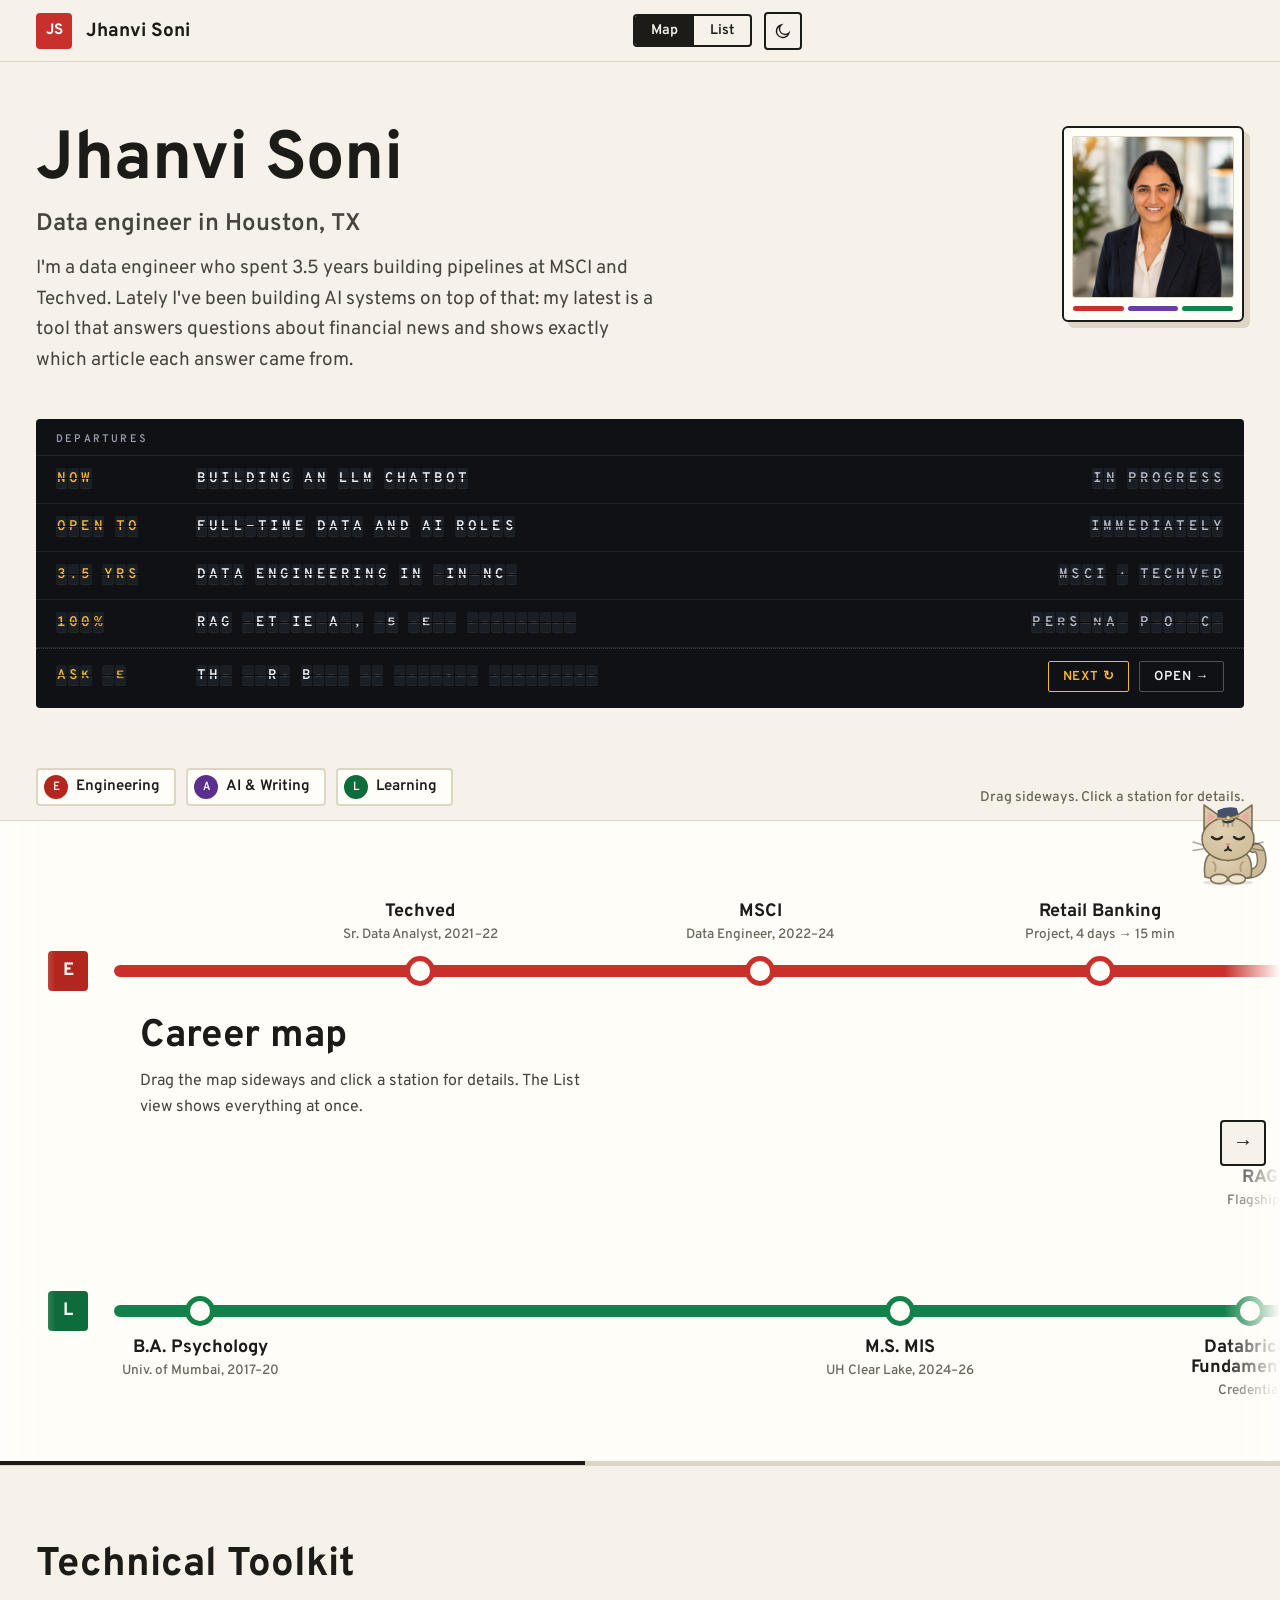
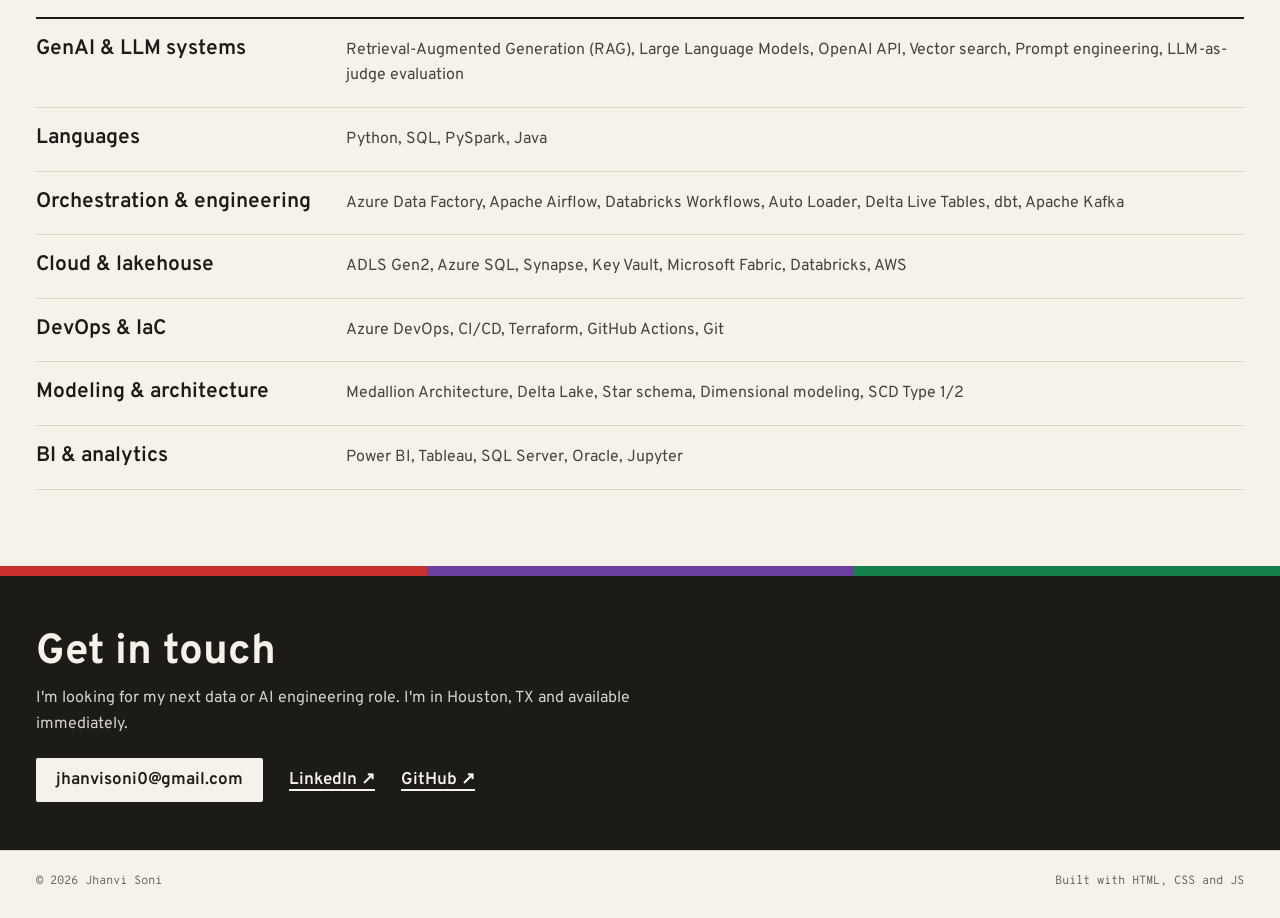
<file: index.html>
<!DOCTYPE html>
<html lang="en">
<head>
<meta charset="UTF-8">
<meta name="viewport" content="width=device-width, initial-scale=1.0">

<script>
(function(){
  var r = document.documentElement;
  try {
    var t = localStorage.getItem('theme');
    if (t !== 'light' && t !== 'dark') { var h = new Date().getHours(); t = (h >= 7 && h < 19) ? 'light' : 'dark'; }
    r.setAttribute('data-theme', t);
    var v = localStorage.getItem('view');
    if (v !== 'map' && v !== 'list') { v = window.innerWidth >= 900 ? 'map' : 'list'; }
    r.setAttribute('data-view', v);
  } catch (e) {
    r.setAttribute('data-theme', 'dark');
    r.setAttribute('data-view', 'list');
  }
})();
</script>

<title>Jhanvi Soni | Data Engineer (RAG, GenAI, Databricks)</title>
<meta name="description" content="Data engineer in Houston, TX. 3.5 years building pipelines at MSCI and Techved, and a RAG project that answers questions about financial news and cites the article behind each answer.">
<link rel="canonical" href="https://jhanvisoni0.github.io/">

<meta property="og:type" content="profile">
<meta property="og:url" content="https://jhanvisoni0.github.io/">
<meta property="og:title" content="Jhanvi Soni | Data Engineer (RAG, GenAI, Databricks)">
<meta property="og:description" content="Data engineer in Houston, TX. Pipelines at MSCI and Techved, plus a RAG project that cites the article behind each answer.">
<meta property="og:image" content="https://jhanvisoni0.github.io/assets/profile.jpg">
<meta property="profile:first_name" content="Jhanvi">
<meta property="profile:last_name" content="Soni">

<meta name="twitter:card" content="summary_large_image">
<meta name="twitter:title" content="Jhanvi Soni | Data Engineer (RAG, GenAI, Databricks)">
<meta name="twitter:description" content="Data engineer in Houston, TX. Pipelines at MSCI and Techved, plus a RAG project that cites the article behind each answer.">
<meta name="twitter:image" content="https://jhanvisoni0.github.io/assets/profile.jpg">

<link rel="icon" type="image/png" sizes="32x32" href="assets/favicon-32.png">
<link rel="icon" type="image/png" sizes="512x512" href="assets/favicon-512.png">
<link rel="apple-touch-icon" sizes="180x180" href="assets/apple-touch-icon.png">

<script type="application/ld+json">
{
  "@context": "https://schema.org",
  "@type": "Person",
  "name": "Jhanvi Soni",
  "url": "https://jhanvisoni0.github.io/",
  "image": "https://jhanvisoni0.github.io/assets/profile.jpg",
  "jobTitle": "Data Engineer",
  "description": "Data engineer in Houston, TX with 3.5 years of experience at MSCI and Techved, now building RAG and GenAI systems.",
  "email": "mailto:jhanvisoni0@gmail.com",
  "address": { "@type": "PostalAddress", "addressLocality": "Houston", "addressRegion": "TX", "addressCountry": "US" },
  "alumniOf": [ { "@type": "CollegeOrUniversity", "name": "University of Houston Clear Lake" } ],
  "sameAs": [ "https://linkedin.com/in/jhanvisonii/", "https://github.com/Jhanvisoni0" ]
}
</script>

<link rel="stylesheet" href="style.css?v=41">
</head>
<body>

<a class="skip" href="#main">Skip to content</a>

<header class="bar">
  <a class="brand" href="#top" aria-label="Jhanvi Soni, back to top">
    <span class="roundel"><b>JS</b></span>
    <span class="brand-name">Jhanvi Soni</span>
  </a>
  <div class="bar-tools">
    <div class="seg" role="group" aria-label="Choose view">
      <button type="button" data-view-btn="map" aria-pressed="true">Map</button>
      <button type="button" data-view-btn="list" aria-pressed="false">List</button>
    </div>
    <button type="button" class="icon-btn" id="themeToggle" aria-label="Switch theme">
      <svg class="i-sun" viewBox="0 0 24 24" width="18" height="18" fill="none" stroke="currentColor" stroke-width="1.8" aria-hidden="true"><circle cx="12" cy="12" r="4.2"/><path d="M12 2.5v2.4M12 19.1v2.4M4.2 4.2l1.7 1.7M18.1 18.1l1.7 1.7M2.5 12h2.4M19.1 12h2.4M4.2 19.8l1.7-1.7M18.1 5.9l1.7-1.7"/></svg>
      <svg class="i-moon" viewBox="0 0 24 24" width="18" height="18" fill="none" stroke="currentColor" stroke-width="1.8" aria-hidden="true"><path d="M20 14.5A8.5 8.5 0 1 1 9.5 4a7 7 0 0 0 10.5 10.5z"/></svg>
    </button>
  </div>
</header>

<main id="main">

<!-- ======================= INTRO / DEPARTURE BOARD ======================= -->
<section class="intro wrap" id="top">
  <div class="intro-grid">
    <div class="intro-text">
      <h1>Jhanvi Soni</h1>
      <p class="role">Data engineer in Houston, TX</p>
      <p class="lede">I'm a data engineer who spent 3.5 years building pipelines at MSCI and Techved. Lately I've been building AI systems on top of that: my latest is a tool that answers questions about financial news and shows exactly which article each answer came from.</p>
    </div>
    <figure class="frame"><img class="photo" src="assets/profile.jpg?v=3" alt="Portrait of Jhanvi Soni" width="160" height="160"><span class="frame-lines" aria-hidden="true"><i></i><i></i><i></i></span></figure>
  </div>

  <div class="board" aria-label="Departure board">
    <div class="board-head"><span>Departures</span></div>
    <div class="board-row">
      <span class="sr">Now: building an LLM chatbot. In progress.</span>
      <span class="b-k flip" data-text="NOW" aria-hidden="true">NOW</span>
      <span class="b-v flip" data-text="Building an LLM chatbot" aria-hidden="true">Building an LLM chatbot</span>
      <span class="b-s flip" data-text="In progress" aria-hidden="true">In progress</span>
    </div>
    <div class="board-row">
      <span class="b-k">OPEN TO</span>
      <span class="b-v">Full-time data and AI roles</span>
      <span class="b-s">Immediately</span>
    </div>
    <div class="board-row">
      <span class="b-k">3.5 YRS</span>
      <span class="b-v">Data engineering in finance</span>
      <span class="b-s">MSCI · Techved</span>
    </div>
    <div class="board-row">
      <span class="sr">100 percent retrieval accuracy on a 15-question RAG test. Personal project.</span>
      <span class="b-k" aria-hidden="true">100%</span>
      <span class="b-v" aria-hidden="true">RAG retrieval, 15 test questions</span>
      <span class="b-s" aria-hidden="true">Personal project</span>
    </div>
    <div class="board-row board-ask">
      <span class="b-k">ASK ME</span>
      <span class="b-v ask-v">The XBRL bug: 0% keyword detection</span>
      <span class="b-s ask-actions">
        <button type="button" class="ask-flip" aria-label="Show another question">Next &#8635;</button>
        <a class="ask-go" href="#st-rag">Open &rarr;</a>
      </span>
      <span class="sr ask-live" aria-live="polite"></span>
    </div>
  </div>
</section>

<!-- ======================= THE MAP ======================= -->
<section class="mapsec" id="map" aria-label="Career transit map">
  <div class="map-head wrap">
    <div class="legend" role="group" aria-label="Highlight a line">
      <button type="button" class="lg" data-line="eng" aria-pressed="false"><i>E</i>Engineering</button>
      <button type="button" class="lg" data-line="ai" aria-pressed="false"><i>A</i>AI &amp; Writing</button>
      <button type="button" class="lg" data-line="lrn" aria-pressed="false"><i>L</i>Learning</button>
    </div>
    <p class="map-hint" id="mapHint">Drag sideways. Click a station for details.</p>
  </div>
  <div class="map-frame" id="mapFrame" data-focus="">
    <button type="button" class="map-arrow prev" id="mapPrev" aria-label="Scroll the map left">←</button>
    <button type="button" class="map-arrow next" id="mapNext" aria-label="Scroll the map right">→</button>
    <div class="map-scroll" id="mapScroll" tabindex="0" role="region" aria-label="Career map. Scroll sideways to move along the lines.">
      <div class="map-canvas" id="mapCanvas">
        <div class="map-intro">
          <h2>Career map</h2>
          <p>Drag the map sideways and click a station for details. The List view shows everything at once.</p>
        </div>
      </div>
    </div>
    <div class="map-progress" aria-hidden="true"><span id="mapBar"></span></div>
  </div>
</section>

<!-- ======================= TIMETABLE (LIST VIEW + SINGLE SOURCE OF TRUTH) ======================= -->
<section class="list wrap" id="timetable" aria-label="Experience, projects and writing">
  <div class="list-head">
    <h2>Experience, projects and writing</h2>
    <p>The same stations as the map, grouped by line.</p>
  </div>
  <div class="list-cols">

    <div class="lgroup" data-line="eng">
      <div class="lg-head">
        <h3 class="lg-title"><i>E</i>Engineering line</h3>
        <p class="lg-sub">Jobs and data-platform projects</p>
      </div>

      <article class="station" id="st-techved" data-line="eng" data-x="420" data-y="150" data-label="up" data-name="Techved" data-sub="Sr. Data Analyst, 2021–22">
        <p class="st-meta"><span class="st-kind">Role</span><span class="st-when">Jan 2021 – Jul 2022</span></p>
        <h3 class="st-title">Techved Consultancy</h3>
        <p class="st-role">Senior Data Analyst, Mumbai, India</p>
        <p class="st-sum">Analytics consulting across 6+ client engagements: SQL and Python pipelines, dimensional models and live dashboards.</p>
        <ul class="st-points">
          <li>Built SQL and Python pipelines, dimensional models, and Power BI/Tableau dashboards that replaced manual reporting with real-time operational visibility.</li>
          <li>Contributed to $300K+ in client expansion revenue by delivering proof-of-concept data models and dashboards.</li>
          <li>Promoted from Associate to Senior Associate within 11 months.</li>
          <li>Validated data accuracy with Advanced Excel and SQL ahead of stakeholder-facing presentations.</li>
        </ul>
        <dl class="st-metrics"><div><dt>$300K+</dt><dd>client expansion revenue contributed</dd></div><div><dt>6+</dt><dd>client engagements</dd></div><div><dt>11 mo</dt><dd>to promotion</dd></div></dl>
        <p class="st-tags"><span>SQL</span><span>Python</span><span>Power BI</span><span>Tableau</span><span>Dimensional modeling</span></p>
      </article>

      <article class="station" id="st-msci" data-line="eng" data-x="760" data-y="150" data-label="up" data-name="MSCI" data-sub="Data Engineer, 2022–24">
        <p class="st-meta"><span class="st-kind">Role</span><span class="st-when">Aug 2022 – Jul 2024</span></p>
        <h3 class="st-title">MSCI</h3>
        <p class="st-role">Data Engineer / Data Analyst, Morgan Stanley Capital International, Mumbai</p>
        <p class="st-sum">Production lakehouse and reporting pipelines for equity and Real Assets data, used as the source of truth by quant, risk and product teams.</p>
        <ul class="st-points">
          <li>Cut average query time by 40% with partition pruning, predicate pushdown and Z-ordering across equity and Real Assets reporting pipelines.</li>
          <li>Lifted reporting accuracy 20% with automated data-quality frameworks monitoring 100+ feeds: schema mismatch, null and duplicate checks, audit logging.</li>
          <li>Migrated 20+ legacy SQL workflows to PySpark on Azure Databricks; designed star-schema fact/dimension tables and SCD Type 1 &amp; 2 models.</li>
          <li>Built ETL/ELT on Azure (ADLS Gen2, Azure SQL, ADF), provisioned with Terraform and shipped through Azure DevOps CI/CD with automated validation gates.</li>
          <li>Built self-serve Power BI semantic models and mentored junior analysts on Databricks and Delta Lake practices.</li>
        </ul>
        <dl class="st-metrics"><div><dt>40%</dt><dd>faster query execution</dd></div><div><dt>20%</dt><dd>reporting accuracy lift</dd></div><div><dt>100+</dt><dd>feeds monitored</dd></div><div><dt>20+</dt><dd>workflows migrated</dd></div></dl>
        <p class="st-tags"><span>PySpark</span><span>Azure Databricks</span><span>Delta Lake</span><span>Terraform</span><span>Azure DevOps</span><span>Power BI</span></p>
      </article>

      <article class="station" id="st-banking" data-line="eng" data-x="1100" data-y="150" data-label="up" data-name="Retail Banking" data-sub="Project, 4 days → 15 min">
        <p class="st-meta"><span class="st-kind">Project</span><span class="st-when">Personal project</span></p>
        <h3 class="st-title">Retail Banking Customer Analytics</h3>
        <p class="st-role">Azure data platform</p>
        <p class="st-sum">Unifies customer, loan and transaction data from 3 source systems into one automated Medallion pipeline with nightly anomaly scoring and a live Power BI dashboard.</p>
        <ul class="st-points">
          <li>Cut the reporting cycle from 4 days to 15 minutes with a Gold-layer Customer 360: loan-to-deposit ratio, delinquency flags, transaction velocity.</li>
          <li>Ingests 50K transactions and 5K customer profiles through ADF and Auto Loader into ADLS Gen2; Databricks Workflows runs it daily at 6 AM with retries and alerts.</li>
          <li>An Isolation Forest model flagged 1,500 high-risk transactions on its first run, tracked in MLflow; credentials live in Key Vault with table-level RBAC through Unity Catalog.</li>
        </ul>
        <dl class="st-metrics"><div><dt>4d → 15m</dt><dd>reporting cycle</dd></div><div><dt>50K</dt><dd>transactions processed</dd></div><div><dt>1,500</dt><dd>high-risk flags, first run</dd></div></dl>
        <p class="st-tags"><span>Azure Data Factory</span><span>Databricks</span><span>PySpark</span><span>Delta Lake</span><span>Kafka</span><span>Terraform</span><span>Power BI</span><span>MLflow</span></p>
        <p class="st-links"><a href="project-retail-banking.html">Full case study →</a><a href="https://github.com/Jhanvisoni0" target="_blank" rel="noopener">GitHub ↗</a></p>
      </article>

      <article class="station" id="st-assets" data-line="eng" data-x="1400" data-y="150" data-label="up" data-name="Real Assets" data-sub="Project, +86% simulated">
        <p class="st-meta"><span class="st-kind">Project</span><span class="st-when">Personal project</span></p>
        <h3 class="st-title">Real Assets Investment Intelligence</h3>
        <p class="st-role">Databricks analytics platform</p>
        <p class="st-sum">Tracks 15 real assets (REITs, infrastructure, gold, oil) across six years, computes risk metrics daily, flags market stress automatically and forecasts 90 days ahead.</p>
        <ul class="st-points">
          <li>Ingests 22,635 rows of market data and macro indicators (yfinance, FRED) into Delta Lake on Unity Catalog through a Bronze → Silver → Gold pipeline.</li>
          <li>PySpark window functions compute returns, rolling volatility, Sharpe ratio, max drawdown and S&amp;P 500 correlation; a simulated $10K portfolio grew to $18,645 (86%).</li>
          <li>Isolation Forest flagged 1,131 stress events and Prophet forecasts 90-day returns, all tracked in MLflow.</li>
          <li>Joining Fed Funds Rate data showed REITs returning 23.26% a year in low-rate periods versus −8.17% during rate transitions.</li>
        </ul>
        <dl class="st-metrics"><div><dt>86%</dt><dd>simulated portfolio return</dd></div><div><dt>1,131</dt><dd>anomalies flagged</dd></div><div><dt>22,635</dt><dd>rows ingested</dd></div></dl>
        <p class="st-tags"><span>Databricks</span><span>PySpark</span><span>Delta Lake</span><span>MLflow</span><span>Prophet</span><span>Unity Catalog</span></p>
        <p class="st-links"><a href="project-real-assets.html">Full case study →</a><a href="https://github.com/Jhanvisoni0" target="_blank" rel="noopener">GitHub ↗</a></p>
      </article>
    </div>

    <div class="lgroup" data-line="ai">
      <div class="lg-head">
        <h3 class="lg-title"><i>A</i>AI &amp; Writing line</h3>
        <p class="lg-sub">RAG platform, blog posts and current work</p>
      </div>

      <article class="station" id="st-rag" data-line="ai" data-x="1300" data-y="320" data-label="down" data-link="eng" data-name="RAG Platform" data-sub="Flagship, 100% retrieval">
        <p class="st-meta"><span class="st-kind">Flagship project</span><span class="st-when">Personal project, live demo</span></p>
        <h3 class="st-title">Financial News Intelligence RAG Platform</h3>
        <p class="st-role">GenAI on Azure Databricks</p>
        <p class="st-sum">A research assistant that reads SEC filings and financial news and answers with citations, and says so plainly when the data can't support an answer.</p>
        <ul class="st-points">
          <li>100% retrieval accuracy on a 15-question evaluation set; every answer traceable to its source.</li>
          <li>Found and fixed inline-XBRL markup silently corrupting filing text, restoring risk-keyword detection from 0%.</li>
          <li>Citation-grounded generation with LLM-as-judge evaluation; deliberately unanswerable questions confirm it refuses instead of hallucinating.</li>
          <li>Moved embeddings from local inference to an API to fix a memory-limited deployment: a public demo with no ongoing infrastructure.</li>
        </ul>
        <dl class="st-metrics"><div><dt>100%</dt><dd>retrieval accuracy</dd></div><div><dt>15</dt><dd>evaluation questions</dd></div><div><dt>5</dt><dd>public companies</dd></div><div><dt>15+</dt><dd>unit tests in CI</dd></div></dl>
        <p class="st-note">The live demo asks for your own OpenAI API key and can take about 30 seconds to wake up.</p>
        <p class="st-tags"><span>Python</span><span>Azure Databricks</span><span>Delta Lake</span><span>OpenAI</span><span>ChromaDB</span><span>MLflow</span><span>Terraform</span><span>GitHub Actions</span></p>
        <p class="st-links"><a href="project-financial-rag.html">Full case study →</a><a href="https://financial-news-intelligence-rag-spfkf8yfjgbvxuzqiozyth.streamlit.app/" target="_blank" rel="noopener">Live demo ↗</a><a href="https://github.com/Jhanvisoni0/financial-news-intelligence-rag" target="_blank" rel="noopener">GitHub ↗</a></p>
      </article>

      <article class="station" id="st-post-realization" data-line="ai" data-x="1560" data-y="320" data-label="up" data-name="Databricks, rethought" data-sub="Post, 2026">
        <p class="st-meta"><span class="st-kind">Post</span><span class="st-when">2026</span></p>
        <h3 class="st-title">What Building a Banking Platform Taught Me About Databricks</h3>
        <p class="st-sum">I thought Databricks was managed Spark. Building a real platform showed me it replaces the pile of tools instead of joining it.</p>
        <p class="st-links"><a href="blog-databricks-realization.html">Read the post →</a></p>
      </article>

      <article class="station" id="st-post-ltap" data-line="ai" data-x="1740" data-y="320" data-label="down" data-name="LTAP explained" data-sub="Post, 2026">
        <p class="st-meta"><span class="st-kind">Post</span><span class="st-when">2026</span></p>
        <h3 class="st-title">LTAP: 45 Years of Transactional/Analytical Split, Solved?</h3>
        <p class="st-sum">What Databricks' LTAP announcement actually is, explained with a restaurant, a courier and one shared whiteboard.</p>
        <p class="st-links"><a href="blog-ltap.html">Read the post →</a></p>
      </article>

      <article class="station" id="st-post-rt" data-line="ai" data-x="1920" data-y="320" data-label="up" data-name="Lakehouse//RT" data-sub="Post, 2026">
        <p class="st-meta"><span class="st-kind">Post</span><span class="st-when">2026</span></p>
        <h3 class="st-title">Lakehouse//RT: When "Real-Time Lakehouse" Stopped Being Marketing Speak</h3>
        <p class="st-sum">10ms latency, up to 16x faster, no copies and no separate serving layer. How it works and why it matters.</p>
        <p class="st-links"><a href="blog-lakehouse-rt.html">Read the post →</a></p>
      </article>

      <article class="station" id="st-post-layers" data-line="ai" data-x="2100" data-y="320" data-label="down" data-name="AI in every layer" data-sub="Post, 2026">
        <p class="st-meta"><span class="st-kind">Post</span><span class="st-when">2026</span></p>
        <h3 class="st-title">AI Isn't Sitting on Top of Databricks Anymore</h3>
        <p class="st-sum">AI/BI Genie, Genie Ontology, Agent Bricks and Unity AI Gateway: AI woven into every layer of the platform. Context closer to data, governance closer to AI.</p>
        <p class="st-links"><a href="blog-databricks-ai-layers.html">Read the post →</a></p>
      </article>

      <article class="station" id="st-chatbot" data-line="ai" data-x="2280" data-y="320" data-label="up" data-state="building" data-name="LLM Chatbot" data-sub="In progress">
        <p class="st-meta"><span class="st-kind">Project</span><span class="st-when">In progress</span></p>
        <h3 class="st-title">LLM Chatbot</h3>
        <p class="st-sum">A conversational assistant covering orchestration, retrieval and evaluation. Not released yet.</p>
      </article>
    </div>

    <div class="lgroup" data-line="lrn">
      <div class="lg-head">
        <h3 class="lg-title"><i>L</i>Learning line</h3>
        <p class="lg-sub">Education and certifications</p>
      </div>

      <article class="station" id="st-ba" data-line="lrn" data-x="200" data-y="490" data-label="down" data-name="B.A. Psychology" data-sub="Univ. of Mumbai, 2017–20">
        <p class="st-meta"><span class="st-kind">Education</span><span class="st-when">Jul 2017 – May 2020</span></p>
        <h3 class="st-title">B.A. Psychology</h3>
        <p class="st-role">University of Mumbai, India</p>
      </article>

      <article class="station" id="st-ms" data-line="lrn" data-x="900" data-y="490" data-label="down" data-name="M.S. MIS" data-sub="UH Clear Lake, 2024–26">
        <p class="st-meta"><span class="st-kind">Education</span><span class="st-when">Aug 2024 – May 2026</span></p>
        <h3 class="st-title">M.S. Management Information Systems</h3>
        <p class="st-role">University of Houston Clear Lake, TX</p>
      </article>

      <article class="station" id="st-cert-fund" data-line="lrn" data-x="1250" data-y="490" data-label="down" data-name="Databricks Fundamentals" data-sub="Credential">
        <p class="st-meta"><span class="st-kind">Credential</span><span class="st-when">Verifiable</span></p>
        <h3 class="st-title">Databricks Fundamentals</h3>
        <p class="st-links"><a href="https://credentials.databricks.com/c94e4aed-7f92-49dc-98fb-2a4e784ddee0" target="_blank" rel="noopener">Verify credential ↗</a></p>
      </article>

      <article class="station" id="st-cert-aws" data-line="lrn" data-x="1550" data-y="490" data-label="down" data-name="AWS Cloud Practitioner" data-sub="Credential">
        <p class="st-meta"><span class="st-kind">Credential</span><span class="st-when">Verifiable</span></p>
        <h3 class="st-title">AWS Cloud Practitioner</h3>
        <p class="st-links"><a href="https://www.credly.com/badges/a01ecd6c-46ab-45b5-8eb7-16ce52265665/linked_in_profile" target="_blank" rel="noopener">Verify credential ↗</a></p>
      </article>

      <article class="station" id="st-cert-azure" data-line="lrn" data-x="1850" data-y="490" data-label="down" data-name="Azure Databricks DE" data-sub="Associate, credential">
        <p class="st-meta"><span class="st-kind">Credential</span><span class="st-when">Verifiable</span></p>
        <h3 class="st-title">Azure Databricks Data Engineer Associate</h3>
        <p class="st-links"><a href="https://learn.microsoft.com/en-in/users/jhanvisoni-0857/credentials/c6d1f3ed6f9d9ac6" target="_blank" rel="noopener">Verify credential ↗</a></p>
      </article>
    </div>

  </div>
</section>

<div hidden>
  <article class="station" id="st-contact" data-line="all" data-x="2560" data-y="320" data-label="right" data-big="1" data-name="Contact" data-sub="Get in touch">
    <p class="st-meta"><span class="st-kind">Contact</span></p>
    <h3 class="st-title">Get in touch</h3>
    <p class="st-sum">I'm looking for my next data or AI engineering role. I'm based in Houston, TX and available immediately.</p>
    <p class="st-links"><a href="mailto:jhanvisoni0@gmail.com">jhanvisoni0@gmail.com</a><a href="https://linkedin.com/in/jhanvisonii/" target="_blank" rel="noopener">LinkedIn ↗</a><a href="https://github.com/Jhanvisoni0" target="_blank" rel="noopener">GitHub ↗</a></p>
  </article>
</div>

<!-- ======================= TECHNICAL TOOLKIT ======================= -->
<section class="kit wrap" id="toolkit" aria-label="Technical toolkit">
  <div class="sec-head">
    <h2>Technical Toolkit</h2>
  </div>
  <div class="kit-table">
    <div class="kit-row"><h3>GenAI &amp; LLM systems</h3><p>Retrieval-Augmented Generation (RAG), Large Language Models, OpenAI API, Vector search, Prompt engineering, LLM-as-judge evaluation</p></div>
    <div class="kit-row"><h3>Languages</h3><p>Python, SQL, PySpark, Java</p></div>
    <div class="kit-row"><h3>Orchestration &amp; engineering</h3><p>Azure Data Factory, Apache Airflow, Databricks Workflows, Auto Loader, Delta Live Tables, dbt, Apache Kafka</p></div>
    <div class="kit-row"><h3>Cloud &amp; lakehouse</h3><p>ADLS Gen2, Azure SQL, Synapse, Key Vault, Microsoft Fabric, Databricks, AWS</p></div>
    <div class="kit-row"><h3>DevOps &amp; IaC</h3><p>Azure DevOps, CI/CD, Terraform, GitHub Actions, Git</p></div>
    <div class="kit-row"><h3>Modeling &amp; architecture</h3><p>Medallion Architecture, Delta Lake, Star schema, Dimensional modeling, SCD Type 1/2</p></div>
    <div class="kit-row"><h3>BI &amp; analytics</h3><p>Power BI, Tableau, SQL Server, Oracle, Jupyter</p></div>
  </div>
</section>

<!-- ======================= TERMINUS / CONTACT ======================= -->
<section class="terminus" id="contact" aria-label="Contact">
  <div class="wrap">
    <h2>Get in touch</h2>
    <p class="term-sub">I'm looking for my next data or AI engineering role. I'm in Houston, TX and available immediately.</p>
    <p class="term-links">
      <a href="mailto:jhanvisoni0@gmail.com">jhanvisoni0@gmail.com</a>
      <a href="https://linkedin.com/in/jhanvisonii/" target="_blank" rel="noopener">LinkedIn ↗</a>
      <a href="https://github.com/Jhanvisoni0" target="_blank" rel="noopener">GitHub ↗</a>
    </p>
  </div>
</section>

</main>

<footer class="footer">
  <div class="wrap footer-inner">
    <span>© 2026 Jhanvi Soni</span>
    <span class="footer-dim">Built with HTML, CSS and JS</span>
  </div>
</footer>

<!-- Station details drawer (map view) -->
<aside class="drawer" id="drawer" role="dialog" aria-label="Station details" tabindex="-1">
  <div class="dr-top">
    <div class="dr-line"><span class="badge" id="drBadge">E</span><span id="drLine">Engineering line</span></div>
    <button type="button" class="icon-btn" id="drClose" aria-label="Close details">✕</button>
  </div>
  <div class="dr-body" id="drBody"></div>
  <div class="dr-foot">
    <button type="button" class="dr-nav" id="drPrev"></button>
    <button type="button" class="dr-nav next" id="drNext"></button>
  </div>
</aside>

<script src="script.js?v=26"></script>
</body>
</html>
</file>
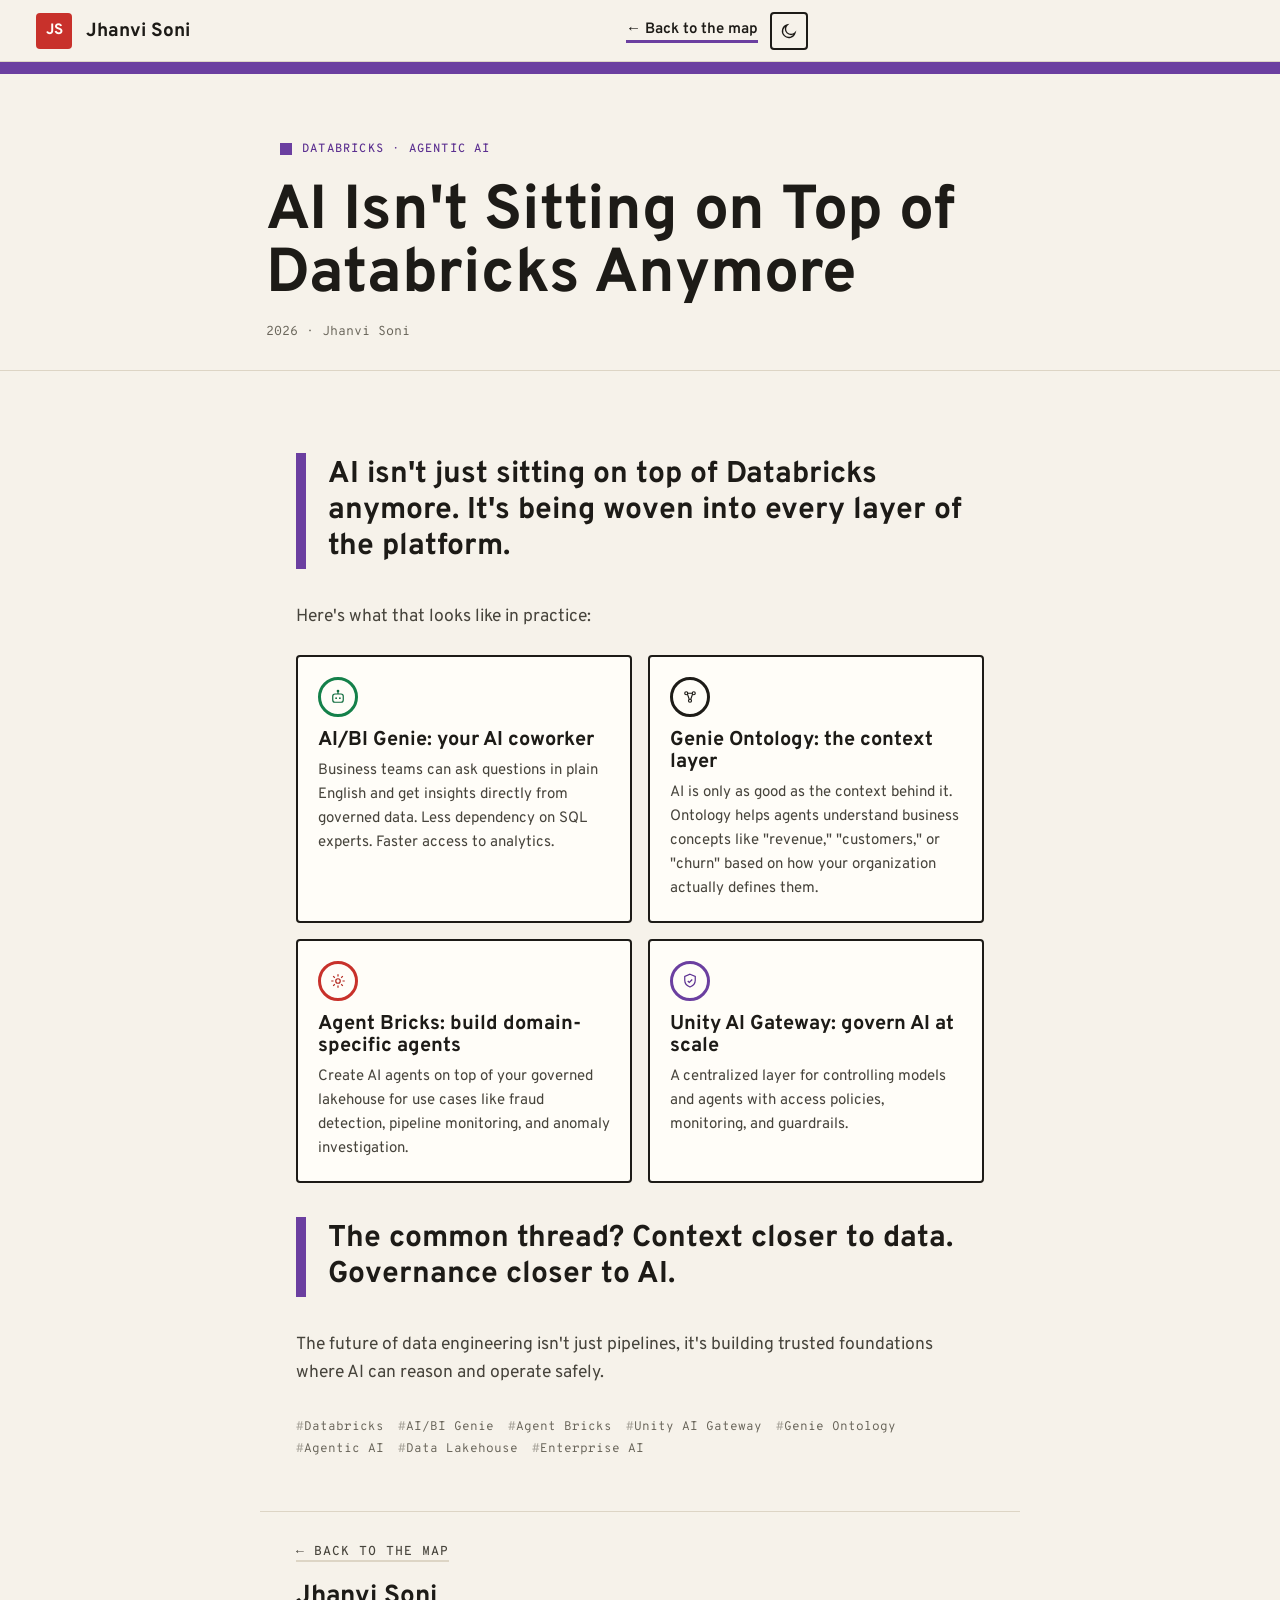
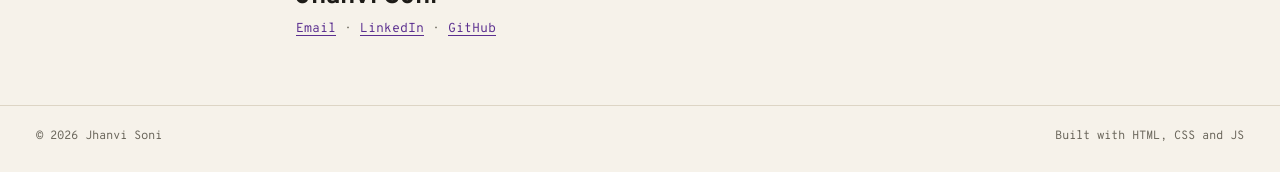
<file: blog-databricks-ai-layers.html>
<!DOCTYPE html>
<html lang="en">
<head>
<meta charset="UTF-8">
<meta name="viewport" content="width=device-width, initial-scale=1.0">


<script>
(function(){
  try {
    var saved = localStorage.getItem('theme');
    var theme = saved;
    if (theme !== 'light' && theme !== 'dark') {
      var hour = new Date().getHours();
      theme = (hour >= 7 && hour < 19) ? 'light' : 'dark';
    }
    document.documentElement.setAttribute('data-theme', theme);
  } catch(e) {
    document.documentElement.setAttribute('data-theme', 'dark');
  }
})();
</script>

<title>AI Isn't Sitting on Top of Databricks Anymore | Jhanvi Soni</title>
<meta name="description" content="AI/BI Genie, Genie Ontology, Agent Bricks, Unity AI Gateway, how AI is being woven into every layer of the Databricks platform, not just bolted on top.">
<link rel="canonical" href="https://jhanvisoni0.github.io/blog-databricks-ai-layers.html">

<meta property="og:type" content="article">
<meta property="og:url" content="https://jhanvisoni0.github.io/blog-databricks-ai-layers.html">
<meta property="og:title" content="AI Isn't Sitting on Top of Databricks Anymore">
<meta property="og:description" content="AI/BI Genie, Genie Ontology, Agent Bricks, Unity AI Gateway, how AI is being woven into every layer of the Databricks platform.">
<meta property="og:image" content="https://jhanvisoni0.github.io/assets/profile.jpg">

<meta name="twitter:card" content="summary_large_image">
<meta name="twitter:title" content="AI Isn't Sitting on Top of Databricks Anymore">
<meta name="twitter:description" content="AI/BI Genie, Genie Ontology, Agent Bricks, Unity AI Gateway, how AI is being woven into every layer of the Databricks platform.">
<meta name="twitter:image" content="https://jhanvisoni0.github.io/assets/profile.jpg">

<link rel="icon" type="image/png" sizes="32x32" href="assets/favicon-32.png">
<link rel="icon" type="image/png" sizes="512x512" href="assets/favicon-512.png">
<link rel="apple-touch-icon" sizes="180x180" href="assets/apple-touch-icon.png">

<link rel="stylesheet" href="style.css?v=41">
</head>
<body data-line="ai">

<a class="skip" href="#main">Skip to content</a>

<header class="bar">
  <a class="brand" href="index.html" aria-label="Jhanvi Soni, home">
    <span class="roundel"><b>JS</b></span>
    <span class="brand-name">Jhanvi Soni</span>
  </a>
  <div class="bar-tools">
    <a class="bar-back" href="index.html#st-post-layers">← Back to the map</a>
    <button type="button" class="icon-btn" id="themeToggle" aria-label="Switch theme">
      <svg class="i-sun" viewBox="0 0 24 24" width="18" height="18" fill="none" stroke="currentColor" stroke-width="1.8" aria-hidden="true"><circle cx="12" cy="12" r="4.2"/><path d="M12 2.5v2.4M12 19.1v2.4M4.2 4.2l1.7 1.7M18.1 18.1l1.7 1.7M2.5 12h2.4M19.1 12h2.4M4.2 19.8l1.7-1.7M18.1 5.9l1.7-1.7"/></svg>
      <svg class="i-moon" viewBox="0 0 24 24" width="18" height="18" fill="none" stroke="currentColor" stroke-width="1.8" aria-hidden="true"><path d="M20 14.5A8.5 8.5 0 1 1 9.5 4a7 7 0 0 0 10.5 10.5z"/></svg>
    </button>
  </div>
</header>

<main id="main">

<header class="article-header">
  <div class="container">
    <a href="index.html#st-post-layers" class="back-link">← Back to the map</a>
    <span class="article-tag">DATABRICKS · AGENTIC AI</span>
    <h1 class="article-title">AI Isn't Sitting on Top of Databricks Anymore</h1>
    <p class="article-meta">2026 · Jhanvi Soni</p>
  </div>
</header>

<article class="article-body">
  <p class="pull-quote">AI isn't just sitting on top of Databricks anymore. It's being woven into every layer of the platform.</p>

  <p>Here's what that looks like in practice:</p>

  <div class="principles-grid-2col">
    <div class="principle">
      <div class="project-icon-badge project-icon-badge-cyan" aria-hidden="true">
        <svg viewBox="0 0 24 24" width="18" height="18" fill="none" stroke="currentColor" stroke-width="1.6"><rect x="5" y="8" width="14" height="11" rx="3"/><circle cx="9.5" cy="13.5" r="1.2" fill="currentColor" stroke="none"/><circle cx="14.5" cy="13.5" r="1.2" fill="currentColor" stroke="none"/><path d="M12 8V5"/><circle cx="12" cy="4" r="1"/></svg>
      </div>
      <h4>AI/BI Genie: your AI coworker</h4>
      <p>Business teams can ask questions in plain English and get insights directly from governed data. Less dependency on SQL experts. Faster access to analytics.</p>
    </div>
    <div class="principle">
      <div class="project-icon-badge project-icon-badge-gold" aria-hidden="true">
        <svg viewBox="0 0 24 24" width="18" height="18" fill="none" stroke="currentColor" stroke-width="1.6"><circle cx="7" cy="7" r="2"/><circle cx="17" cy="7" r="2"/><circle cx="12" cy="17" r="2"/><path d="M8.6 8.2 L11 15.2 M15.4 8.2 L13 15.2 M9 7 H15"/></svg>
      </div>
      <h4>Genie Ontology: the context layer</h4>
      <p>AI is only as good as the context behind it. Ontology helps agents understand business concepts like "revenue," "customers," or "churn" based on how your organization actually defines them.</p>
    </div>
    <div class="principle">
      <div class="project-icon-badge project-icon-badge-bronze" aria-hidden="true">
        <svg viewBox="0 0 24 24" width="18" height="18" fill="none" stroke="currentColor" stroke-width="1.6"><circle cx="12" cy="12" r="3"/><path d="M12 3v3M12 18v3M3 12h3M18 12h3M5.6 5.6l2.1 2.1M16.3 16.3l2.1 2.1M5.6 18.4l2.1-2.1M16.3 7.7l2.1-2.1"/></svg>
      </div>
      <h4>Agent Bricks: build domain-specific agents</h4>
      <p>Create AI agents on top of your governed lakehouse for use cases like fraud detection, pipeline monitoring, and anomaly investigation.</p>
    </div>
    <div class="principle">
      <div class="project-icon-badge project-icon-badge-arch" aria-hidden="true">
        <svg viewBox="0 0 24 24" width="18" height="18" fill="none" stroke="currentColor" stroke-width="1.6"><path d="M12 3l7 3v5c0 4.5-3 7.5-7 9-4-1.5-7-4.5-7-9V6z"/><path d="M9 12l2 2 4-4"/></svg>
      </div>
      <h4>Unity AI Gateway: govern AI at scale</h4>
      <p>A centralized layer for controlling models and agents with access policies, monitoring, and guardrails.</p>
    </div>
  </div>

  <p class="pull-quote">The common thread? Context closer to data. Governance closer to AI.</p>

  <p>The future of data engineering isn't just pipelines, it's building trusted foundations where AI can reason and operate safely.</p>

  <div class="chip-row" style="margin-top:32px;">
    <span class="chip chip-sm">Databricks</span><span class="chip chip-sm">AI/BI Genie</span><span class="chip chip-sm">Agent Bricks</span><span class="chip chip-sm">Unity AI Gateway</span><span class="chip chip-sm">Genie Ontology</span><span class="chip chip-sm">Agentic AI</span><span class="chip chip-sm">Data Lakehouse</span><span class="chip chip-sm">Enterprise AI</span>
  </div>
</article>

</main>

<div class="article-footer">
  <a href="index.html#st-post-layers" class="back-link">← Back to the map</a>
  <p class="post-signoff">Jhanvi Soni</p>
  <p class="article-meta">
    <a href="mailto:jhanvisoni0@gmail.com">Email</a> ·
    <a href="https://linkedin.com/in/jhanvisonii/" target="_blank" rel="noopener">LinkedIn</a> ·
    <a href="https://github.com/Jhanvisoni0" target="_blank" rel="noopener">GitHub</a>
  </p>
</div>

<footer class="footer">
  <div class="container footer-inner">
    <span>© 2026 Jhanvi Soni</span>
    <span class="footer-dim">Built with HTML, CSS and JS</span>
  </div>
</footer>

<script src="script.js?v=26"></script>
</body>
</html>
</file>
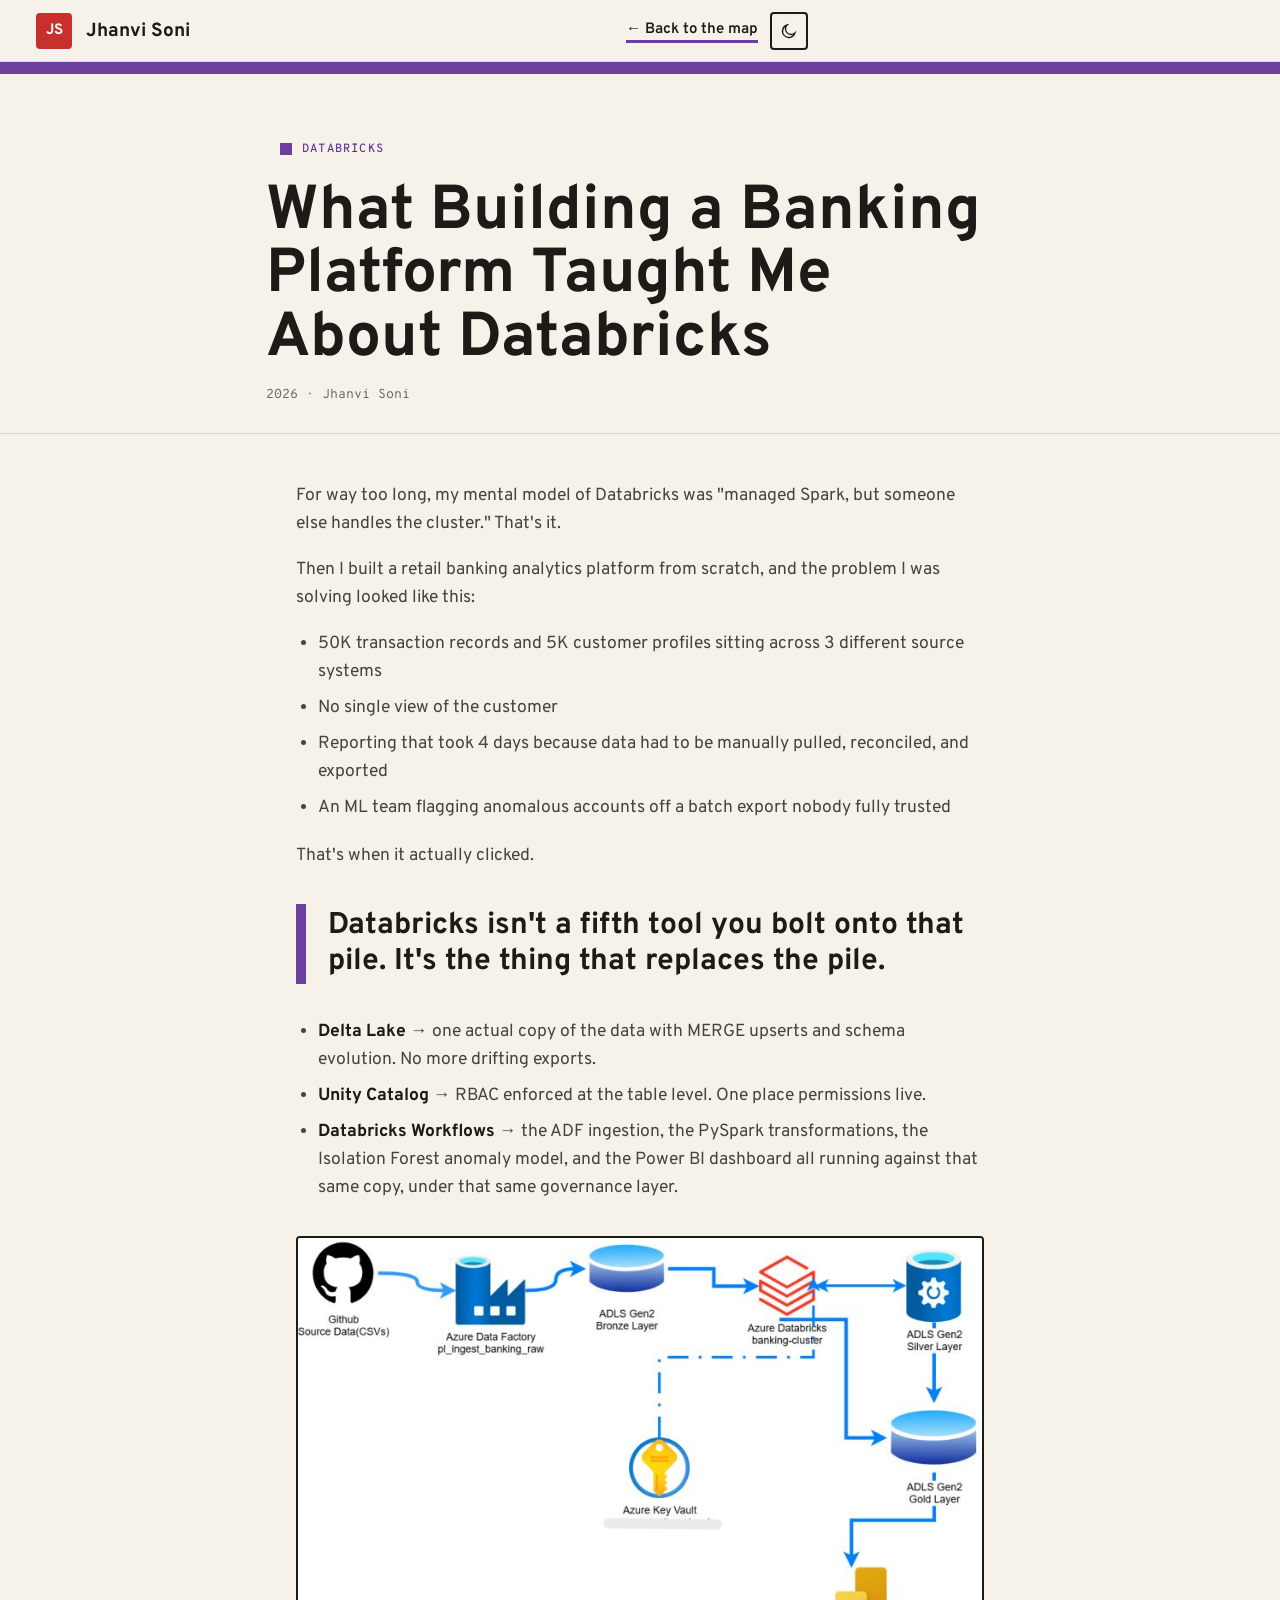
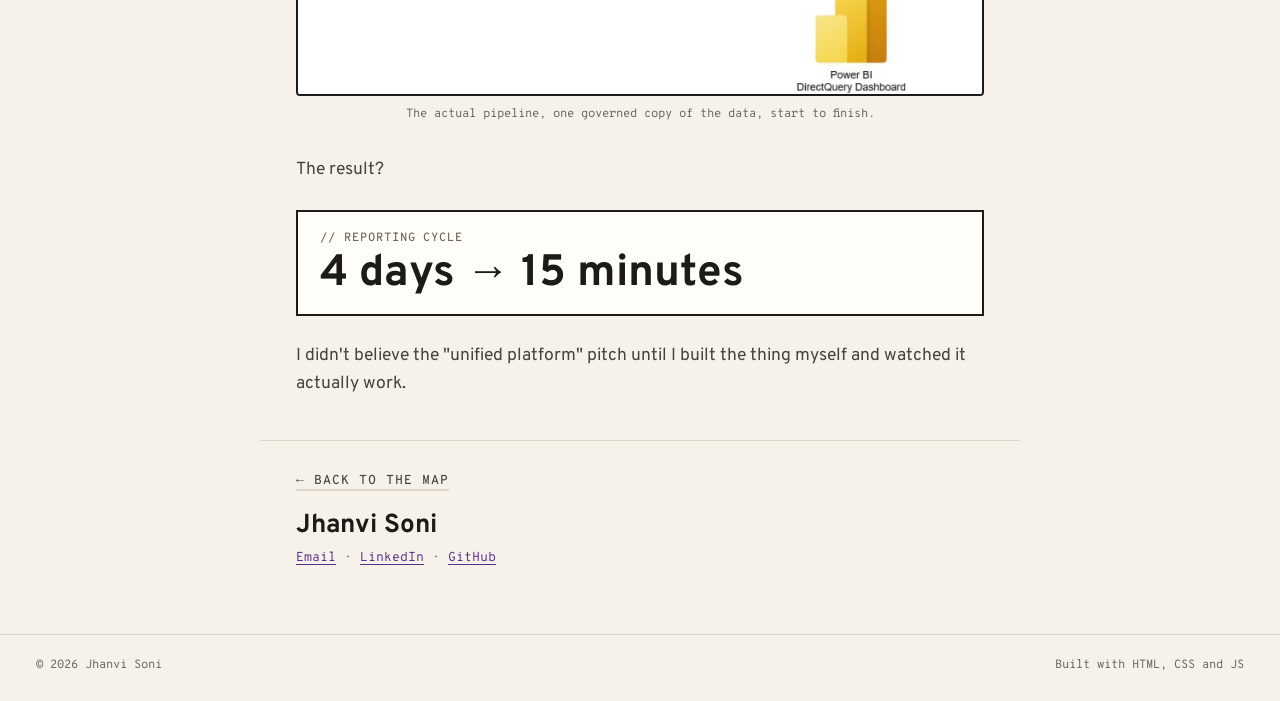
<file: blog-databricks-realization.html>
<!DOCTYPE html>
<html lang="en">
<head>
<meta charset="UTF-8">
<meta name="viewport" content="width=device-width, initial-scale=1.0">


<script>
(function(){
  try {
    var saved = localStorage.getItem('theme');
    var theme = saved;
    if (theme !== 'light' && theme !== 'dark') {
      var hour = new Date().getHours();
      theme = (hour >= 7 && hour < 19) ? 'light' : 'dark';
    }
    document.documentElement.setAttribute('data-theme', theme);
  } catch(e) {
    document.documentElement.setAttribute('data-theme', 'dark');
  }
})();
</script>

<title>What Building a Banking Platform Taught Me About Databricks | Jhanvi Soni</title>
<meta name="description" content="My mental model of Databricks was 'managed Spark.' Then I built a retail banking analytics platform from scratch, and it clicked: Databricks doesn't join the pile of tools, it replaces it.">
<link rel="canonical" href="https://jhanvisoni0.github.io/blog-databricks-realization.html">

<meta property="og:type" content="article">
<meta property="og:url" content="https://jhanvisoni0.github.io/blog-databricks-realization.html">
<meta property="og:title" content="What Building a Banking Platform Taught Me About Databricks">
<meta property="og:description" content="My mental model of Databricks was 'managed Spark.' Then I built a retail banking analytics platform from scratch, and it clicked.">
<meta property="og:image" content="https://jhanvisoni0.github.io/assets/blog-banking-architecture.png">

<meta name="twitter:card" content="summary_large_image">
<meta name="twitter:title" content="What Building a Banking Platform Taught Me About Databricks">
<meta name="twitter:description" content="My mental model of Databricks was 'managed Spark.' Then I built a retail banking analytics platform from scratch, and it clicked.">
<meta name="twitter:image" content="https://jhanvisoni0.github.io/assets/blog-banking-architecture.png">

<link rel="icon" type="image/png" sizes="32x32" href="assets/favicon-32.png">
<link rel="icon" type="image/png" sizes="512x512" href="assets/favicon-512.png">
<link rel="apple-touch-icon" sizes="180x180" href="assets/apple-touch-icon.png">

<link rel="stylesheet" href="style.css?v=41">
</head>
<body data-line="ai">

<a class="skip" href="#main">Skip to content</a>

<header class="bar">
  <a class="brand" href="index.html" aria-label="Jhanvi Soni, home">
    <span class="roundel"><b>JS</b></span>
    <span class="brand-name">Jhanvi Soni</span>
  </a>
  <div class="bar-tools">
    <a class="bar-back" href="index.html#st-post-realization">← Back to the map</a>
    <button type="button" class="icon-btn" id="themeToggle" aria-label="Switch theme">
      <svg class="i-sun" viewBox="0 0 24 24" width="18" height="18" fill="none" stroke="currentColor" stroke-width="1.8" aria-hidden="true"><circle cx="12" cy="12" r="4.2"/><path d="M12 2.5v2.4M12 19.1v2.4M4.2 4.2l1.7 1.7M18.1 18.1l1.7 1.7M2.5 12h2.4M19.1 12h2.4M4.2 19.8l1.7-1.7M18.1 5.9l1.7-1.7"/></svg>
      <svg class="i-moon" viewBox="0 0 24 24" width="18" height="18" fill="none" stroke="currentColor" stroke-width="1.8" aria-hidden="true"><path d="M20 14.5A8.5 8.5 0 1 1 9.5 4a7 7 0 0 0 10.5 10.5z"/></svg>
    </button>
  </div>
</header>

<main id="main">

<header class="article-header">
  <div class="container">
    <a href="index.html#st-post-realization" class="back-link">← Back to the map</a>
    <span class="article-tag">DATABRICKS</span>
    <h1 class="article-title">What Building a Banking Platform Taught Me About Databricks</h1>
    <p class="article-meta">2026 · Jhanvi Soni</p>
  </div>
</header>

<article class="article-body">
  <p>For way too long, my mental model of Databricks was "managed Spark, but someone else handles the cluster." That's it.</p>

  <p>Then I built a retail banking analytics platform from scratch, and the problem I was solving looked like this:</p>

  <ul>
    <li>50K transaction records and 5K customer profiles sitting across 3 different source systems</li>
    <li>No single view of the customer</li>
    <li>Reporting that took 4 days because data had to be manually pulled, reconciled, and exported</li>
    <li>An ML team flagging anomalous accounts off a batch export nobody fully trusted</li>
  </ul>

  <p>That's when it actually clicked.</p>

  <p class="pull-quote">Databricks isn't a fifth tool you bolt onto that pile. It's the thing that replaces the pile.</p>

  <ul>
    <li><strong>Delta Lake</strong> → one actual copy of the data with MERGE upserts and schema evolution. No more drifting exports.</li>
    <li><strong>Unity Catalog</strong> → RBAC enforced at the table level. One place permissions live.</li>
    <li><strong>Databricks Workflows</strong> → the ADF ingestion, the PySpark transformations, the Isolation Forest anomaly model, and the Power BI dashboard all running against that same copy, under that same governance layer.</li>
  </ul>

  <div class="article-image-block">
    <img src="assets/blog-banking-architecture.png" alt="Retail banking platform architecture: GitHub source data through Azure Data Factory into ADLS Gen2 Bronze, processed in Azure Databricks, landing in ADLS Gen2 Silver and Gold layers, secured via Azure Key Vault, and served through a Power BI DirectQuery dashboard." class="article-image">
    <p class="article-caption">The actual pipeline, one governed copy of the data, start to finish.</p>
  </div>

  <p>The result?</p>

  <div class="result-banner">
    <p class="result-banner-label">// reporting cycle</p>
    <p class="result-banner-value">4 days → 15 minutes</p>
  </div>

  <p>I didn't believe the "unified platform" pitch until I built the thing myself and watched it actually work.</p>
</article>

</main>

<div class="article-footer">
  <a href="index.html#st-post-realization" class="back-link">← Back to the map</a>
  <p class="post-signoff">Jhanvi Soni</p>
  <p class="article-meta">
    <a href="mailto:jhanvisoni0@gmail.com">Email</a> ·
    <a href="https://linkedin.com/in/jhanvisonii/" target="_blank" rel="noopener">LinkedIn</a> ·
    <a href="https://github.com/Jhanvisoni0" target="_blank" rel="noopener">GitHub</a>
  </p>
</div>

<footer class="footer">
  <div class="container footer-inner">
    <span>© 2026 Jhanvi Soni</span>
    <span class="footer-dim">Built with HTML, CSS and JS</span>
  </div>
</footer>

<script src="script.js?v=26"></script>
</body>
</html>
</file>
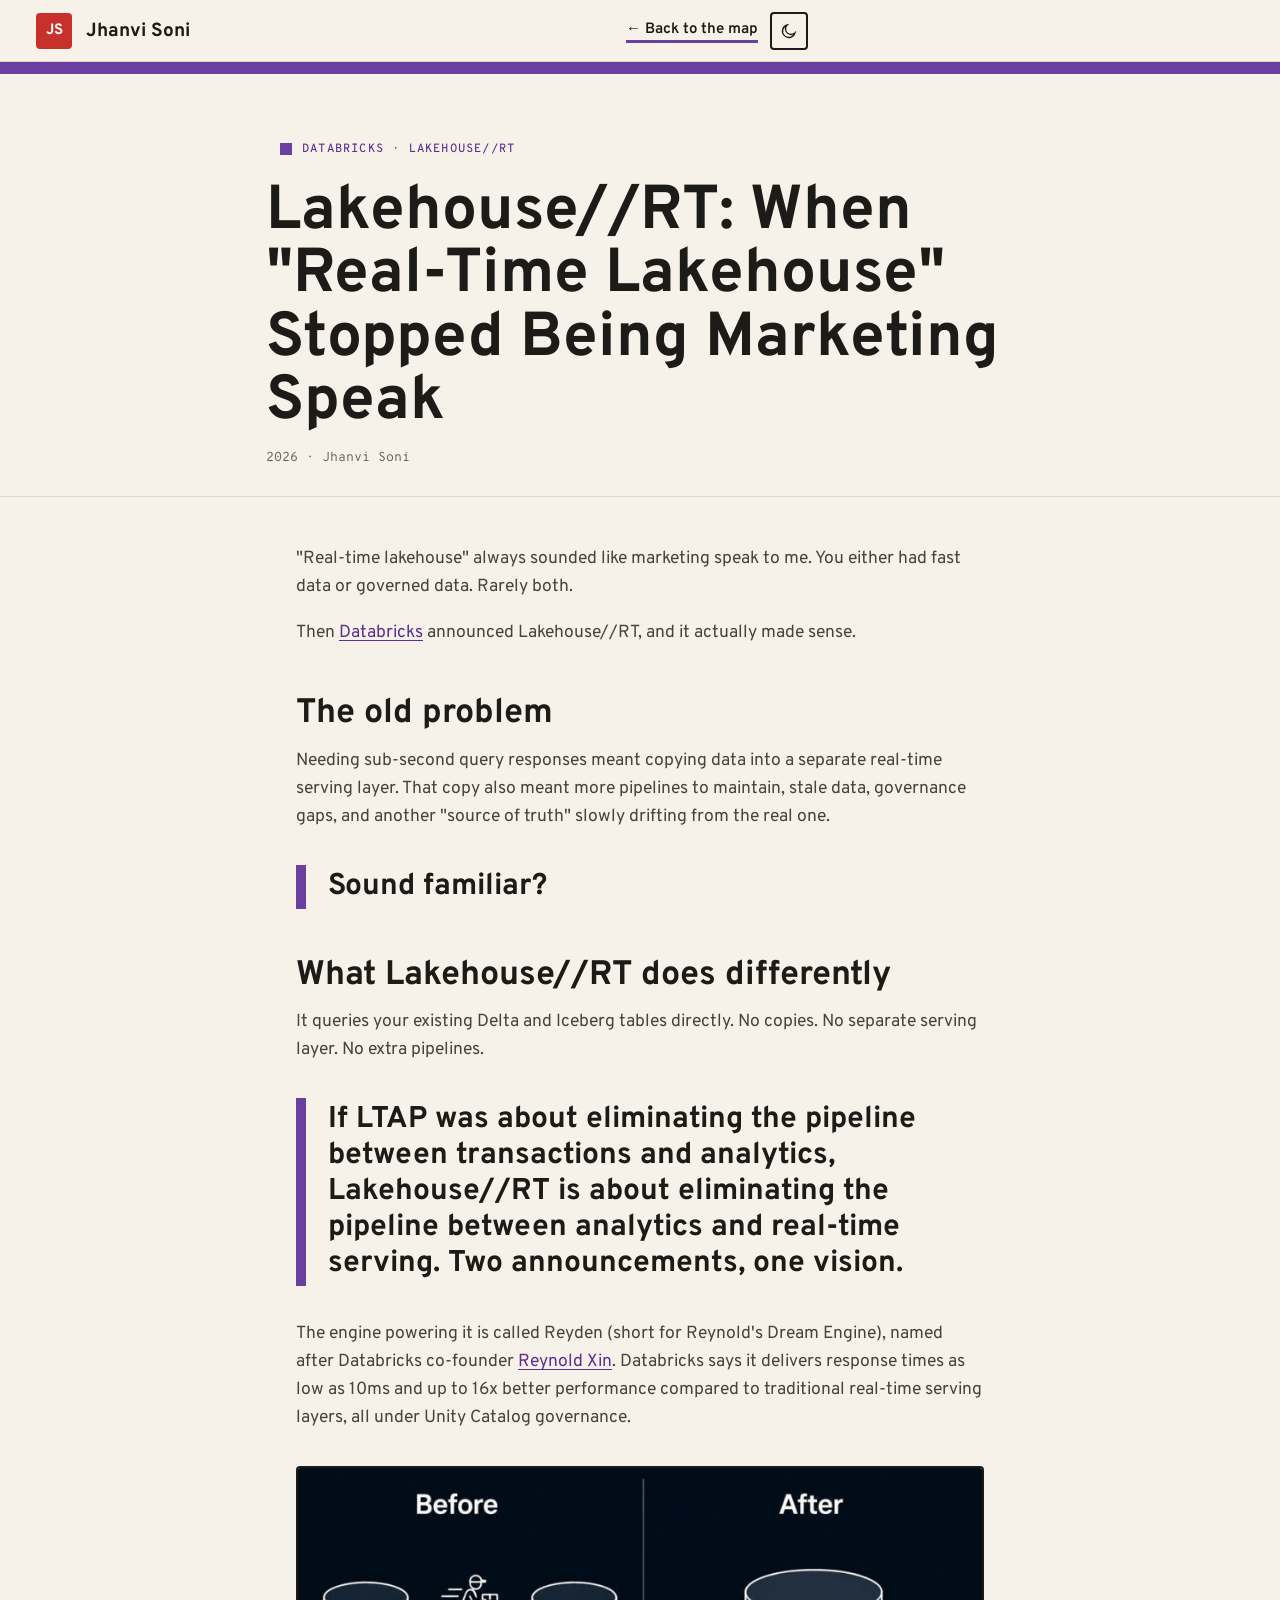
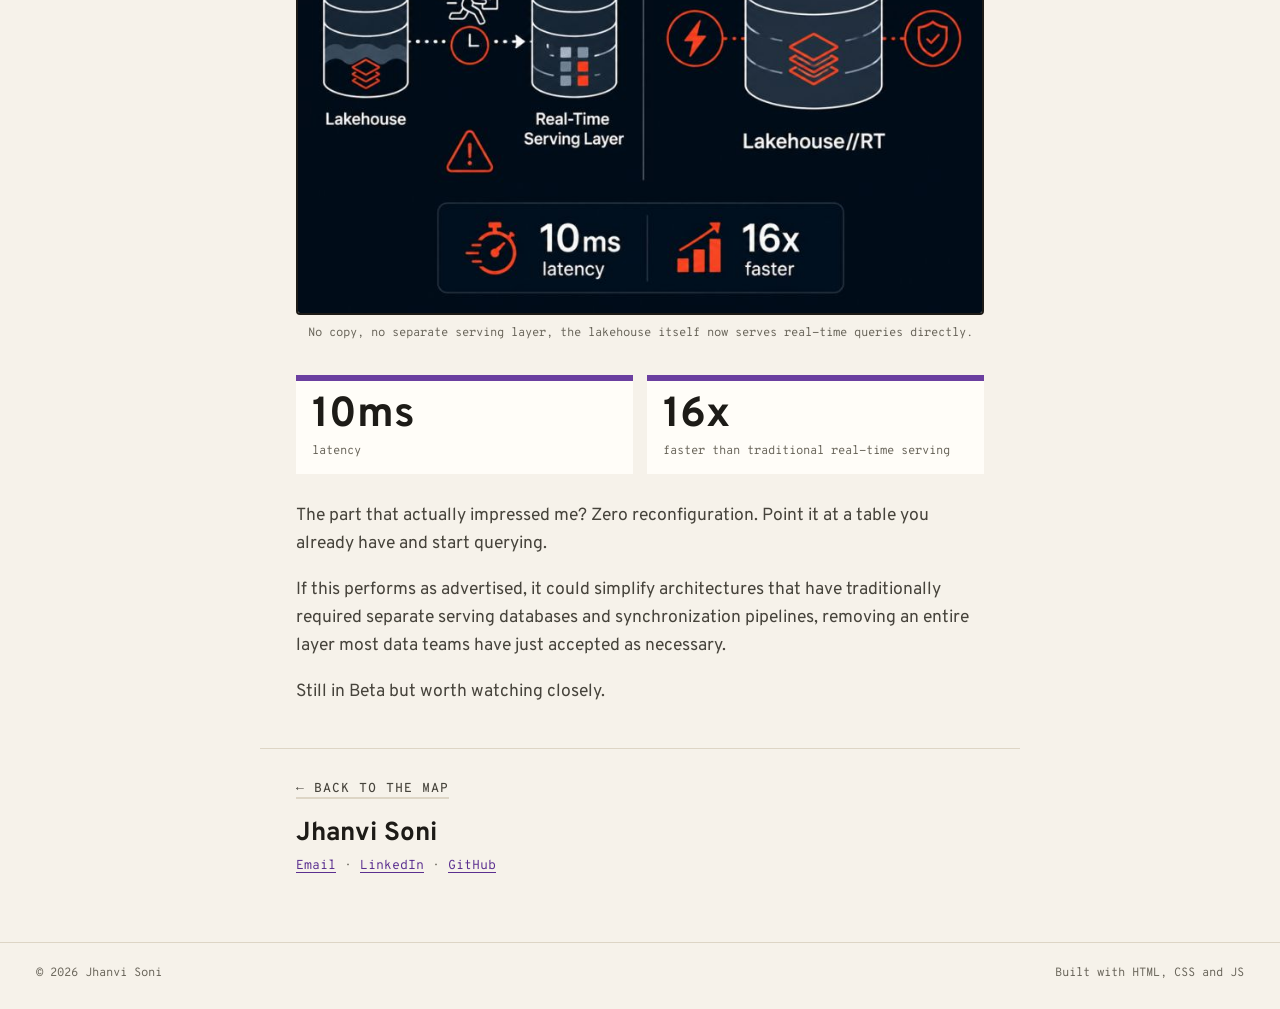
<file: blog-lakehouse-rt.html>
<!DOCTYPE html>
<html lang="en">
<head>
<meta charset="UTF-8">
<meta name="viewport" content="width=device-width, initial-scale=1.0">


<script>
(function(){
  try {
    var saved = localStorage.getItem('theme');
    var theme = saved;
    if (theme !== 'light' && theme !== 'dark') {
      var hour = new Date().getHours();
      theme = (hour >= 7 && hour < 19) ? 'light' : 'dark';
    }
    document.documentElement.setAttribute('data-theme', theme);
  } catch(e) {
    document.documentElement.setAttribute('data-theme', 'dark');
  }
})();
</script>

<title>Lakehouse//RT: When "Real-Time Lakehouse" Stopped Being Marketing Speak | Jhanvi Soni</title>
<meta name="description" content="10ms latency, 16x faster, zero reconfiguration, no copies, no separate serving layer. Here's how Databricks' Lakehouse//RT actually works.">
<link rel="canonical" href="https://jhanvisoni0.github.io/blog-lakehouse-rt.html">

<meta property="og:type" content="article">
<meta property="og:url" content="https://jhanvisoni0.github.io/blog-lakehouse-rt.html">
<meta property="og:title" content="Lakehouse//RT: When &quot;Real-Time Lakehouse&quot; Stopped Being Marketing Speak">
<meta property="og:description" content="10ms latency, 16x faster, zero reconfiguration. Here's how Databricks' Lakehouse//RT actually works.">
<meta property="og:image" content="https://jhanvisoni0.github.io/assets/blog-lakehouse-rt-diagram.png">

<meta name="twitter:card" content="summary_large_image">
<meta name="twitter:title" content="Lakehouse//RT: When &quot;Real-Time Lakehouse&quot; Stopped Being Marketing Speak">
<meta name="twitter:description" content="10ms latency, 16x faster, zero reconfiguration. Here's how Databricks' Lakehouse//RT actually works.">
<meta name="twitter:image" content="https://jhanvisoni0.github.io/assets/blog-lakehouse-rt-diagram.png">

<link rel="icon" type="image/png" sizes="32x32" href="assets/favicon-32.png">
<link rel="icon" type="image/png" sizes="512x512" href="assets/favicon-512.png">
<link rel="apple-touch-icon" sizes="180x180" href="assets/apple-touch-icon.png">

<link rel="stylesheet" href="style.css?v=41">
</head>
<body data-line="ai">

<a class="skip" href="#main">Skip to content</a>

<header class="bar">
  <a class="brand" href="index.html" aria-label="Jhanvi Soni, home">
    <span class="roundel"><b>JS</b></span>
    <span class="brand-name">Jhanvi Soni</span>
  </a>
  <div class="bar-tools">
    <a class="bar-back" href="index.html#st-post-rt">← Back to the map</a>
    <button type="button" class="icon-btn" id="themeToggle" aria-label="Switch theme">
      <svg class="i-sun" viewBox="0 0 24 24" width="18" height="18" fill="none" stroke="currentColor" stroke-width="1.8" aria-hidden="true"><circle cx="12" cy="12" r="4.2"/><path d="M12 2.5v2.4M12 19.1v2.4M4.2 4.2l1.7 1.7M18.1 18.1l1.7 1.7M2.5 12h2.4M19.1 12h2.4M4.2 19.8l1.7-1.7M18.1 5.9l1.7-1.7"/></svg>
      <svg class="i-moon" viewBox="0 0 24 24" width="18" height="18" fill="none" stroke="currentColor" stroke-width="1.8" aria-hidden="true"><path d="M20 14.5A8.5 8.5 0 1 1 9.5 4a7 7 0 0 0 10.5 10.5z"/></svg>
    </button>
  </div>
</header>

<main id="main">

<header class="article-header">
  <div class="container">
    <a href="index.html#st-post-rt" class="back-link">← Back to the map</a>
    <span class="article-tag">DATABRICKS · LAKEHOUSE//RT</span>
    <h1 class="article-title">Lakehouse//RT: When "Real-Time Lakehouse" Stopped Being Marketing Speak</h1>
    <p class="article-meta">2026 · Jhanvi Soni</p>
  </div>
</header>

<article class="article-body">
  <p>"Real-time lakehouse" always sounded like marketing speak to me. You either had fast data or governed data. Rarely both.</p>

  <p>Then <a href="https://www.linkedin.com/company/databricks/" target="_blank" rel="noopener">Databricks</a> announced Lakehouse//RT, and it actually made sense.</p>

  <h2>The old problem</h2>

  <p>Needing sub-second query responses meant copying data into a separate real-time serving layer. That copy also meant more pipelines to maintain, stale data, governance gaps, and another "source of truth" slowly drifting from the real one.</p>

  <p class="pull-quote">Sound familiar?</p>

  <h2>What Lakehouse//RT does differently</h2>

  <p>It queries your existing Delta and Iceberg tables directly. No copies. No separate serving layer. No extra pipelines.</p>

  <p class="pull-quote">If LTAP was about eliminating the pipeline between transactions and analytics, Lakehouse//RT is about eliminating the pipeline between analytics and real-time serving. Two announcements, one vision.</p>

  <p>The engine powering it is called Reyden (short for Reynold's Dream Engine), named after Databricks co-founder <a href="https://www.linkedin.com/in/rxin/" target="_blank" rel="noopener">Reynold Xin</a>. Databricks says it delivers response times as low as 10ms and up to 16x better performance compared to traditional real-time serving layers, all under Unity Catalog governance.</p>

  <div class="article-image-block">
    <img src="assets/blog-lakehouse-rt-diagram.png" alt="Before and after diagram: a lakehouse with a slow, separate real-time serving layer, versus Lakehouse//RT querying the lakehouse directly with low latency and full governance." class="article-image">
    <p class="article-caption">No copy, no separate serving layer, the lakehouse itself now serves real-time queries directly.</p>
  </div>

  <div class="stat-callout-row">
    <div class="stat-callout">
      <span class="stat-callout-number">10ms</span>
      <span class="stat-callout-label">latency</span>
    </div>
    <div class="stat-callout">
      <span class="stat-callout-number">16x</span>
      <span class="stat-callout-label">faster than traditional real-time serving</span>
    </div>
  </div>

  <p>The part that actually impressed me? Zero reconfiguration. Point it at a table you already have and start querying.</p>

  <p>If this performs as advertised, it could simplify architectures that have traditionally required separate serving databases and synchronization pipelines, removing an entire layer most data teams have just accepted as necessary.</p>

  <p>Still in Beta but worth watching closely.</p>
</article>

</main>

<div class="article-footer">
  <a href="index.html#st-post-rt" class="back-link">← Back to the map</a>
  <p class="post-signoff">Jhanvi Soni</p>
  <p class="article-meta">
    <a href="mailto:jhanvisoni0@gmail.com">Email</a> ·
    <a href="https://linkedin.com/in/jhanvisonii/" target="_blank" rel="noopener">LinkedIn</a> ·
    <a href="https://github.com/Jhanvisoni0" target="_blank" rel="noopener">GitHub</a>
  </p>
</div>

<footer class="footer">
  <div class="container footer-inner">
    <span>© 2026 Jhanvi Soni</span>
    <span class="footer-dim">Built with HTML, CSS and JS</span>
  </div>
</footer>

<script src="script.js?v=26"></script>
</body>
</html>
</file>
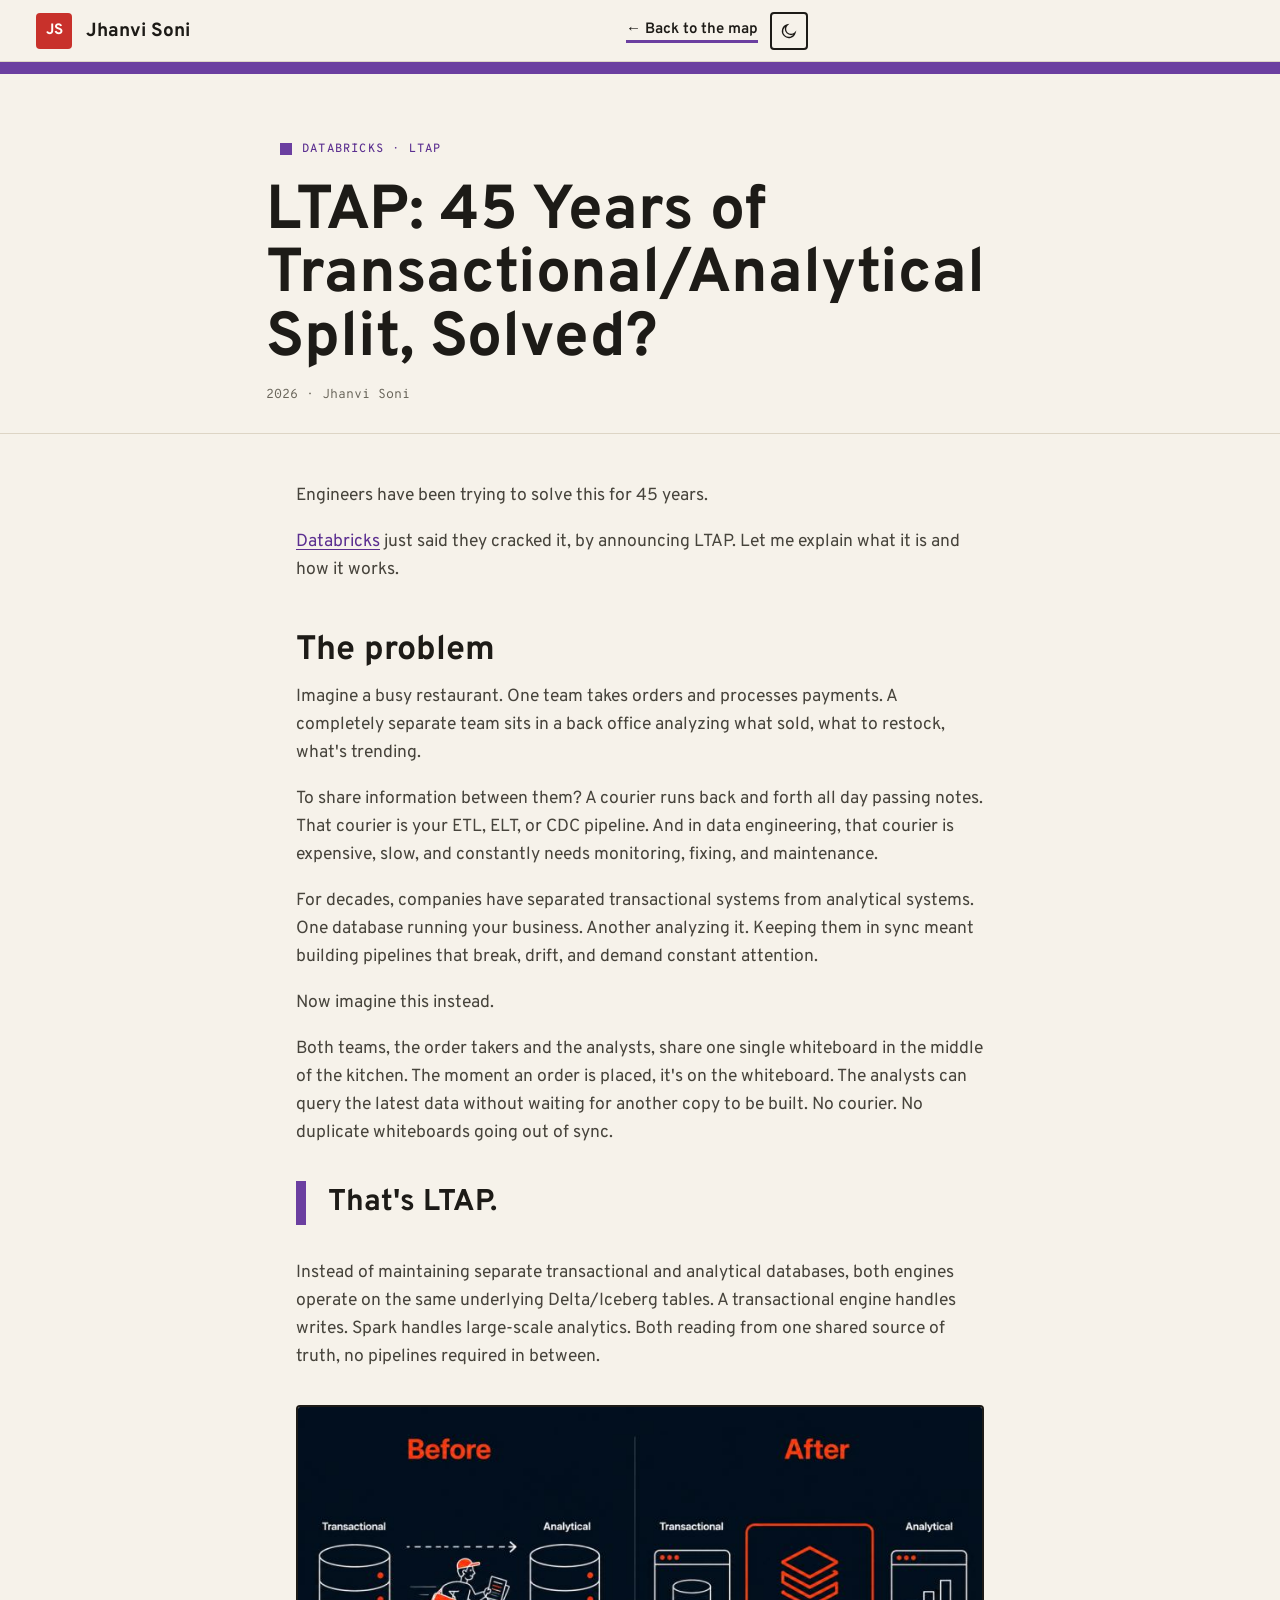
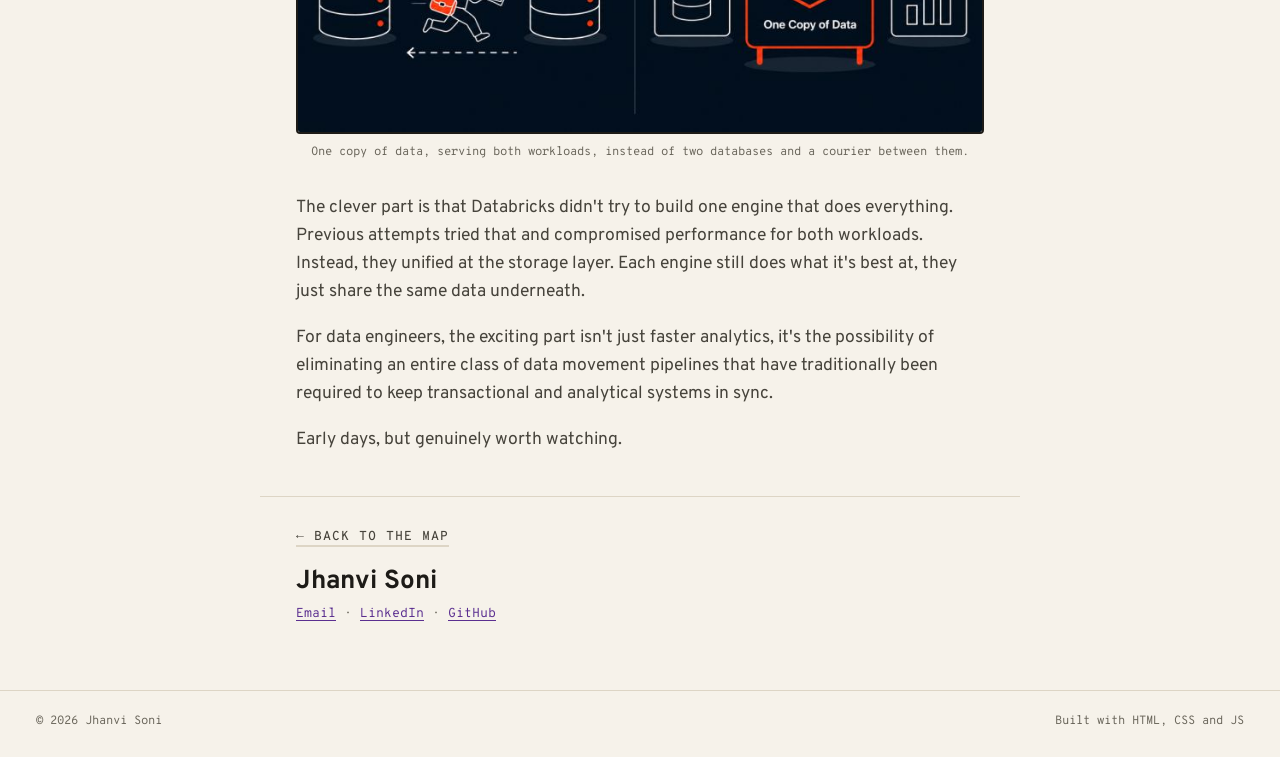
<file: blog-ltap.html>
<!DOCTYPE html>
<html lang="en">
<head>
<meta charset="UTF-8">
<meta name="viewport" content="width=device-width, initial-scale=1.0">


<script>
(function(){
  try {
    var saved = localStorage.getItem('theme');
    var theme = saved;
    if (theme !== 'light' && theme !== 'dark') {
      var hour = new Date().getHours();
      theme = (hour >= 7 && hour < 19) ? 'light' : 'dark';
    }
    document.documentElement.setAttribute('data-theme', theme);
  } catch(e) {
    document.documentElement.setAttribute('data-theme', 'dark');
  }
})();
</script>

<title>LTAP: 45 Years of Transactional/Analytical Split, Solved? | Jhanvi Soni</title>
<meta name="description" content="Databricks says it cracked 45 years of separation between transactional and analytical systems by announcing LTAP. Here's what it actually is, explained in plain terms.">
<link rel="canonical" href="https://jhanvisoni0.github.io/blog-ltap.html">

<meta property="og:type" content="article">
<meta property="og:url" content="https://jhanvisoni0.github.io/blog-ltap.html">
<meta property="og:title" content="LTAP: 45 Years of Transactional/Analytical Split, Solved?">
<meta property="og:description" content="Databricks says it cracked 45 years of separation between transactional and analytical systems by announcing LTAP.">
<meta property="og:image" content="https://jhanvisoni0.github.io/assets/blog-ltap-diagram.png">

<meta name="twitter:card" content="summary_large_image">
<meta name="twitter:title" content="LTAP: 45 Years of Transactional/Analytical Split, Solved?">
<meta name="twitter:description" content="Databricks says it cracked 45 years of separation between transactional and analytical systems by announcing LTAP.">
<meta name="twitter:image" content="https://jhanvisoni0.github.io/assets/blog-ltap-diagram.png">

<link rel="icon" type="image/png" sizes="32x32" href="assets/favicon-32.png">
<link rel="icon" type="image/png" sizes="512x512" href="assets/favicon-512.png">
<link rel="apple-touch-icon" sizes="180x180" href="assets/apple-touch-icon.png">

<link rel="stylesheet" href="style.css?v=41">
</head>
<body data-line="ai">

<a class="skip" href="#main">Skip to content</a>

<header class="bar">
  <a class="brand" href="index.html" aria-label="Jhanvi Soni, home">
    <span class="roundel"><b>JS</b></span>
    <span class="brand-name">Jhanvi Soni</span>
  </a>
  <div class="bar-tools">
    <a class="bar-back" href="index.html#st-post-ltap">← Back to the map</a>
    <button type="button" class="icon-btn" id="themeToggle" aria-label="Switch theme">
      <svg class="i-sun" viewBox="0 0 24 24" width="18" height="18" fill="none" stroke="currentColor" stroke-width="1.8" aria-hidden="true"><circle cx="12" cy="12" r="4.2"/><path d="M12 2.5v2.4M12 19.1v2.4M4.2 4.2l1.7 1.7M18.1 18.1l1.7 1.7M2.5 12h2.4M19.1 12h2.4M4.2 19.8l1.7-1.7M18.1 5.9l1.7-1.7"/></svg>
      <svg class="i-moon" viewBox="0 0 24 24" width="18" height="18" fill="none" stroke="currentColor" stroke-width="1.8" aria-hidden="true"><path d="M20 14.5A8.5 8.5 0 1 1 9.5 4a7 7 0 0 0 10.5 10.5z"/></svg>
    </button>
  </div>
</header>

<main id="main">

<header class="article-header">
  <div class="container">
    <a href="index.html#st-post-ltap" class="back-link">← Back to the map</a>
    <span class="article-tag">DATABRICKS · LTAP</span>
    <h1 class="article-title">LTAP: 45 Years of Transactional/Analytical Split, Solved?</h1>
    <p class="article-meta">2026 · Jhanvi Soni</p>
  </div>
</header>

<article class="article-body">
  <p>Engineers have been trying to solve this for 45 years.</p>

  <p><a href="https://www.linkedin.com/company/databricks/" target="_blank" rel="noopener">Databricks</a> just said they cracked it, by announcing LTAP. Let me explain what it is and how it works.</p>

  <h2>The problem</h2>

  <p>Imagine a busy restaurant. One team takes orders and processes payments. A completely separate team sits in a back office analyzing what sold, what to restock, what's trending.</p>

  <p>To share information between them? A courier runs back and forth all day passing notes. That courier is your ETL, ELT, or CDC pipeline. And in data engineering, that courier is expensive, slow, and constantly needs monitoring, fixing, and maintenance.</p>

  <p>For decades, companies have separated transactional systems from analytical systems. One database running your business. Another analyzing it. Keeping them in sync meant building pipelines that break, drift, and demand constant attention.</p>

  <p>Now imagine this instead.</p>

  <p>Both teams, the order takers and the analysts, share one single whiteboard in the middle of the kitchen. The moment an order is placed, it's on the whiteboard. The analysts can query the latest data without waiting for another copy to be built. No courier. No duplicate whiteboards going out of sync.</p>

  <p class="pull-quote">That's LTAP.</p>

  <p>Instead of maintaining separate transactional and analytical databases, both engines operate on the same underlying Delta/Iceberg tables. A transactional engine handles writes. Spark handles large-scale analytics. Both reading from one shared source of truth, no pipelines required in between.</p>

  <div class="article-image-block">
    <img src="assets/blog-ltap-diagram.png" alt="Before and after diagram: separate transactional and analytical databases synced by a manual courier, versus a single shared copy of data serving both." class="article-image">
    <p class="article-caption">One copy of data, serving both workloads, instead of two databases and a courier between them.</p>
  </div>

  <p>The clever part is that Databricks didn't try to build one engine that does everything. Previous attempts tried that and compromised performance for both workloads. Instead, they unified at the storage layer. Each engine still does what it's best at, they just share the same data underneath.</p>

  <p>For data engineers, the exciting part isn't just faster analytics, it's the possibility of eliminating an entire class of data movement pipelines that have traditionally been required to keep transactional and analytical systems in sync.</p>

  <p>Early days, but genuinely worth watching.</p>
</article>

</main>

<div class="article-footer">
  <a href="index.html#st-post-ltap" class="back-link">← Back to the map</a>
  <p class="post-signoff">Jhanvi Soni</p>
  <p class="article-meta">
    <a href="mailto:jhanvisoni0@gmail.com">Email</a> ·
    <a href="https://linkedin.com/in/jhanvisonii/" target="_blank" rel="noopener">LinkedIn</a> ·
    <a href="https://github.com/Jhanvisoni0" target="_blank" rel="noopener">GitHub</a>
  </p>
</div>

<footer class="footer">
  <div class="container footer-inner">
    <span>© 2026 Jhanvi Soni</span>
    <span class="footer-dim">Built with HTML, CSS and JS</span>
  </div>
</footer>

<script src="script.js?v=26"></script>
</body>
</html>
</file>
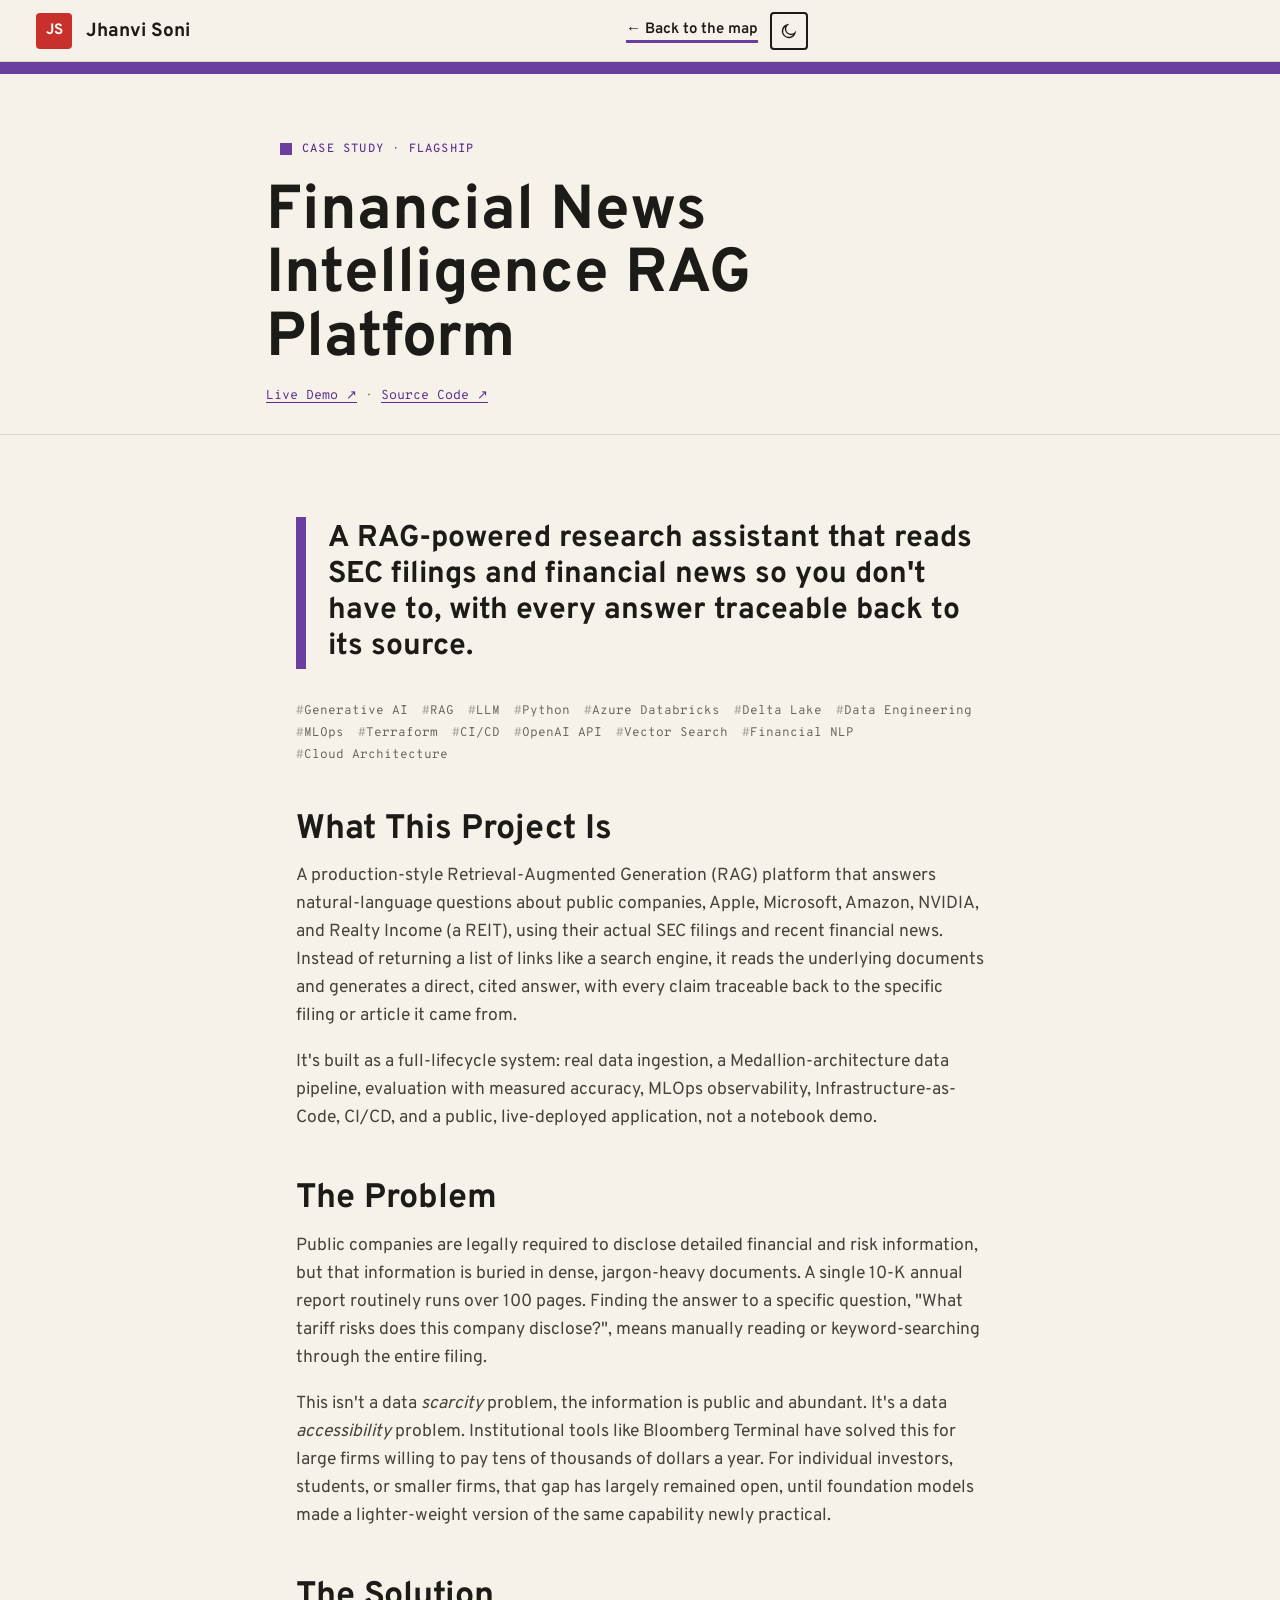
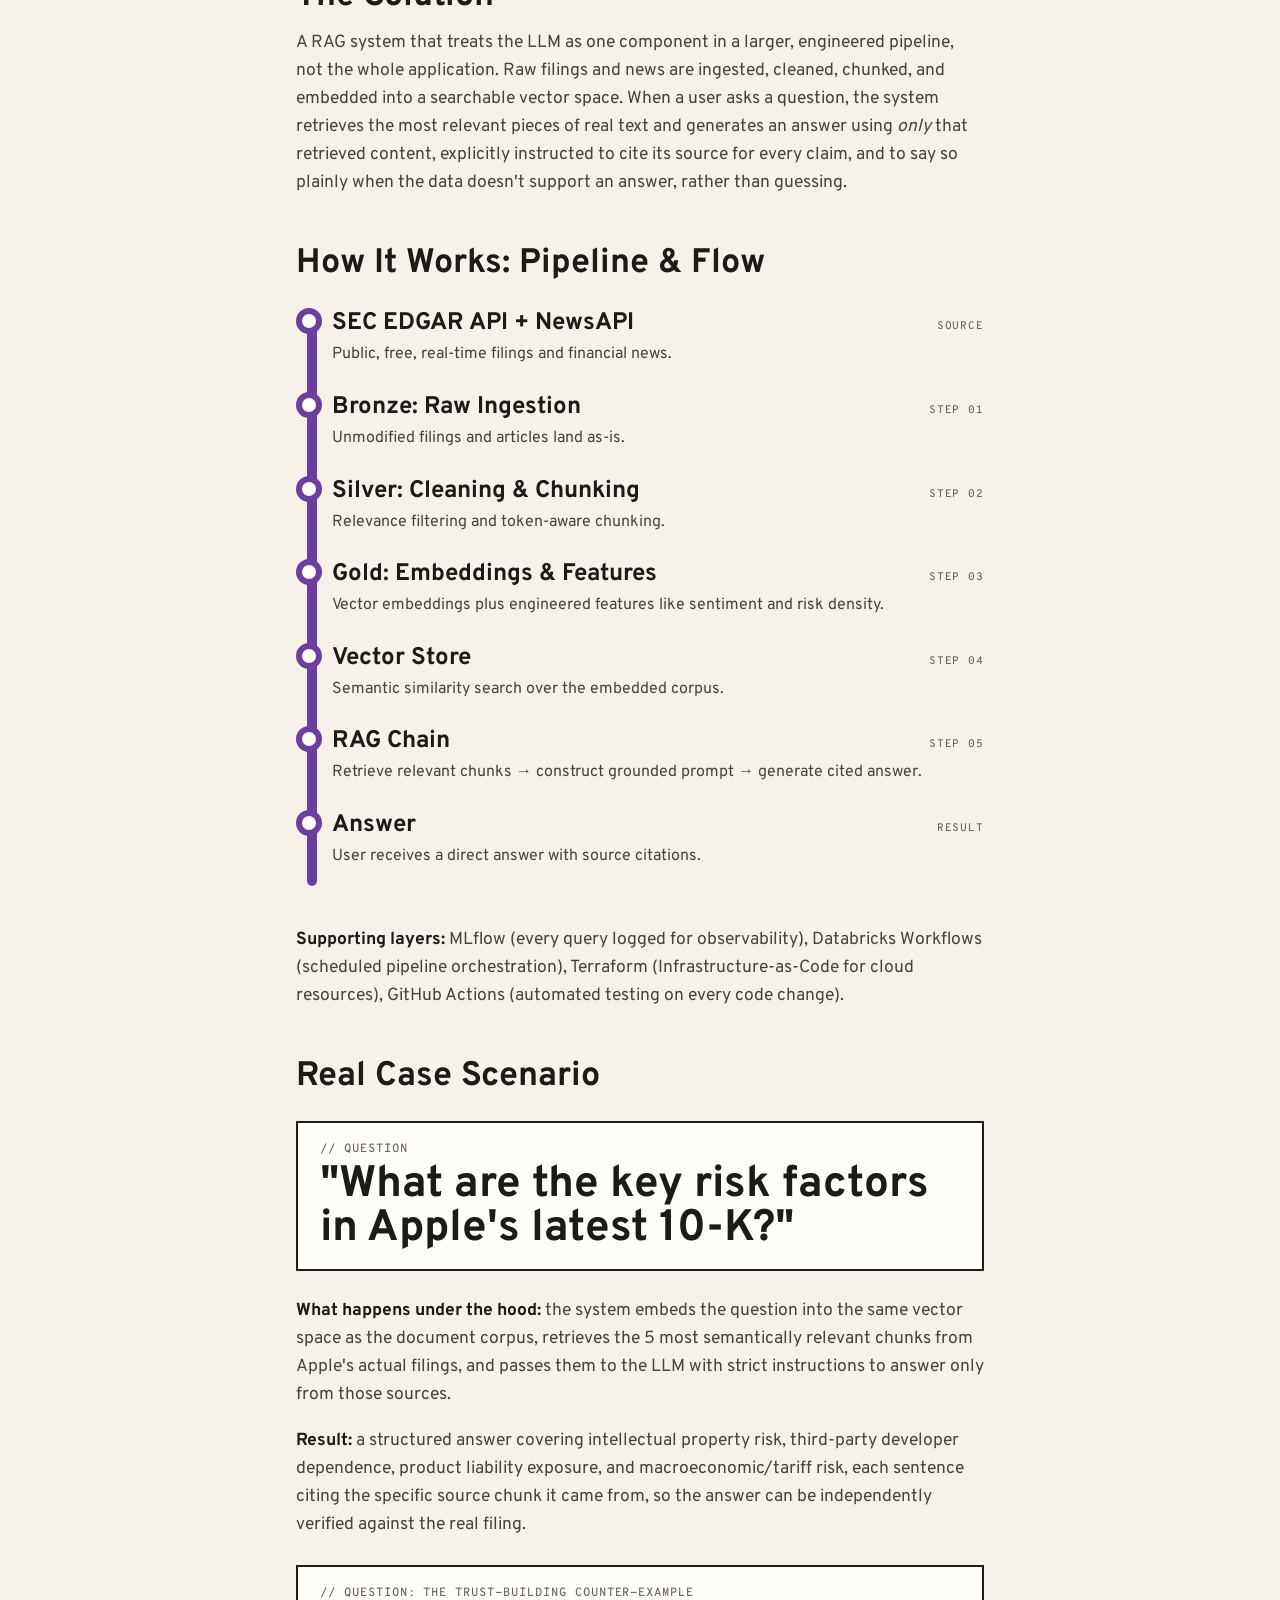
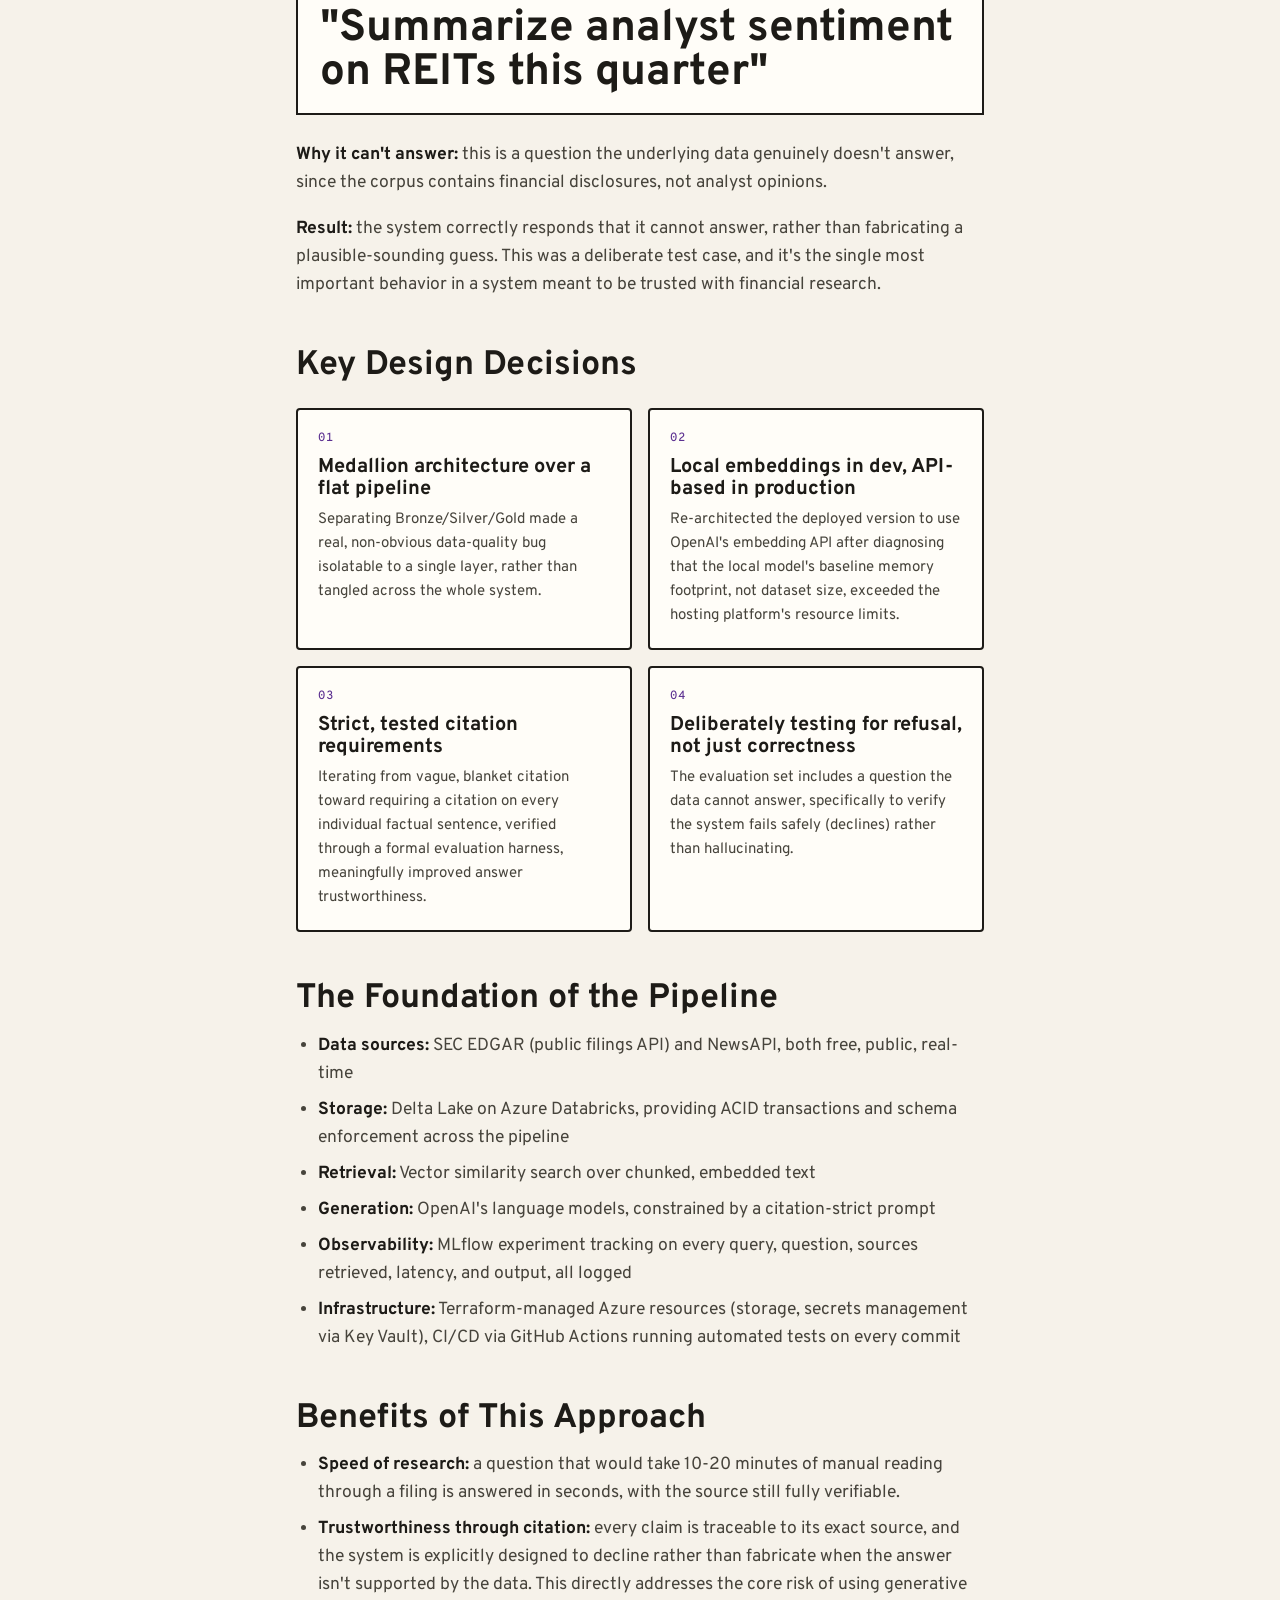
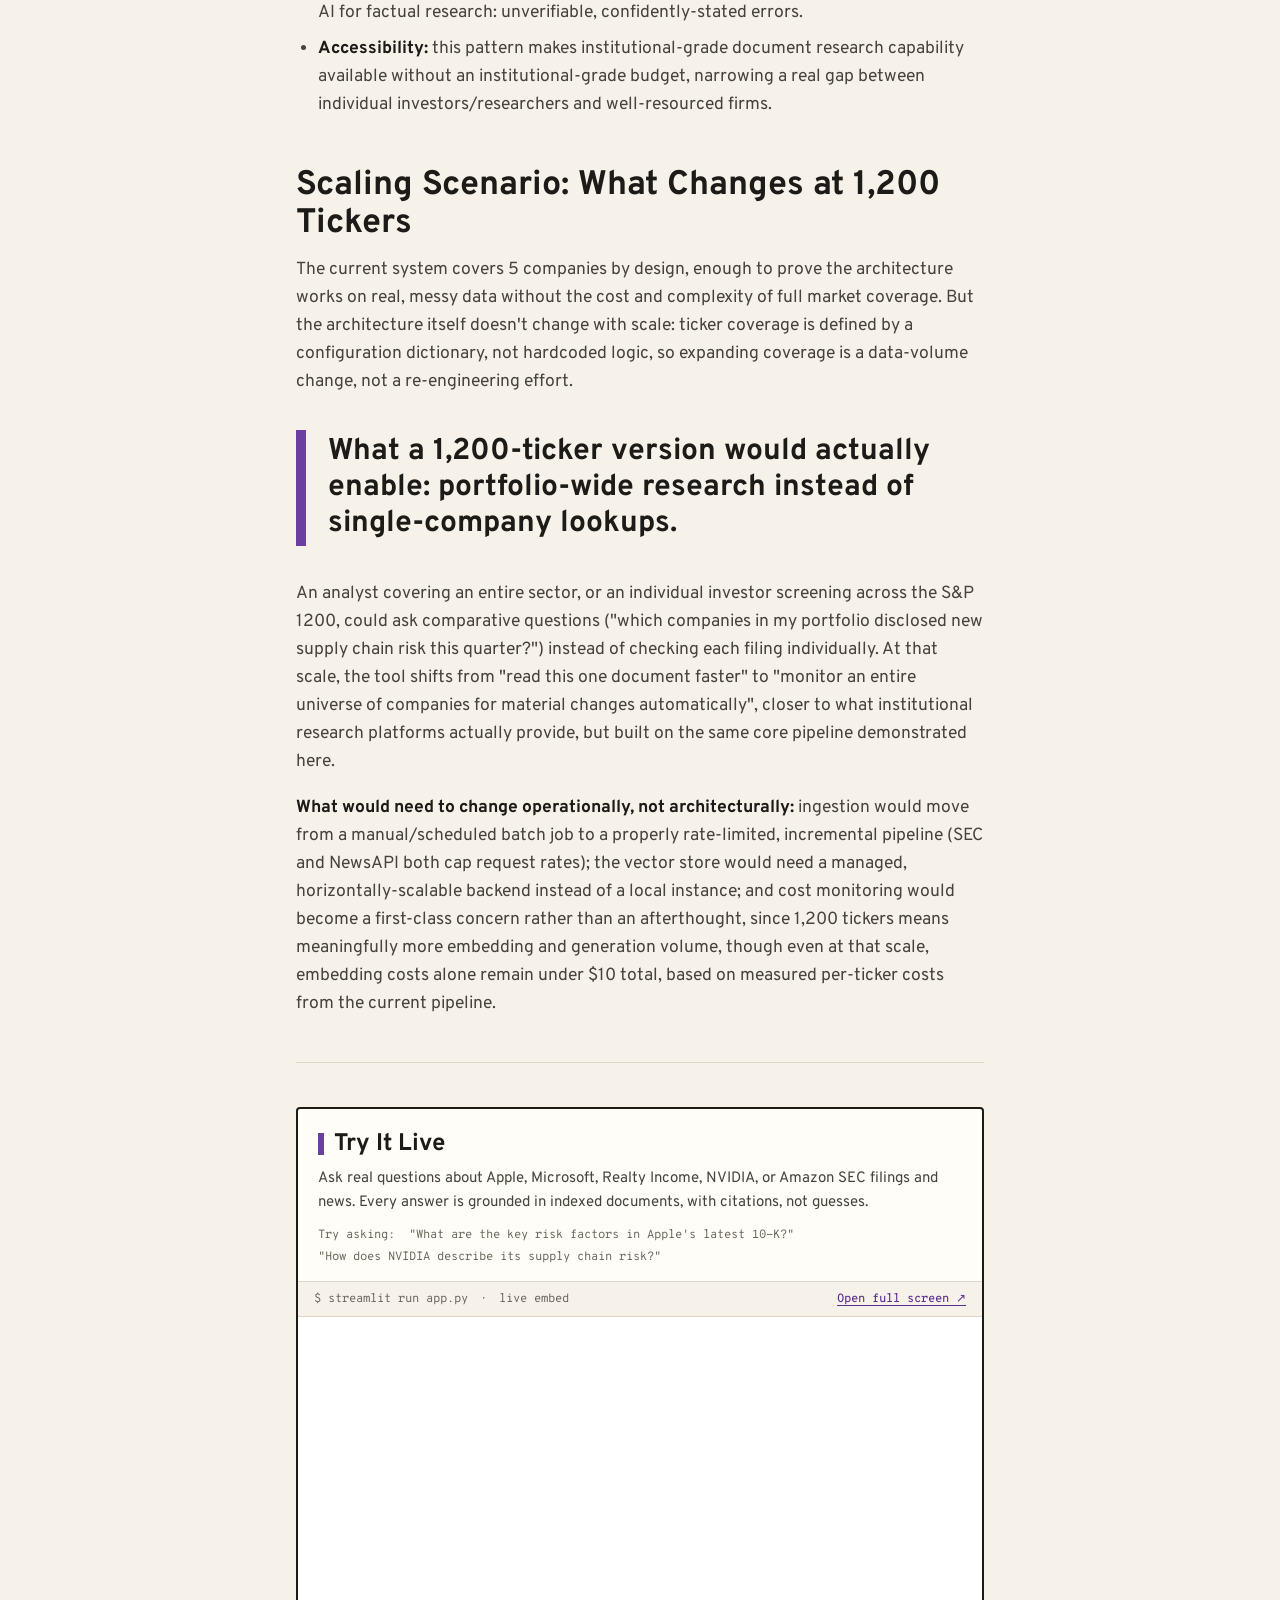
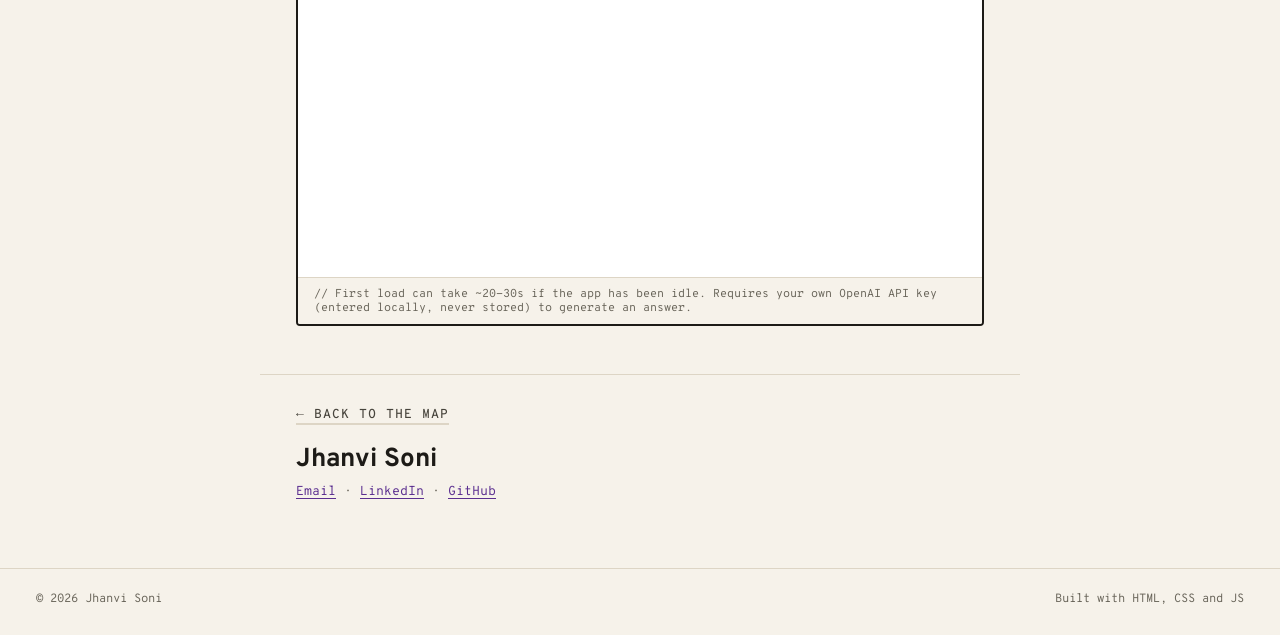
<file: project-financial-rag.html>
<!DOCTYPE html>
<html lang="en">
<head>
<meta charset="UTF-8">
<meta name="viewport" content="width=device-width, initial-scale=1.0">


<script>
(function(){
  try {
    var saved = localStorage.getItem('theme');
    var theme = saved;
    if (theme !== 'light' && theme !== 'dark') {
      var hour = new Date().getHours();
      theme = (hour >= 7 && hour < 19) ? 'light' : 'dark';
    }
    document.documentElement.setAttribute('data-theme', theme);
  } catch(e) {
    document.documentElement.setAttribute('data-theme', 'dark');
  }
})();
</script>

<title>Financial News Intelligence RAG Platform: Case Study | Jhanvi Soni</title>
<meta name="description" content="A RAG-powered research assistant that reads SEC filings and financial news so you don't have to, with every answer traceable back to its source. Full architecture, design decisions, and live demo.">
<link rel="canonical" href="https://jhanvisoni0.github.io/project-financial-rag.html">

<meta property="og:type" content="article">
<meta property="og:url" content="https://jhanvisoni0.github.io/project-financial-rag.html">
<meta property="og:title" content="Financial News Intelligence RAG Platform: Case Study">
<meta property="og:description" content="A RAG-powered research assistant that reads SEC filings and financial news so you don't have to, with every answer traceable back to its source.">
<meta property="og:image" content="https://jhanvisoni0.github.io/assets/profile.jpg">

<meta name="twitter:card" content="summary_large_image">
<meta name="twitter:title" content="Financial News Intelligence RAG Platform: Case Study">
<meta name="twitter:description" content="A RAG-powered research assistant that reads SEC filings and financial news so you don't have to, with every answer traceable back to its source.">
<meta name="twitter:image" content="https://jhanvisoni0.github.io/assets/profile.jpg">

<link rel="icon" type="image/png" sizes="32x32" href="assets/favicon-32.png">
<link rel="icon" type="image/png" sizes="512x512" href="assets/favicon-512.png">
<link rel="apple-touch-icon" sizes="180x180" href="assets/apple-touch-icon.png">

<link rel="stylesheet" href="style.css?v=41">
</head>
<body data-line="ai">

<a class="skip" href="#main">Skip to content</a>

<header class="bar">
  <a class="brand" href="index.html" aria-label="Jhanvi Soni, home">
    <span class="roundel"><b>JS</b></span>
    <span class="brand-name">Jhanvi Soni</span>
  </a>
  <div class="bar-tools">
    <a class="bar-back" href="index.html#st-rag">← Back to the map</a>
    <button type="button" class="icon-btn" id="themeToggle" aria-label="Switch theme">
      <svg class="i-sun" viewBox="0 0 24 24" width="18" height="18" fill="none" stroke="currentColor" stroke-width="1.8" aria-hidden="true"><circle cx="12" cy="12" r="4.2"/><path d="M12 2.5v2.4M12 19.1v2.4M4.2 4.2l1.7 1.7M18.1 18.1l1.7 1.7M2.5 12h2.4M19.1 12h2.4M4.2 19.8l1.7-1.7M18.1 5.9l1.7-1.7"/></svg>
      <svg class="i-moon" viewBox="0 0 24 24" width="18" height="18" fill="none" stroke="currentColor" stroke-width="1.8" aria-hidden="true"><path d="M20 14.5A8.5 8.5 0 1 1 9.5 4a7 7 0 0 0 10.5 10.5z"/></svg>
    </button>
  </div>
</header>

<main id="main">

<header class="article-header">
  <div class="container">
    <a href="index.html#st-rag" class="back-link">← Back to the map</a>
    <span class="article-tag">CASE STUDY · FLAGSHIP</span>
    <h1 class="article-title">Financial News Intelligence RAG Platform</h1>
    <p class="article-meta">
      <a href="https://financial-news-intelligence-rag-spfkf8yfjgbvxuzqiozyth.streamlit.app/" target="_blank" rel="noopener">Live Demo ↗</a> ·
      <a href="https://github.com/Jhanvisoni0/financial-news-intelligence-rag" target="_blank" rel="noopener">Source Code ↗</a>
    </p>
  </div>
</header>

<article class="article-body">

  <p class="pull-quote">A RAG-powered research assistant that reads SEC filings and financial news so you don't have to, with every answer traceable back to its source.</p>

  <div class="chip-row" style="margin-bottom:40px;">
    <span class="chip chip-sm">Generative AI</span><span class="chip chip-sm">RAG</span><span class="chip chip-sm">LLM</span><span class="chip chip-sm">Python</span><span class="chip chip-sm">Azure Databricks</span><span class="chip chip-sm">Delta Lake</span><span class="chip chip-sm">Data Engineering</span><span class="chip chip-sm">MLOps</span><span class="chip chip-sm">Terraform</span><span class="chip chip-sm">CI/CD</span><span class="chip chip-sm">OpenAI API</span><span class="chip chip-sm">Vector Search</span><span class="chip chip-sm">Financial NLP</span><span class="chip chip-sm">Cloud Architecture</span>
  </div>

  <h2>What This Project Is</h2>
  <p>A production-style Retrieval-Augmented Generation (RAG) platform that answers natural-language questions about public companies, Apple, Microsoft, Amazon, NVIDIA, and Realty Income (a REIT), using their actual SEC filings and recent financial news. Instead of returning a list of links like a search engine, it reads the underlying documents and generates a direct, cited answer, with every claim traceable back to the specific filing or article it came from.</p>
  <p>It's built as a full-lifecycle system: real data ingestion, a Medallion-architecture data pipeline, evaluation with measured accuracy, MLOps observability, Infrastructure-as-Code, CI/CD, and a public, live-deployed application, not a notebook demo.</p>

  <h2>The Problem</h2>
  <p>Public companies are legally required to disclose detailed financial and risk information, but that information is buried in dense, jargon-heavy documents. A single 10-K annual report routinely runs over 100 pages. Finding the answer to a specific question, "What tariff risks does this company disclose?", means manually reading or keyword-searching through the entire filing.</p>
  <p>This isn't a data <em>scarcity</em> problem, the information is public and abundant. It's a data <em>accessibility</em> problem. Institutional tools like Bloomberg Terminal have solved this for large firms willing to pay tens of thousands of dollars a year. For individual investors, students, or smaller firms, that gap has largely remained open, until foundation models made a lighter-weight version of the same capability newly practical.</p>

  <h2>The Solution</h2>
  <p>A RAG system that treats the LLM as one component in a larger, engineered pipeline, not the whole application. Raw filings and news are ingested, cleaned, chunked, and embedded into a searchable vector space. When a user asks a question, the system retrieves the most relevant pieces of real text and generates an answer using <em>only</em> that retrieved content, explicitly instructed to cite its source for every claim, and to say so plainly when the data doesn't support an answer, rather than guessing.</p>

  <h2>How It Works: Pipeline &amp; Flow</h2>
  <div class="timeline">
    <div class="timeline-item">
      <div class="timeline-marker"></div>
      <div class="timeline-content">
        <div class="timeline-header"><h3>SEC EDGAR API + NewsAPI</h3><span class="timeline-date">SOURCE</span></div>
        <p class="timeline-org">Public, free, real-time filings and financial news.</p>
      </div>
    </div>
    <div class="timeline-item">
      <div class="timeline-marker"></div>
      <div class="timeline-content">
        <div class="timeline-header"><h3>Bronze: Raw Ingestion</h3><span class="timeline-date">STEP 01</span></div>
        <p class="timeline-org">Unmodified filings and articles land as-is.</p>
      </div>
    </div>
    <div class="timeline-item">
      <div class="timeline-marker"></div>
      <div class="timeline-content">
        <div class="timeline-header"><h3>Silver: Cleaning &amp; Chunking</h3><span class="timeline-date">STEP 02</span></div>
        <p class="timeline-org">Relevance filtering and token-aware chunking.</p>
      </div>
    </div>
    <div class="timeline-item">
      <div class="timeline-marker"></div>
      <div class="timeline-content">
        <div class="timeline-header"><h3>Gold: Embeddings &amp; Features</h3><span class="timeline-date">STEP 03</span></div>
        <p class="timeline-org">Vector embeddings plus engineered features like sentiment and risk density.</p>
      </div>
    </div>
    <div class="timeline-item">
      <div class="timeline-marker"></div>
      <div class="timeline-content">
        <div class="timeline-header"><h3>Vector Store</h3><span class="timeline-date">STEP 04</span></div>
        <p class="timeline-org">Semantic similarity search over the embedded corpus.</p>
      </div>
    </div>
    <div class="timeline-item">
      <div class="timeline-marker"></div>
      <div class="timeline-content">
        <div class="timeline-header"><h3>RAG Chain</h3><span class="timeline-date">STEP 05</span></div>
        <p class="timeline-org">Retrieve relevant chunks → construct grounded prompt → generate cited answer.</p>
      </div>
    </div>
    <div class="timeline-item">
      <div class="timeline-marker"></div>
      <div class="timeline-content">
        <div class="timeline-header"><h3>Answer</h3><span class="timeline-date">RESULT</span></div>
        <p class="timeline-org">User receives a direct answer with source citations.</p>
      </div>
    </div>
  </div>

  <p style="margin-top:32px;"><strong>Supporting layers:</strong> MLflow (every query logged for observability), Databricks Workflows (scheduled pipeline orchestration), Terraform (Infrastructure-as-Code for cloud resources), GitHub Actions (automated testing on every code change).</p>

  <h2>Real Case Scenario</h2>

  <div class="result-banner">
    <p class="result-banner-label">// question</p>
    <p class="result-banner-value">"What are the key risk factors in Apple's latest 10-K?"</p>
  </div>
  <p><strong>What happens under the hood:</strong> the system embeds the question into the same vector space as the document corpus, retrieves the 5 most semantically relevant chunks from Apple's actual filings, and passes them to the LLM with strict instructions to answer only from those sources.</p>
  <p><strong>Result:</strong> a structured answer covering intellectual property risk, third-party developer dependence, product liability exposure, and macroeconomic/tariff risk, each sentence citing the specific source chunk it came from, so the answer can be independently verified against the real filing.</p>

  <div class="result-banner">
    <p class="result-banner-label">// question: the trust-building counter-example</p>
    <p class="result-banner-value">"Summarize analyst sentiment on REITs this quarter"</p>
  </div>
  <p><strong>Why it can't answer:</strong> this is a question the underlying data genuinely doesn't answer, since the corpus contains financial disclosures, not analyst opinions.</p>
  <p><strong>Result:</strong> the system correctly responds that it cannot answer, rather than fabricating a plausible-sounding guess. This was a deliberate test case, and it's the single most important behavior in a system meant to be trusted with financial research.</p>

  <h2>Key Design Decisions</h2>
  <div class="principles-grid-2col">
    <div class="principle">
      <span class="principle-no">01</span>
      <h4>Medallion architecture over a flat pipeline</h4>
      <p>Separating Bronze/Silver/Gold made a real, non-obvious data-quality bug isolatable to a single layer, rather than tangled across the whole system.</p>
    </div>
    <div class="principle">
      <span class="principle-no">02</span>
      <h4>Local embeddings in dev, API-based in production</h4>
      <p>Re-architected the deployed version to use OpenAI's embedding API after diagnosing that the local model's baseline memory footprint, not dataset size, exceeded the hosting platform's resource limits.</p>
    </div>
    <div class="principle">
      <span class="principle-no">03</span>
      <h4>Strict, tested citation requirements</h4>
      <p>Iterating from vague, blanket citation toward requiring a citation on every individual factual sentence, verified through a formal evaluation harness, meaningfully improved answer trustworthiness.</p>
    </div>
    <div class="principle">
      <span class="principle-no">04</span>
      <h4>Deliberately testing for refusal, not just correctness</h4>
      <p>The evaluation set includes a question the data cannot answer, specifically to verify the system fails safely (declines) rather than hallucinating.</p>
    </div>
  </div>

  <h2>The Foundation of the Pipeline</h2>
  <ul>
    <li><strong>Data sources:</strong> SEC EDGAR (public filings API) and NewsAPI, both free, public, real-time</li>
    <li><strong>Storage:</strong> Delta Lake on Azure Databricks, providing ACID transactions and schema enforcement across the pipeline</li>
    <li><strong>Retrieval:</strong> Vector similarity search over chunked, embedded text</li>
    <li><strong>Generation:</strong> OpenAI's language models, constrained by a citation-strict prompt</li>
    <li><strong>Observability:</strong> MLflow experiment tracking on every query, question, sources retrieved, latency, and output, all logged</li>
    <li><strong>Infrastructure:</strong> Terraform-managed Azure resources (storage, secrets management via Key Vault), CI/CD via GitHub Actions running automated tests on every commit</li>
  </ul>

  <h2>Benefits of This Approach</h2>
  <ul>
    <li><strong>Speed of research:</strong> a question that would take 10-20 minutes of manual reading through a filing is answered in seconds, with the source still fully verifiable.</li>
    <li><strong>Trustworthiness through citation:</strong> every claim is traceable to its exact source, and the system is explicitly designed to decline rather than fabricate when the answer isn't supported by the data. This directly addresses the core risk of using generative AI for factual research: unverifiable, confidently-stated errors.</li>
    <li><strong>Accessibility:</strong> this pattern makes institutional-grade document research capability available without an institutional-grade budget, narrowing a real gap between individual investors/researchers and well-resourced firms.</li>
  </ul>

  <h2>Scaling Scenario: What Changes at 1,200 Tickers</h2>
  <p>The current system covers 5 companies by design, enough to prove the architecture works on real, messy data without the cost and complexity of full market coverage. But the architecture itself doesn't change with scale: ticker coverage is defined by a configuration dictionary, not hardcoded logic, so expanding coverage is a data-volume change, not a re-engineering effort.</p>

  <p class="pull-quote">What a 1,200-ticker version would actually enable: portfolio-wide research instead of single-company lookups.</p>

  <p>An analyst covering an entire sector, or an individual investor screening across the S&amp;P 1200, could ask comparative questions ("which companies in my portfolio disclosed new supply chain risk this quarter?") instead of checking each filing individually. At that scale, the tool shifts from "read this one document faster" to "monitor an entire universe of companies for material changes automatically", closer to what institutional research platforms actually provide, but built on the same core pipeline demonstrated here.</p>

  <p><strong>What would need to change operationally, not architecturally:</strong> ingestion would move from a manual/scheduled batch job to a properly rate-limited, incremental pipeline (SEC and NewsAPI both cap request rates); the vector store would need a managed, horizontally-scalable backend instead of a local instance; and cost monitoring would become a first-class concern rather than an afterthought, since 1,200 tickers means meaningfully more embedding and generation volume, though even at that scale, embedding costs alone remain under $10 total, based on measured per-ticker costs from the current pipeline.</p>

  <hr class="post-divider">

  <div class="demo-embed">
    <div class="demo-embed-intro">
      <p class="demo-embed-heading"><span class="demo-embed-accent"></span>Try It Live</p>
      <p class="demo-embed-desc">Ask real questions about Apple, Microsoft, Realty Income, NVIDIA, or Amazon SEC filings and news. Every answer is grounded in indexed documents, with citations, not guesses.</p>
      <div class="demo-embed-examples">
        <span class="demo-example-label">Try asking:</span>
        <span class="demo-example-chip">"What are the key risk factors in Apple's latest 10-K?"</span>
        <span class="demo-example-chip">"How does NVIDIA describe its supply chain risk?"</span>
      </div>
    </div>
    <div class="demo-embed-bar">
      <span class="demo-embed-label">$ streamlit run app.py <span class="dot-sep">·</span> live embed</span>
      <a href="https://financial-news-intelligence-rag-spfkf8yfjgbvxuzqiozyth.streamlit.app/" target="_blank" rel="noopener" class="demo-embed-open">Open full screen ↗</a>
    </div>
    <iframe
      src="https://financial-news-intelligence-rag-spfkf8yfjgbvxuzqiozyth.streamlit.app/?embed=true"
      loading="lazy"
      title="Financial News Intelligence RAG Platform live demo"
      class="demo-embed-frame">
    </iframe>
    <p class="demo-embed-note">// First load can take ~20-30s if the app has been idle. Requires your own OpenAI API key (entered locally, never stored) to generate an answer.</p>
  </div>

</article>

</main>

<div class="article-footer">
  <a href="index.html#st-rag" class="back-link">← Back to the map</a>
  <p class="post-signoff">Jhanvi Soni</p>
  <p class="article-meta">
    <a href="mailto:jhanvisoni0@gmail.com">Email</a> ·
    <a href="https://linkedin.com/in/jhanvisonii/" target="_blank" rel="noopener">LinkedIn</a> ·
    <a href="https://github.com/Jhanvisoni0" target="_blank" rel="noopener">GitHub</a>
  </p>
</div>

<footer class="footer">
  <div class="container footer-inner">
    <span>© 2026 Jhanvi Soni</span>
    <span class="footer-dim">Built with HTML, CSS and JS</span>
  </div>
</footer>

<script src="script.js?v=26"></script>
</body>
</html>
</file>
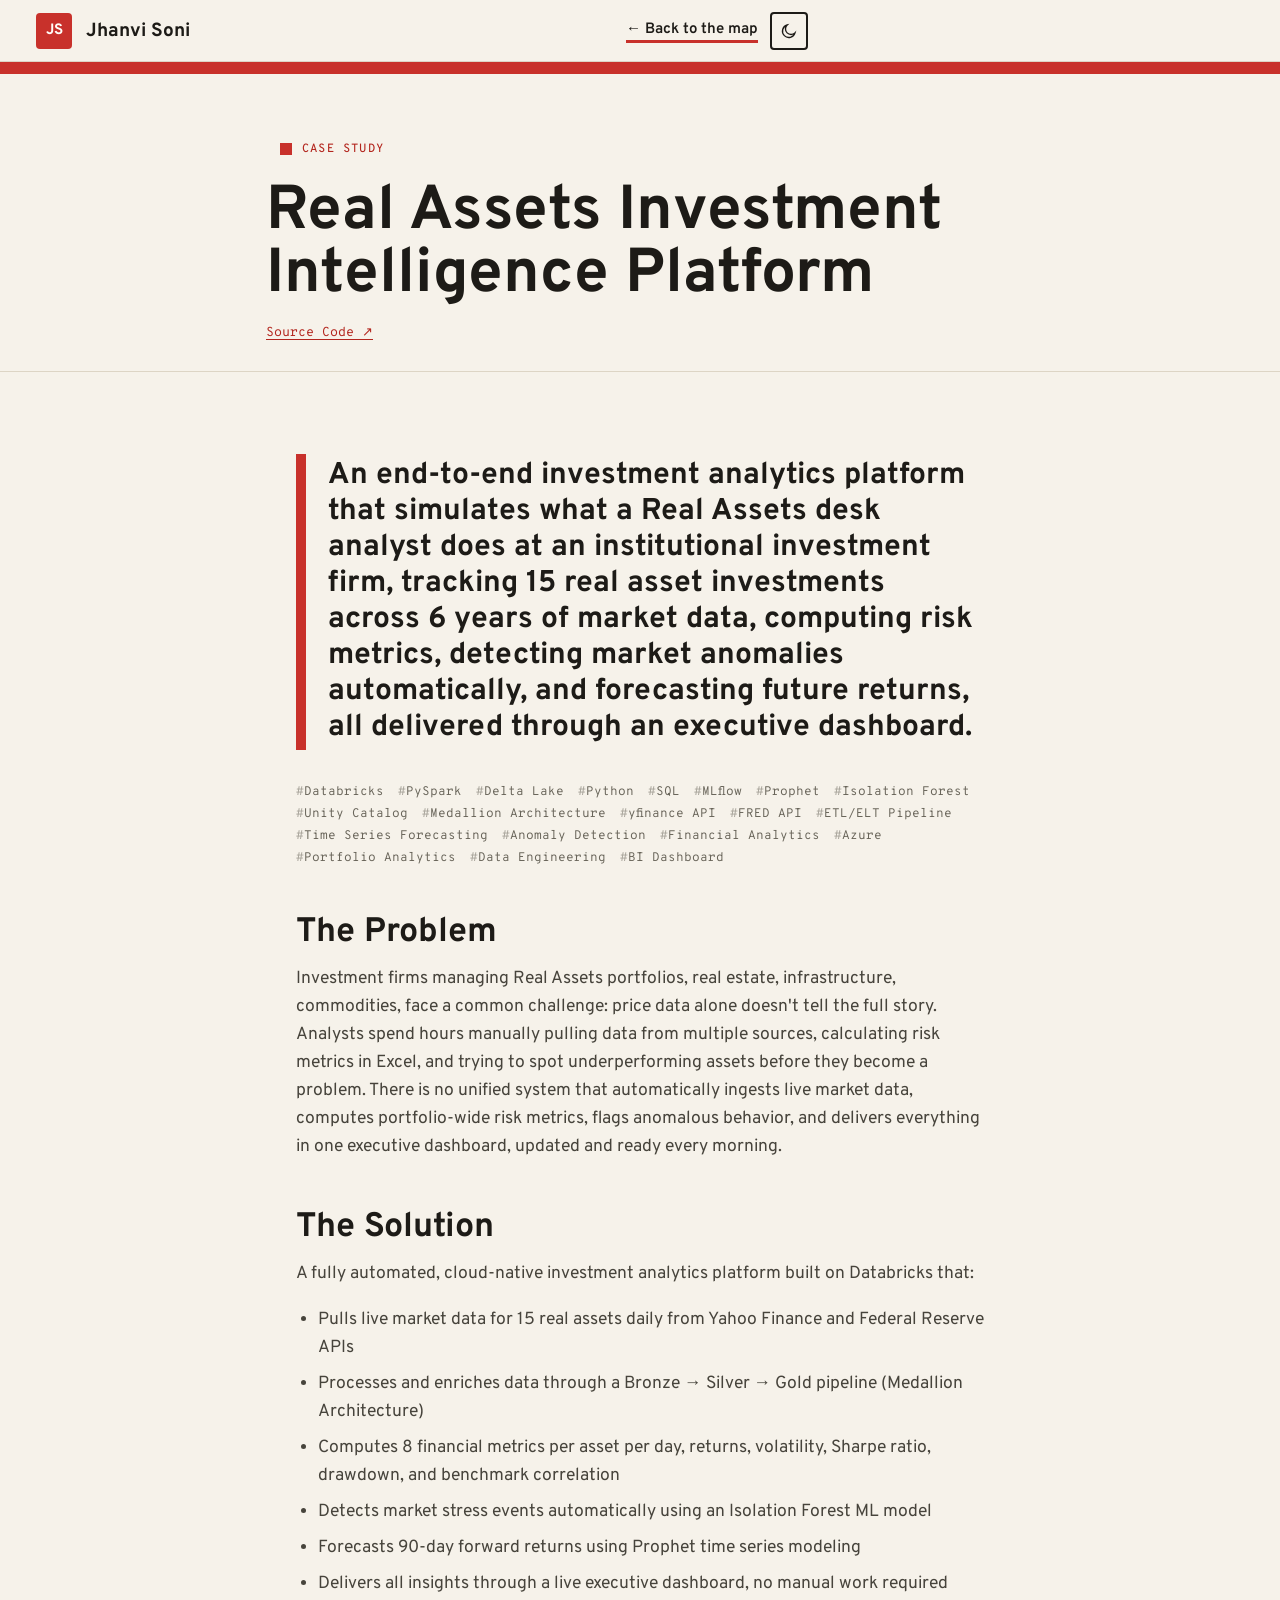
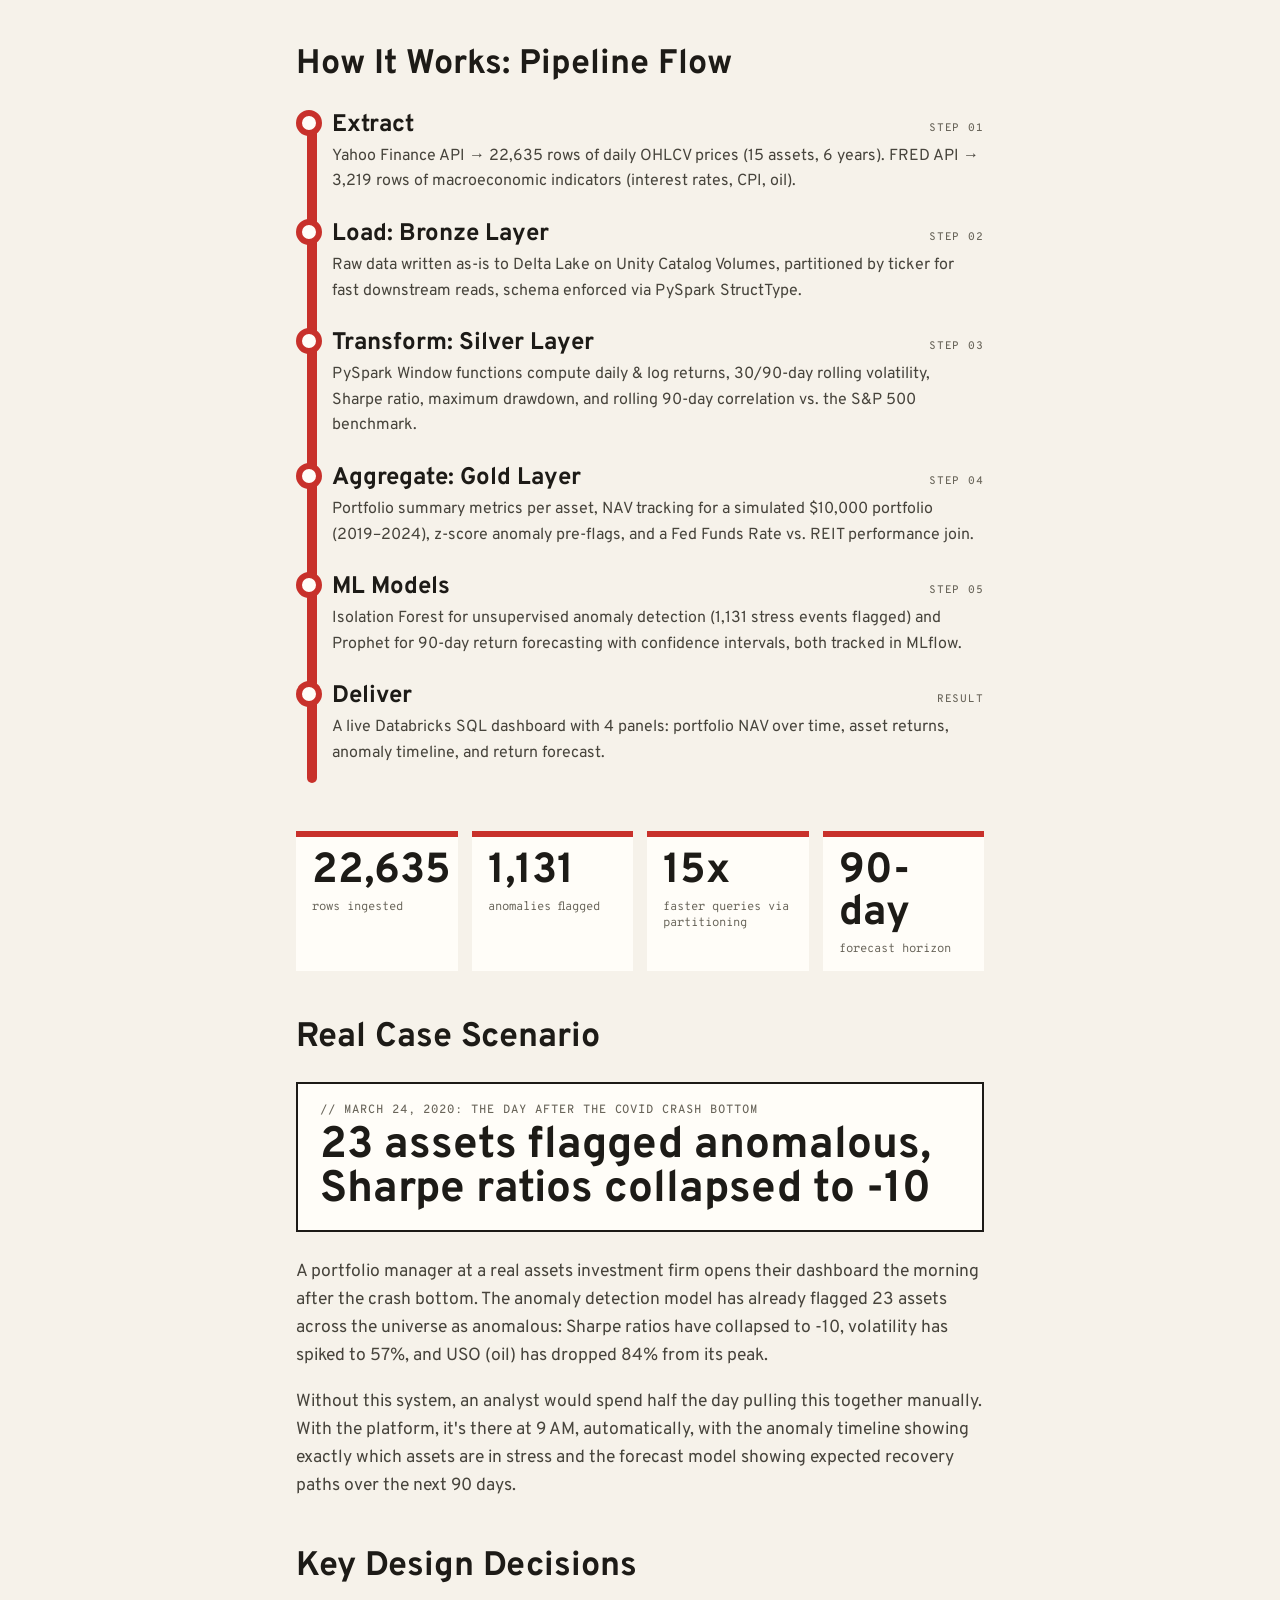
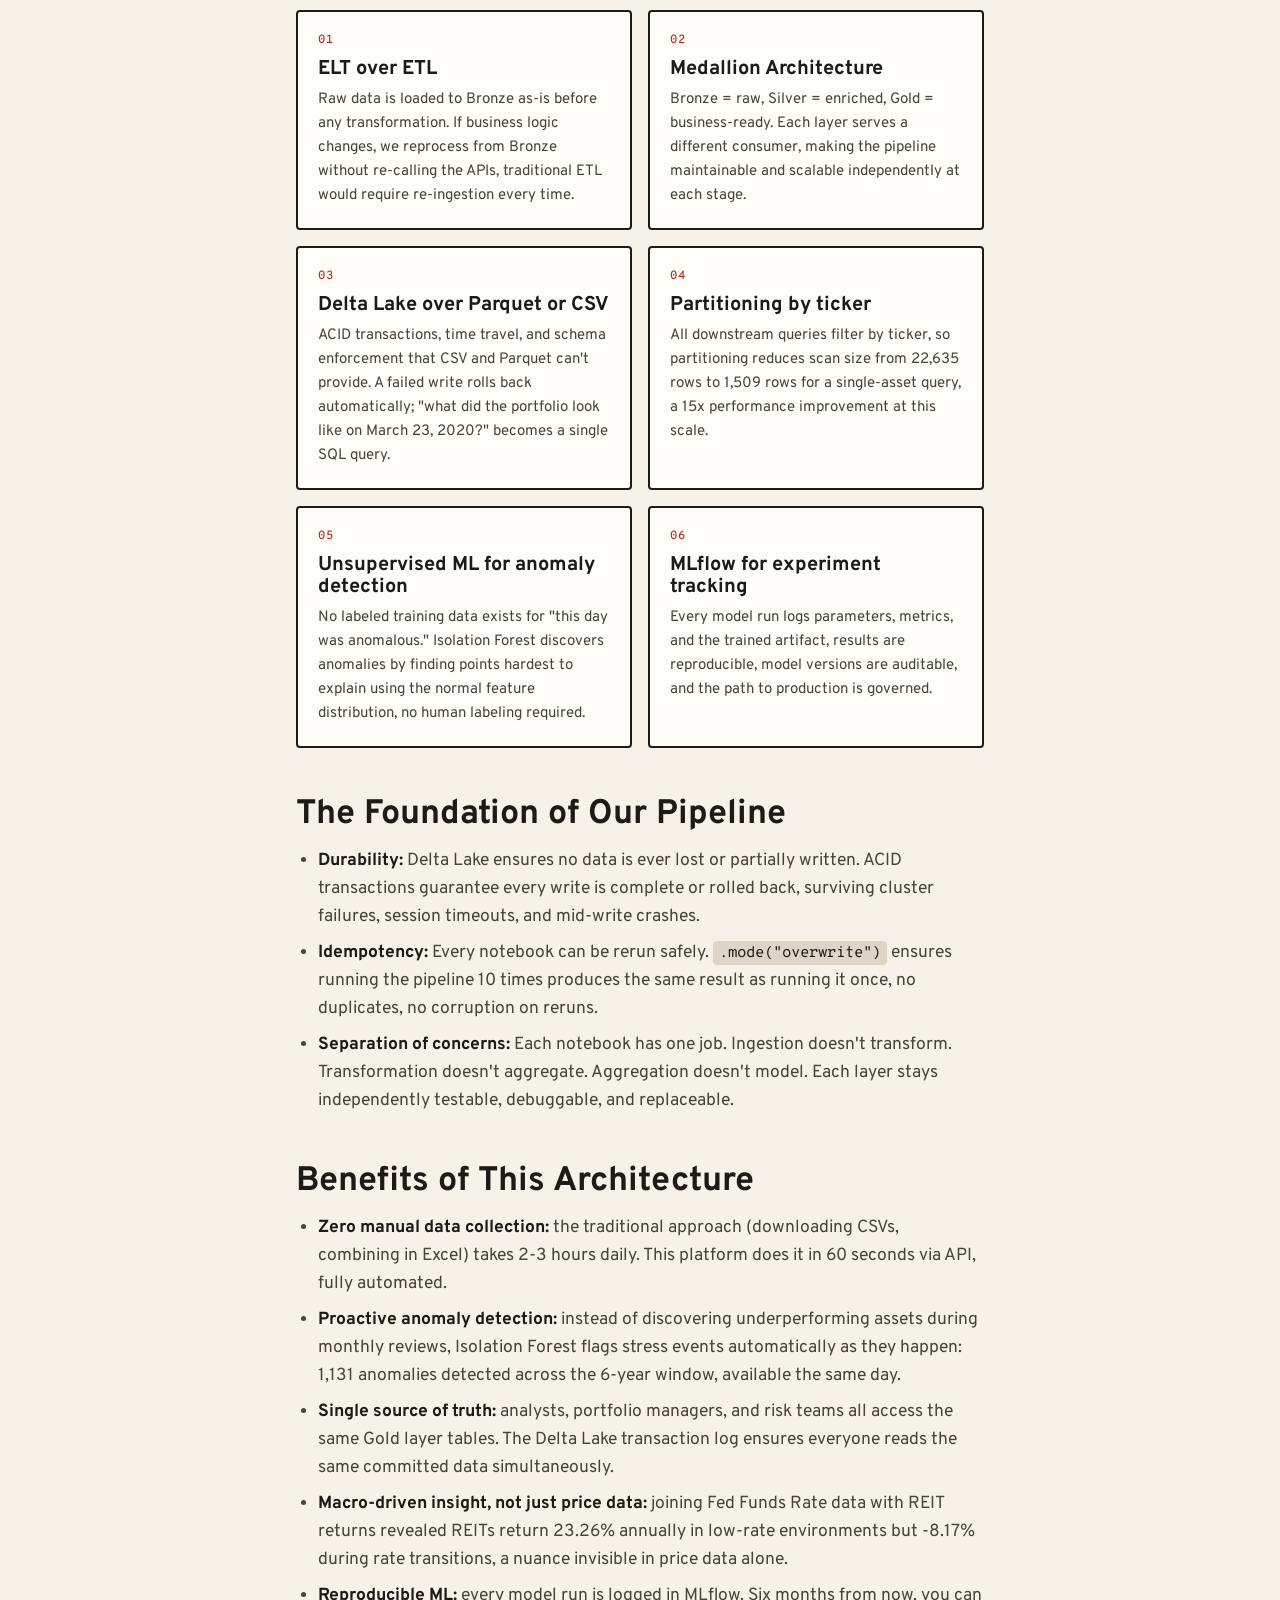
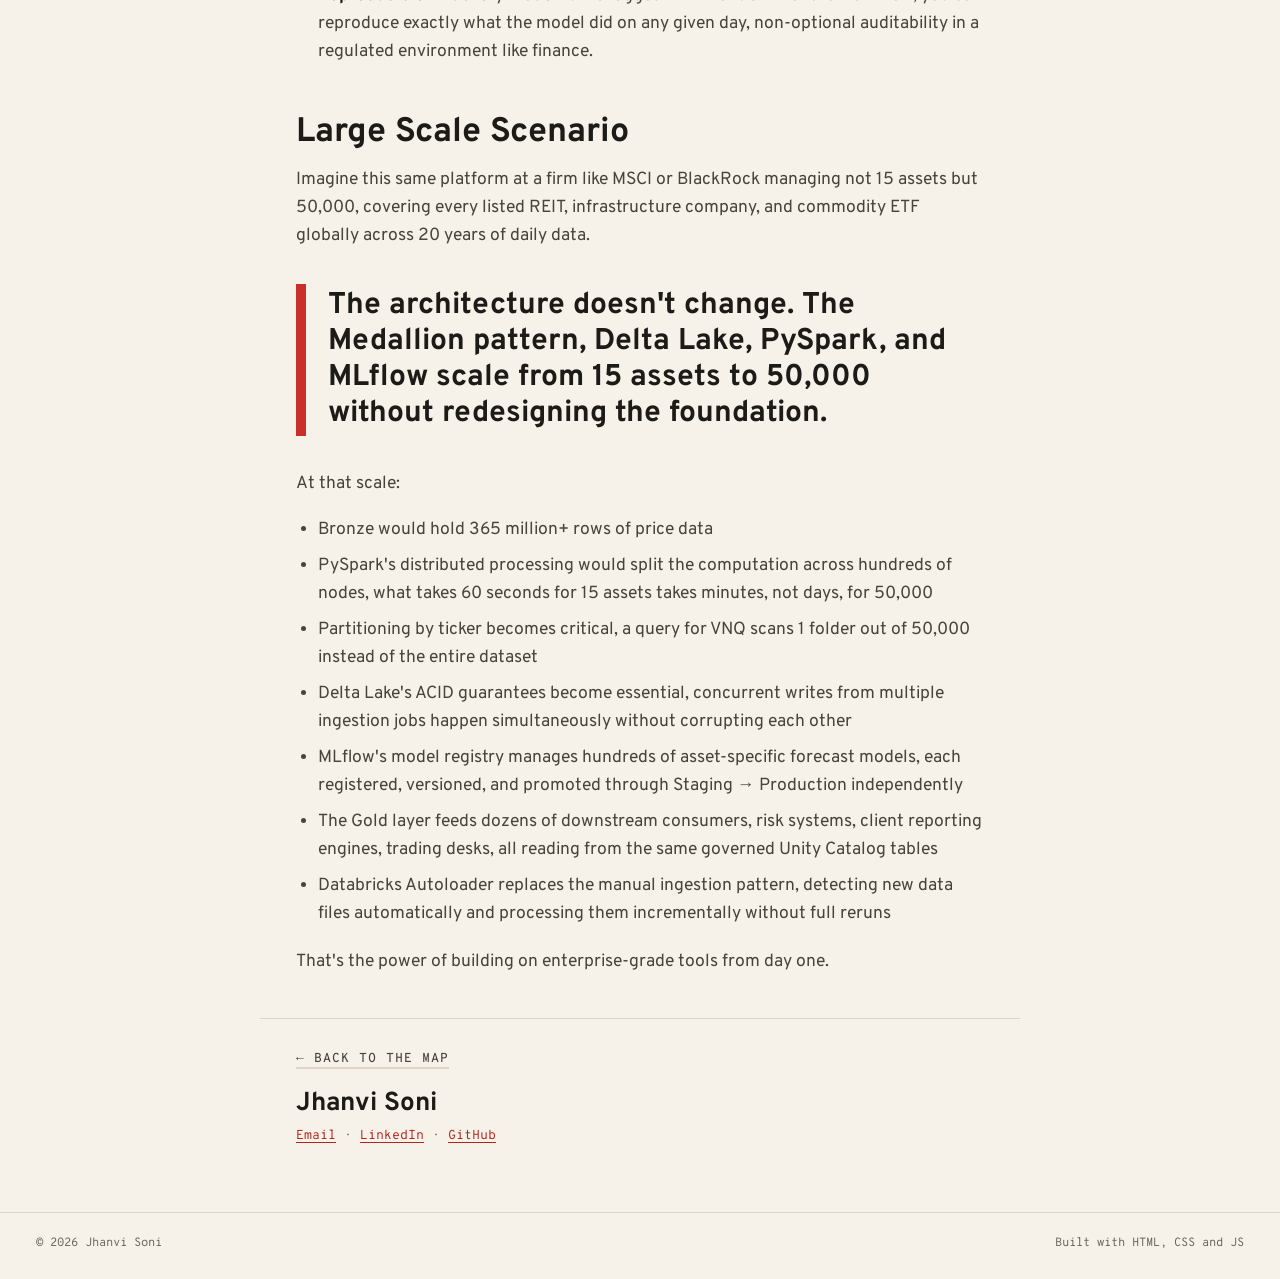
<file: project-real-assets.html>
<!DOCTYPE html>
<html lang="en">
<head>
<meta charset="UTF-8">
<meta name="viewport" content="width=device-width, initial-scale=1.0">


<script>
(function(){
  try {
    var saved = localStorage.getItem('theme');
    var theme = saved;
    if (theme !== 'light' && theme !== 'dark') {
      var hour = new Date().getHours();
      theme = (hour >= 7 && hour < 19) ? 'light' : 'dark';
    }
    document.documentElement.setAttribute('data-theme', theme);
  } catch(e) {
    document.documentElement.setAttribute('data-theme', 'dark');
  }
})();
</script>

<title>Real Assets Investment Intelligence Platform: Case Study | Jhanvi Soni</title>
<meta name="description" content="An end-to-end investment analytics platform simulating a Real Assets desk analyst, tracking 15 assets across 6 years, computing risk metrics, detecting anomalies, and forecasting returns.">
<link rel="canonical" href="https://jhanvisoni0.github.io/project-real-assets.html">

<meta property="og:type" content="article">
<meta property="og:url" content="https://jhanvisoni0.github.io/project-real-assets.html">
<meta property="og:title" content="Real Assets Investment Intelligence Platform: Case Study">
<meta property="og:description" content="An end-to-end investment analytics platform simulating a Real Assets desk analyst, tracking 15 assets across 6 years, computing risk metrics, detecting anomalies, and forecasting returns.">
<meta property="og:image" content="https://jhanvisoni0.github.io/assets/profile.jpg">

<meta name="twitter:card" content="summary_large_image">
<meta name="twitter:title" content="Real Assets Investment Intelligence Platform: Case Study">
<meta name="twitter:description" content="An end-to-end investment analytics platform simulating a Real Assets desk analyst, tracking 15 assets across 6 years.">
<meta name="twitter:image" content="https://jhanvisoni0.github.io/assets/profile.jpg">

<link rel="icon" type="image/png" sizes="32x32" href="assets/favicon-32.png">
<link rel="icon" type="image/png" sizes="512x512" href="assets/favicon-512.png">
<link rel="apple-touch-icon" sizes="180x180" href="assets/apple-touch-icon.png">

<link rel="stylesheet" href="style.css?v=41">
</head>
<body data-line="eng">

<a class="skip" href="#main">Skip to content</a>

<header class="bar">
  <a class="brand" href="index.html" aria-label="Jhanvi Soni, home">
    <span class="roundel"><b>JS</b></span>
    <span class="brand-name">Jhanvi Soni</span>
  </a>
  <div class="bar-tools">
    <a class="bar-back" href="index.html#st-assets">← Back to the map</a>
    <button type="button" class="icon-btn" id="themeToggle" aria-label="Switch theme">
      <svg class="i-sun" viewBox="0 0 24 24" width="18" height="18" fill="none" stroke="currentColor" stroke-width="1.8" aria-hidden="true"><circle cx="12" cy="12" r="4.2"/><path d="M12 2.5v2.4M12 19.1v2.4M4.2 4.2l1.7 1.7M18.1 18.1l1.7 1.7M2.5 12h2.4M19.1 12h2.4M4.2 19.8l1.7-1.7M18.1 5.9l1.7-1.7"/></svg>
      <svg class="i-moon" viewBox="0 0 24 24" width="18" height="18" fill="none" stroke="currentColor" stroke-width="1.8" aria-hidden="true"><path d="M20 14.5A8.5 8.5 0 1 1 9.5 4a7 7 0 0 0 10.5 10.5z"/></svg>
    </button>
  </div>
</header>

<main id="main">

<header class="article-header">
  <div class="container">
    <a href="index.html#st-assets" class="back-link">← Back to the map</a>
    <span class="article-tag">CASE STUDY</span>
    <h1 class="article-title">Real Assets Investment Intelligence Platform</h1>
    <p class="article-meta">
      <!-- TODO: replace with direct repo link -->
      <a href="https://github.com/Jhanvisoni0" target="_blank" rel="noopener">Source Code ↗</a>
    </p>
  </div>
</header>

<article class="article-body">

  <p class="pull-quote">An end-to-end investment analytics platform that simulates what a Real Assets desk analyst does at an institutional investment firm, tracking 15 real asset investments across 6 years of market data, computing risk metrics, detecting market anomalies automatically, and forecasting future returns, all delivered through an executive dashboard.</p>

  <div class="chip-row" style="margin-bottom:40px;">
    <span class="chip chip-sm">Databricks</span><span class="chip chip-sm">PySpark</span><span class="chip chip-sm">Delta Lake</span><span class="chip chip-sm">Python</span><span class="chip chip-sm">SQL</span><span class="chip chip-sm">MLflow</span><span class="chip chip-sm">Prophet</span><span class="chip chip-sm">Isolation Forest</span><span class="chip chip-sm">Unity Catalog</span><span class="chip chip-sm">Medallion Architecture</span><span class="chip chip-sm">yfinance API</span><span class="chip chip-sm">FRED API</span><span class="chip chip-sm">ETL/ELT Pipeline</span><span class="chip chip-sm">Time Series Forecasting</span><span class="chip chip-sm">Anomaly Detection</span><span class="chip chip-sm">Financial Analytics</span><span class="chip chip-sm">Azure</span><span class="chip chip-sm">Portfolio Analytics</span><span class="chip chip-sm">Data Engineering</span><span class="chip chip-sm">BI Dashboard</span>
  </div>

  <h2>The Problem</h2>
  <p>Investment firms managing Real Assets portfolios, real estate, infrastructure, commodities, face a common challenge: price data alone doesn't tell the full story. Analysts spend hours manually pulling data from multiple sources, calculating risk metrics in Excel, and trying to spot underperforming assets before they become a problem. There is no unified system that automatically ingests live market data, computes portfolio-wide risk metrics, flags anomalous behavior, and delivers everything in one executive dashboard, updated and ready every morning.</p>

  <h2>The Solution</h2>
  <p>A fully automated, cloud-native investment analytics platform built on Databricks that:</p>
  <ul>
    <li>Pulls live market data for 15 real assets daily from Yahoo Finance and Federal Reserve APIs</li>
    <li>Processes and enriches data through a Bronze → Silver → Gold pipeline (Medallion Architecture)</li>
    <li>Computes 8 financial metrics per asset per day, returns, volatility, Sharpe ratio, drawdown, and benchmark correlation</li>
    <li>Detects market stress events automatically using an Isolation Forest ML model</li>
    <li>Forecasts 90-day forward returns using Prophet time series modeling</li>
    <li>Delivers all insights through a live executive dashboard, no manual work required</li>
  </ul>

  <h2>How It Works: Pipeline Flow</h2>
  <div class="timeline">
    <div class="timeline-item">
      <div class="timeline-marker"></div>
      <div class="timeline-content">
        <div class="timeline-header"><h3>Extract</h3><span class="timeline-date">STEP 01</span></div>
        <p class="timeline-org">Yahoo Finance API → 22,635 rows of daily OHLCV prices (15 assets, 6 years). FRED API → 3,219 rows of macroeconomic indicators (interest rates, CPI, oil).</p>
      </div>
    </div>
    <div class="timeline-item">
      <div class="timeline-marker"></div>
      <div class="timeline-content">
        <div class="timeline-header"><h3>Load: Bronze Layer</h3><span class="timeline-date">STEP 02</span></div>
        <p class="timeline-org">Raw data written as-is to Delta Lake on Unity Catalog Volumes, partitioned by ticker for fast downstream reads, schema enforced via PySpark StructType.</p>
      </div>
    </div>
    <div class="timeline-item">
      <div class="timeline-marker"></div>
      <div class="timeline-content">
        <div class="timeline-header"><h3>Transform: Silver Layer</h3><span class="timeline-date">STEP 03</span></div>
        <p class="timeline-org">PySpark Window functions compute daily &amp; log returns, 30/90-day rolling volatility, Sharpe ratio, maximum drawdown, and rolling 90-day correlation vs. the S&amp;P 500 benchmark.</p>
      </div>
    </div>
    <div class="timeline-item">
      <div class="timeline-marker"></div>
      <div class="timeline-content">
        <div class="timeline-header"><h3>Aggregate: Gold Layer</h3><span class="timeline-date">STEP 04</span></div>
        <p class="timeline-org">Portfolio summary metrics per asset, NAV tracking for a simulated $10,000 portfolio (2019–2024), z-score anomaly pre-flags, and a Fed Funds Rate vs. REIT performance join.</p>
      </div>
    </div>
    <div class="timeline-item">
      <div class="timeline-marker"></div>
      <div class="timeline-content">
        <div class="timeline-header"><h3>ML Models</h3><span class="timeline-date">STEP 05</span></div>
        <p class="timeline-org">Isolation Forest for unsupervised anomaly detection (1,131 stress events flagged) and Prophet for 90-day return forecasting with confidence intervals, both tracked in MLflow.</p>
      </div>
    </div>
    <div class="timeline-item">
      <div class="timeline-marker"></div>
      <div class="timeline-content">
        <div class="timeline-header"><h3>Deliver</h3><span class="timeline-date">RESULT</span></div>
        <p class="timeline-org">A live Databricks SQL dashboard with 4 panels: portfolio NAV over time, asset returns, anomaly timeline, and return forecast.</p>
      </div>
    </div>
  </div>

  <div class="stat-callout-row" style="margin-top:40px;">
    <div class="stat-callout">
      <span class="stat-callout-number">22,635</span>
      <span class="stat-callout-label">rows ingested</span>
    </div>
    <div class="stat-callout">
      <span class="stat-callout-number">1,131</span>
      <span class="stat-callout-label">anomalies flagged</span>
    </div>
    <div class="stat-callout">
      <span class="stat-callout-number">15x</span>
      <span class="stat-callout-label">faster queries via partitioning</span>
    </div>
    <div class="stat-callout">
      <span class="stat-callout-number">90-day</span>
      <span class="stat-callout-label">forecast horizon</span>
    </div>
  </div>

  <h2>Real Case Scenario</h2>
  <div class="result-banner">
    <p class="result-banner-label">// March 24, 2020: the day after the COVID crash bottom</p>
    <p class="result-banner-value">23 assets flagged anomalous, Sharpe ratios collapsed to -10</p>
  </div>
  <p>A portfolio manager at a real assets investment firm opens their dashboard the morning after the crash bottom. The anomaly detection model has already flagged 23 assets across the universe as anomalous: Sharpe ratios have collapsed to -10, volatility has spiked to 57%, and USO (oil) has dropped 84% from its peak.</p>
  <p>Without this system, an analyst would spend half the day pulling this together manually. With the platform, it's there at 9 AM, automatically, with the anomaly timeline showing exactly which assets are in stress and the forecast model showing expected recovery paths over the next 90 days.</p>

  <h2>Key Design Decisions</h2>
  <div class="principles-grid">
    <div class="principle">
      <span class="principle-no">01</span>
      <h4>ELT over ETL</h4>
      <p>Raw data is loaded to Bronze as-is before any transformation. If business logic changes, we reprocess from Bronze without re-calling the APIs, traditional ETL would require re-ingestion every time.</p>
    </div>
    <div class="principle">
      <span class="principle-no">02</span>
      <h4>Medallion Architecture</h4>
      <p>Bronze = raw, Silver = enriched, Gold = business-ready. Each layer serves a different consumer, making the pipeline maintainable and scalable independently at each stage.</p>
    </div>
    <div class="principle">
      <span class="principle-no">03</span>
      <h4>Delta Lake over Parquet or CSV</h4>
      <p>ACID transactions, time travel, and schema enforcement that CSV and Parquet can't provide. A failed write rolls back automatically; "what did the portfolio look like on March 23, 2020?" becomes a single SQL query.</p>
    </div>
    <div class="principle">
      <span class="principle-no">04</span>
      <h4>Partitioning by ticker</h4>
      <p>All downstream queries filter by ticker, so partitioning reduces scan size from 22,635 rows to 1,509 rows for a single-asset query, a 15x performance improvement at this scale.</p>
    </div>
    <div class="principle">
      <span class="principle-no">05</span>
      <h4>Unsupervised ML for anomaly detection</h4>
      <p>No labeled training data exists for "this day was anomalous." Isolation Forest discovers anomalies by finding points hardest to explain using the normal feature distribution, no human labeling required.</p>
    </div>
    <div class="principle">
      <span class="principle-no">06</span>
      <h4>MLflow for experiment tracking</h4>
      <p>Every model run logs parameters, metrics, and the trained artifact, results are reproducible, model versions are auditable, and the path to production is governed.</p>
    </div>
  </div>

  <h2>The Foundation of Our Pipeline</h2>
  <ul>
    <li><strong>Durability:</strong> Delta Lake ensures no data is ever lost or partially written. ACID transactions guarantee every write is complete or rolled back, surviving cluster failures, session timeouts, and mid-write crashes.</li>
    <li><strong>Idempotency:</strong> Every notebook can be rerun safely. <code>.mode("overwrite")</code> ensures running the pipeline 10 times produces the same result as running it once, no duplicates, no corruption on reruns.</li>
    <li><strong>Separation of concerns:</strong> Each notebook has one job. Ingestion doesn't transform. Transformation doesn't aggregate. Aggregation doesn't model. Each layer stays independently testable, debuggable, and replaceable.</li>
  </ul>

  <h2>Benefits of This Architecture</h2>
  <ul>
    <li><strong>Zero manual data collection:</strong> the traditional approach (downloading CSVs, combining in Excel) takes 2-3 hours daily. This platform does it in 60 seconds via API, fully automated.</li>
    <li><strong>Proactive anomaly detection:</strong> instead of discovering underperforming assets during monthly reviews, Isolation Forest flags stress events automatically as they happen: 1,131 anomalies detected across the 6-year window, available the same day.</li>
    <li><strong>Single source of truth:</strong> analysts, portfolio managers, and risk teams all access the same Gold layer tables. The Delta Lake transaction log ensures everyone reads the same committed data simultaneously.</li>
    <li><strong>Macro-driven insight, not just price data:</strong> joining Fed Funds Rate data with REIT returns revealed REITs return 23.26% annually in low-rate environments but -8.17% during rate transitions, a nuance invisible in price data alone.</li>
    <li><strong>Reproducible ML:</strong> every model run is logged in MLflow. Six months from now, you can reproduce exactly what the model did on any given day, non-optional auditability in a regulated environment like finance.</li>
  </ul>

  <h2>Large Scale Scenario</h2>
  <p>Imagine this same platform at a firm like MSCI or BlackRock managing not 15 assets but 50,000, covering every listed REIT, infrastructure company, and commodity ETF globally across 20 years of daily data.</p>

  <p class="pull-quote">The architecture doesn't change. The Medallion pattern, Delta Lake, PySpark, and MLflow scale from 15 assets to 50,000 without redesigning the foundation.</p>

  <p>At that scale:</p>
  <ul>
    <li>Bronze would hold 365 million+ rows of price data</li>
    <li>PySpark's distributed processing would split the computation across hundreds of nodes, what takes 60 seconds for 15 assets takes minutes, not days, for 50,000</li>
    <li>Partitioning by ticker becomes critical, a query for VNQ scans 1 folder out of 50,000 instead of the entire dataset</li>
    <li>Delta Lake's ACID guarantees become essential, concurrent writes from multiple ingestion jobs happen simultaneously without corrupting each other</li>
    <li>MLflow's model registry manages hundreds of asset-specific forecast models, each registered, versioned, and promoted through Staging → Production independently</li>
    <li>The Gold layer feeds dozens of downstream consumers, risk systems, client reporting engines, trading desks, all reading from the same governed Unity Catalog tables</li>
    <li>Databricks Autoloader replaces the manual ingestion pattern, detecting new data files automatically and processing them incrementally without full reruns</li>
  </ul>

  <p>That's the power of building on enterprise-grade tools from day one.</p>

</article>

</main>

<div class="article-footer">
  <a href="index.html#st-assets" class="back-link">← Back to the map</a>
  <p class="post-signoff">Jhanvi Soni</p>
  <p class="article-meta">
    <a href="mailto:jhanvisoni0@gmail.com">Email</a> ·
    <a href="https://linkedin.com/in/jhanvisonii/" target="_blank" rel="noopener">LinkedIn</a> ·
    <a href="https://github.com/Jhanvisoni0" target="_blank" rel="noopener">GitHub</a>
  </p>
</div>

<footer class="footer">
  <div class="container footer-inner">
    <span>© 2026 Jhanvi Soni</span>
    <span class="footer-dim">Built with HTML, CSS and JS</span>
  </div>
</footer>

<script src="script.js?v=26"></script>
</body>
</html>
</file>
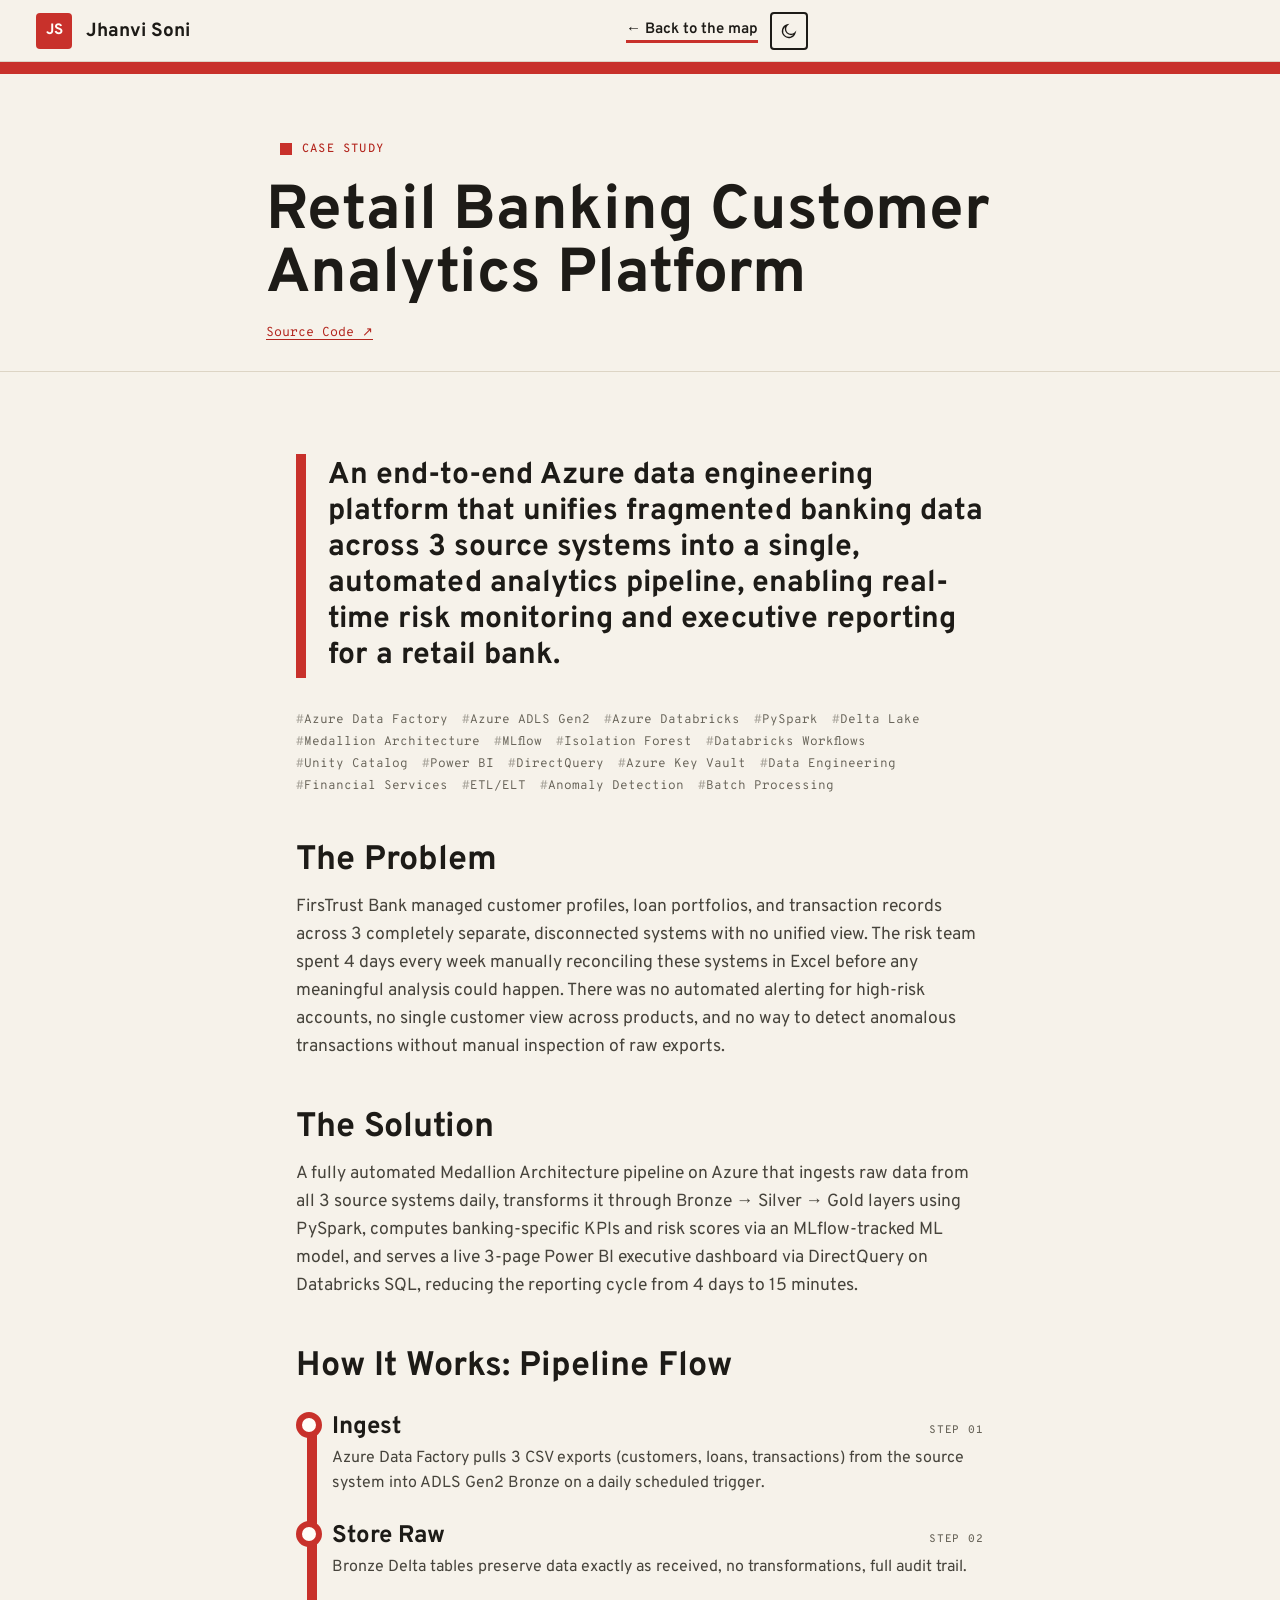
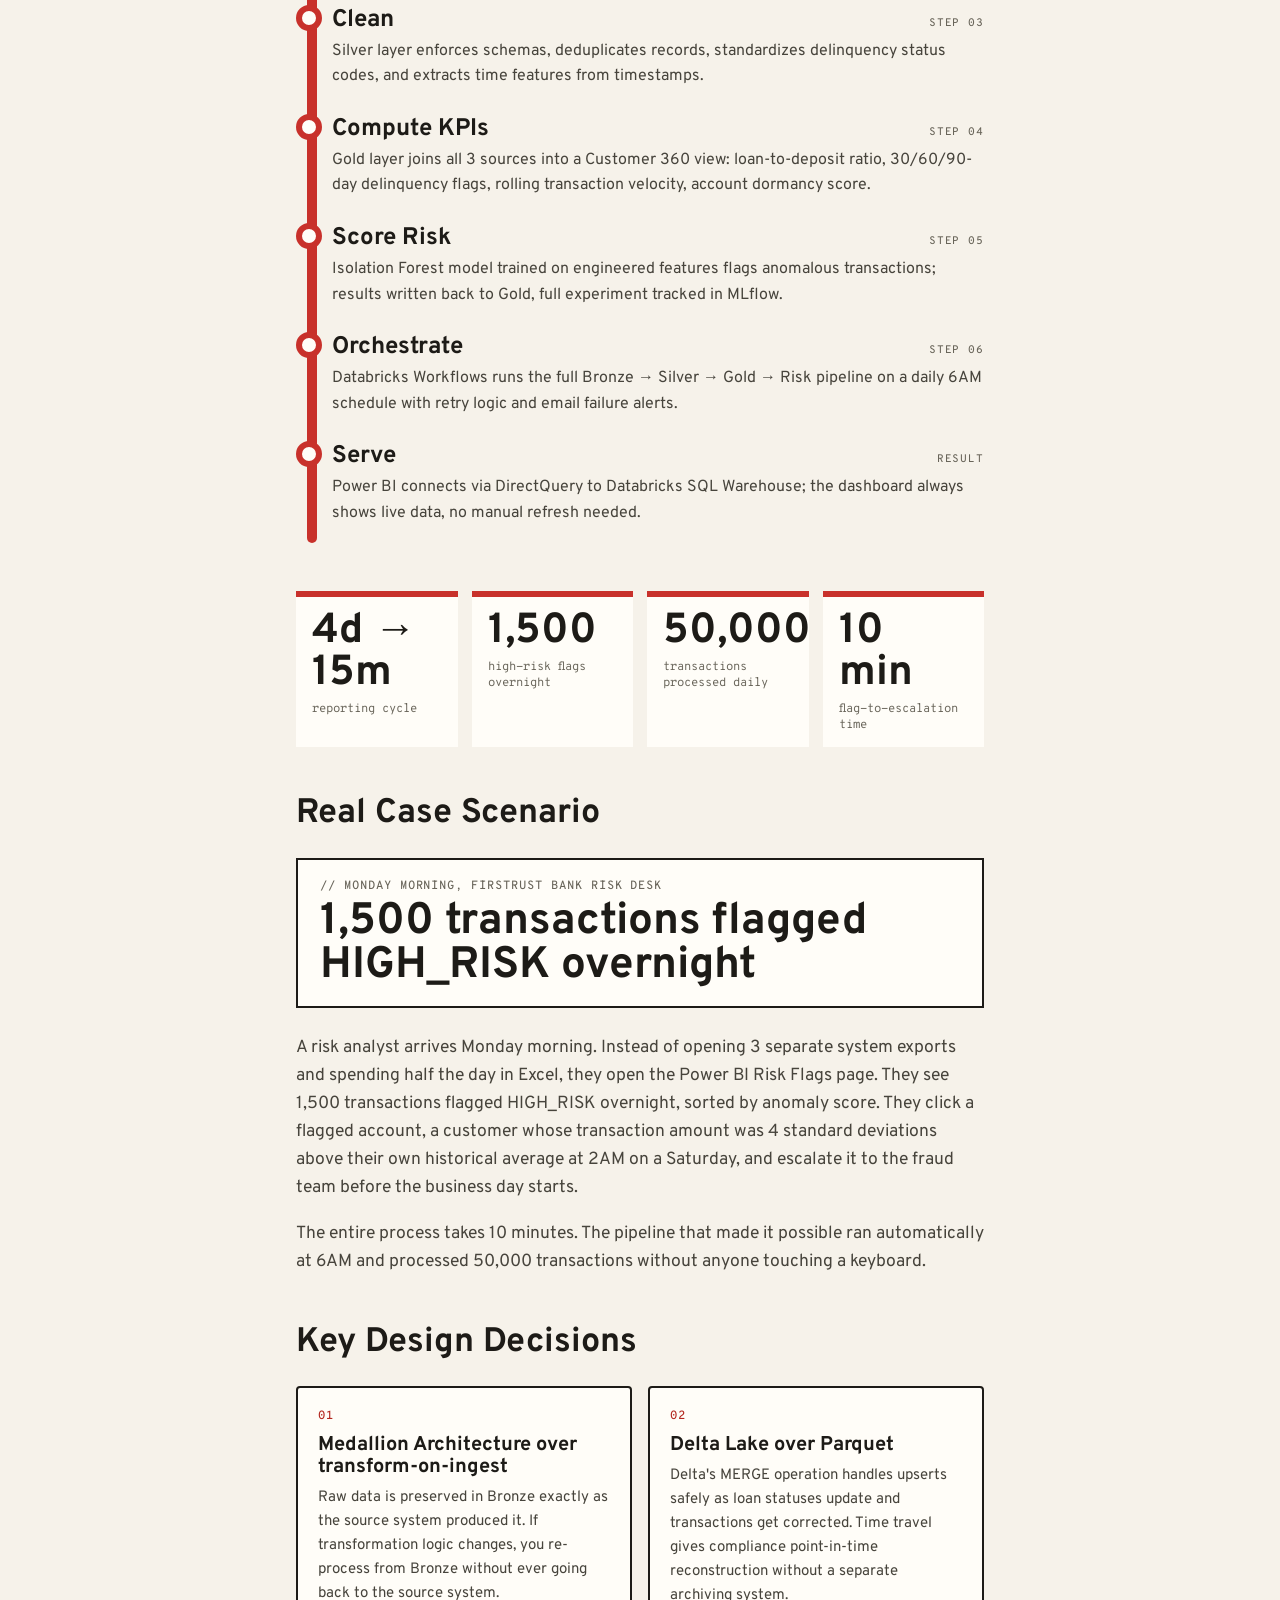
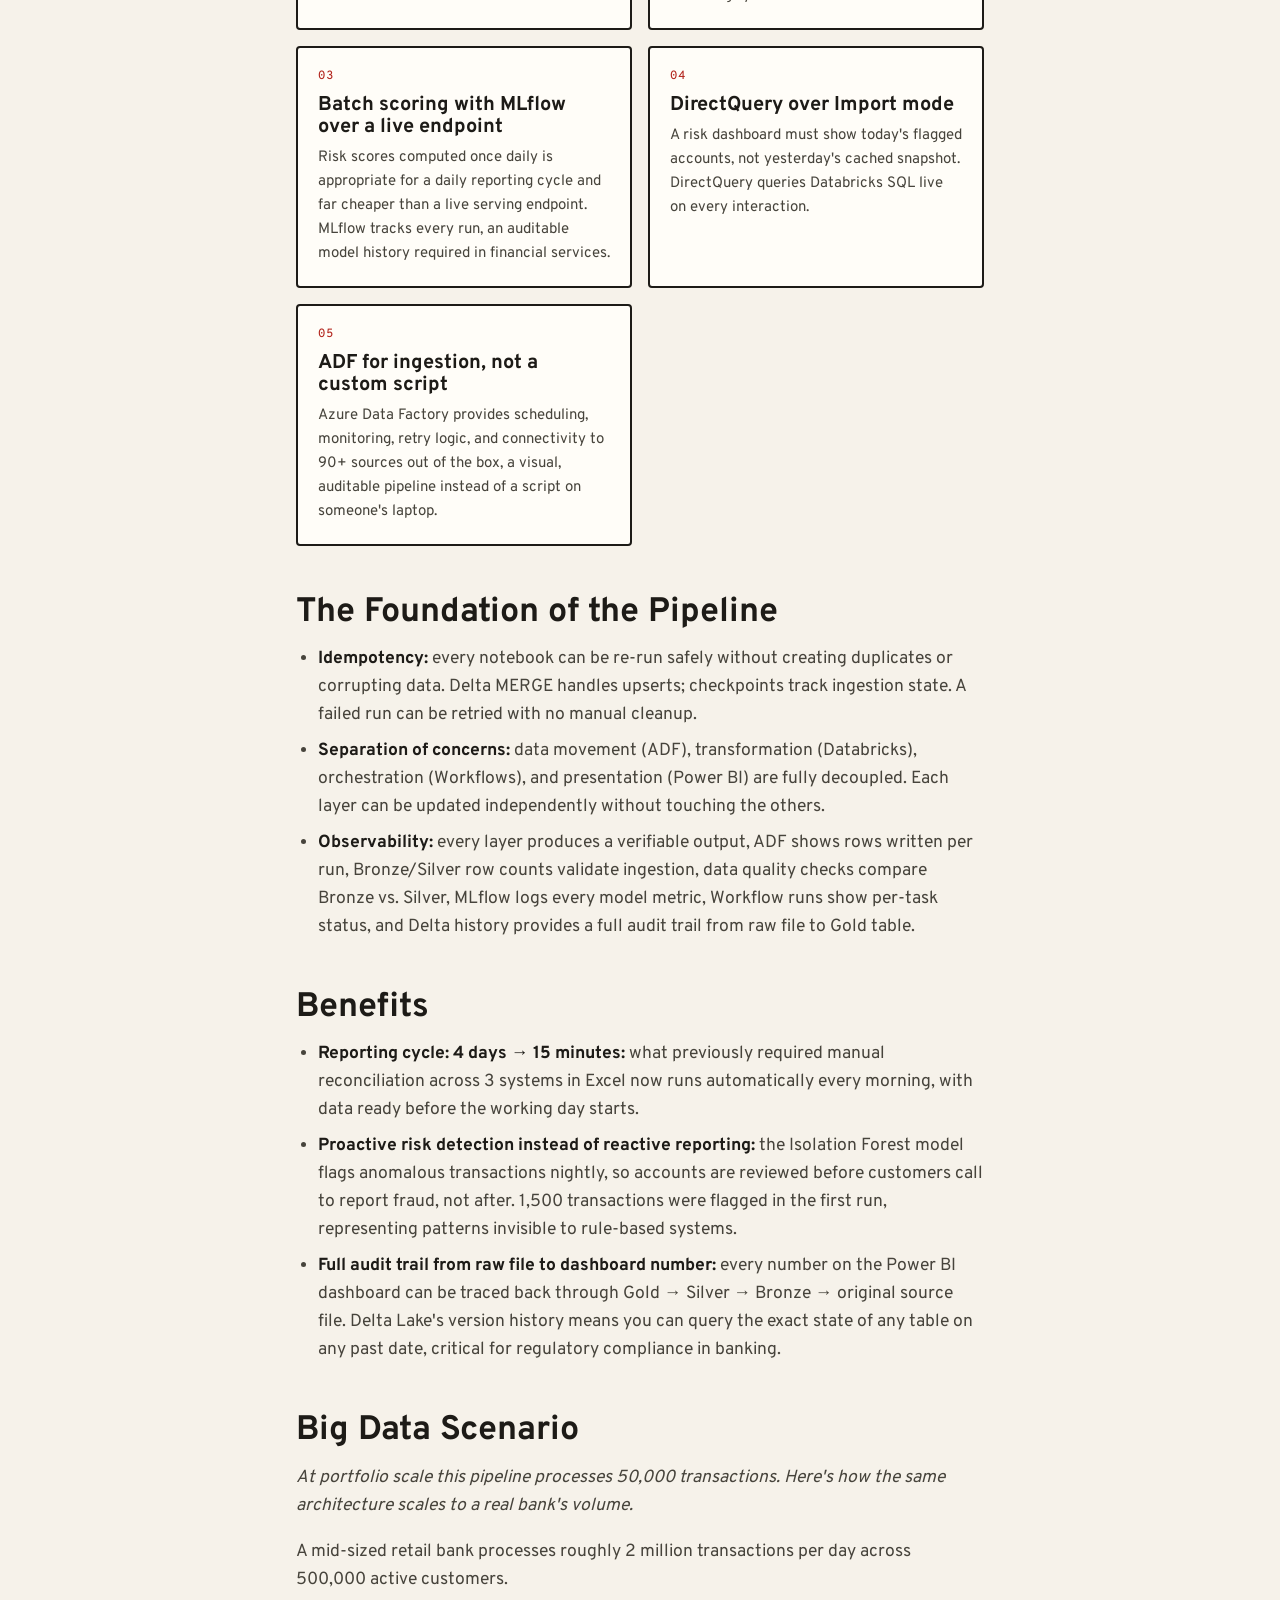
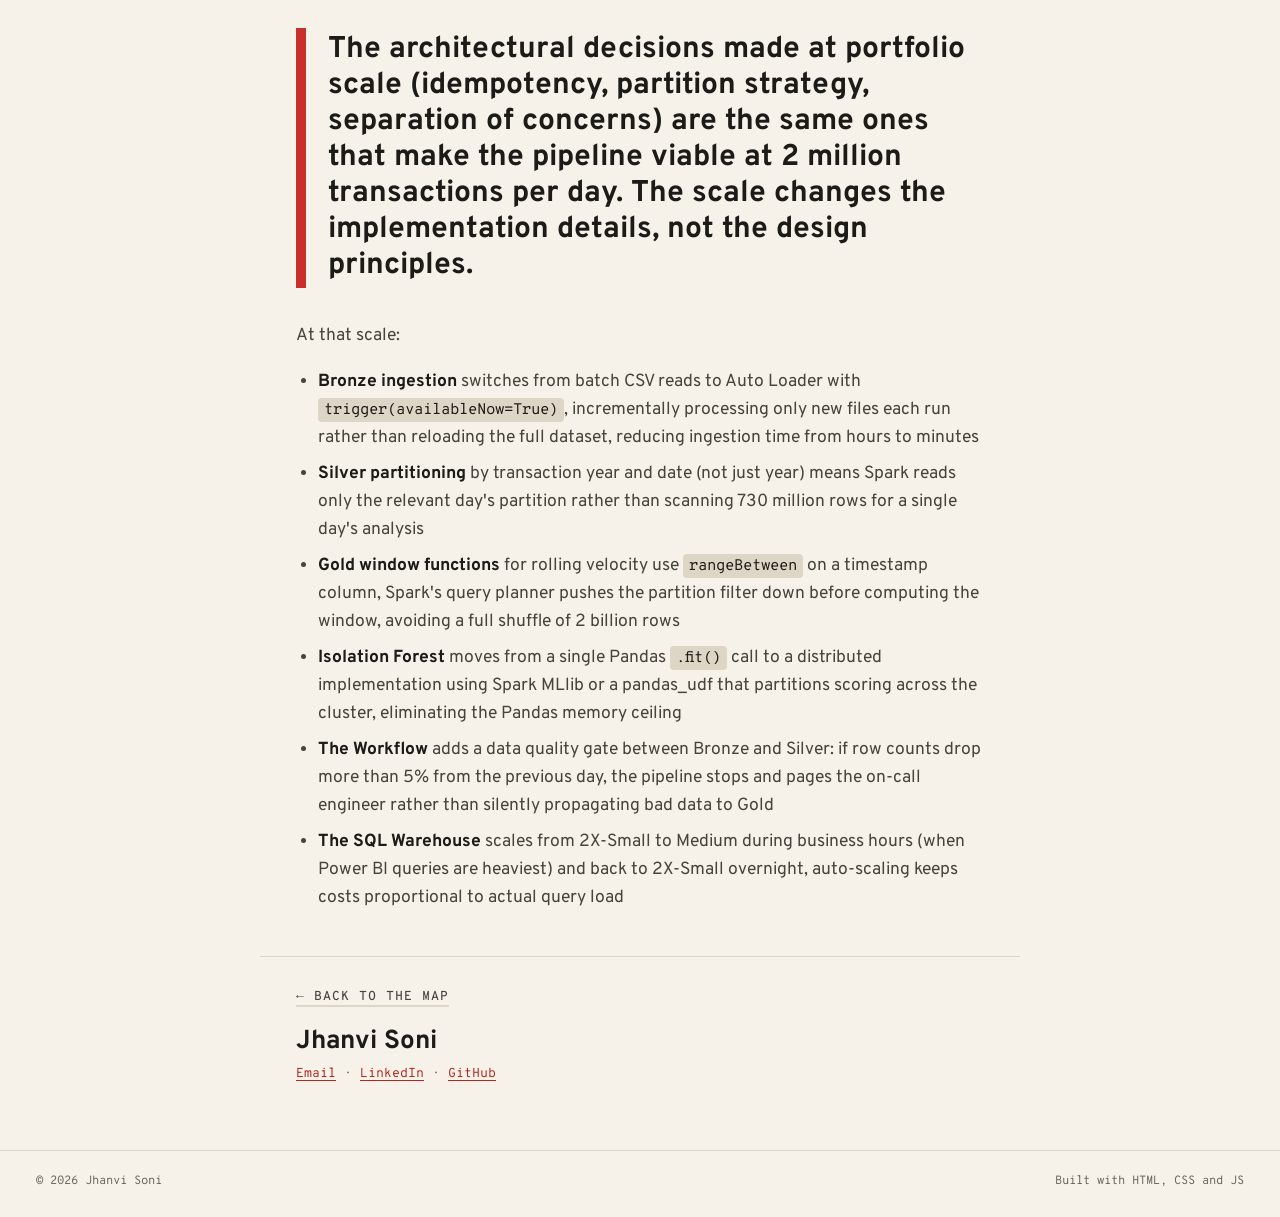
<file: project-retail-banking.html>
<!DOCTYPE html>
<html lang="en">
<head>
<meta charset="UTF-8">
<meta name="viewport" content="width=device-width, initial-scale=1.0">


<script>
(function(){
  try {
    var saved = localStorage.getItem('theme');
    var theme = saved;
    if (theme !== 'light' && theme !== 'dark') {
      var hour = new Date().getHours();
      theme = (hour >= 7 && hour < 19) ? 'light' : 'dark';
    }
    document.documentElement.setAttribute('data-theme', theme);
  } catch(e) {
    document.documentElement.setAttribute('data-theme', 'dark');
  }
})();
</script>

<title>Retail Banking Customer Analytics Platform: Case Study | Jhanvi Soni</title>
<meta name="description" content="An end-to-end Azure data engineering platform that unifies fragmented banking data across 3 source systems into one automated pipeline, cutting the reporting cycle from 4 days to 15 minutes.">
<link rel="canonical" href="https://jhanvisoni0.github.io/project-retail-banking.html">

<meta property="og:type" content="article">
<meta property="og:url" content="https://jhanvisoni0.github.io/project-retail-banking.html">
<meta property="og:title" content="Retail Banking Customer Analytics Platform: Case Study">
<meta property="og:description" content="An end-to-end Azure data engineering platform unifying fragmented banking data, cutting the reporting cycle from 4 days to 15 minutes.">
<meta property="og:image" content="https://jhanvisoni0.github.io/assets/profile.jpg">

<meta name="twitter:card" content="summary_large_image">
<meta name="twitter:title" content="Retail Banking Customer Analytics Platform: Case Study">
<meta name="twitter:description" content="An end-to-end Azure data engineering platform unifying fragmented banking data, cutting the reporting cycle from 4 days to 15 minutes.">
<meta name="twitter:image" content="https://jhanvisoni0.github.io/assets/profile.jpg">

<link rel="icon" type="image/png" sizes="32x32" href="assets/favicon-32.png">
<link rel="icon" type="image/png" sizes="512x512" href="assets/favicon-512.png">
<link rel="apple-touch-icon" sizes="180x180" href="assets/apple-touch-icon.png">

<link rel="stylesheet" href="style.css?v=41">
</head>
<body data-line="eng">

<a class="skip" href="#main">Skip to content</a>

<header class="bar">
  <a class="brand" href="index.html" aria-label="Jhanvi Soni, home">
    <span class="roundel"><b>JS</b></span>
    <span class="brand-name">Jhanvi Soni</span>
  </a>
  <div class="bar-tools">
    <a class="bar-back" href="index.html#st-banking">← Back to the map</a>
    <button type="button" class="icon-btn" id="themeToggle" aria-label="Switch theme">
      <svg class="i-sun" viewBox="0 0 24 24" width="18" height="18" fill="none" stroke="currentColor" stroke-width="1.8" aria-hidden="true"><circle cx="12" cy="12" r="4.2"/><path d="M12 2.5v2.4M12 19.1v2.4M4.2 4.2l1.7 1.7M18.1 18.1l1.7 1.7M2.5 12h2.4M19.1 12h2.4M4.2 19.8l1.7-1.7M18.1 5.9l1.7-1.7"/></svg>
      <svg class="i-moon" viewBox="0 0 24 24" width="18" height="18" fill="none" stroke="currentColor" stroke-width="1.8" aria-hidden="true"><path d="M20 14.5A8.5 8.5 0 1 1 9.5 4a7 7 0 0 0 10.5 10.5z"/></svg>
    </button>
  </div>
</header>

<main id="main">

<header class="article-header">
  <div class="container">
    <a href="index.html#st-banking" class="back-link">← Back to the map</a>
    <span class="article-tag">CASE STUDY</span>
    <h1 class="article-title">Retail Banking Customer Analytics Platform</h1>
    <p class="article-meta">
      <!-- TODO: replace with direct repo link -->
      <a href="https://github.com/Jhanvisoni0" target="_blank" rel="noopener">Source Code ↗</a>
    </p>
  </div>
</header>

<article class="article-body">

  <p class="pull-quote">An end-to-end Azure data engineering platform that unifies fragmented banking data across 3 source systems into a single, automated analytics pipeline, enabling real-time risk monitoring and executive reporting for a retail bank.</p>

  <div class="chip-row" style="margin-bottom:40px;">
    <span class="chip chip-sm">Azure Data Factory</span><span class="chip chip-sm">Azure ADLS Gen2</span><span class="chip chip-sm">Azure Databricks</span><span class="chip chip-sm">PySpark</span><span class="chip chip-sm">Delta Lake</span><span class="chip chip-sm">Medallion Architecture</span><span class="chip chip-sm">MLflow</span><span class="chip chip-sm">Isolation Forest</span><span class="chip chip-sm">Databricks Workflows</span><span class="chip chip-sm">Unity Catalog</span><span class="chip chip-sm">Power BI</span><span class="chip chip-sm">DirectQuery</span><span class="chip chip-sm">Azure Key Vault</span><span class="chip chip-sm">Data Engineering</span><span class="chip chip-sm">Financial Services</span><span class="chip chip-sm">ETL/ELT</span><span class="chip chip-sm">Anomaly Detection</span><span class="chip chip-sm">Batch Processing</span>
  </div>

  <h2>The Problem</h2>
  <p>FirsTrust Bank managed customer profiles, loan portfolios, and transaction records across 3 completely separate, disconnected systems with no unified view. The risk team spent 4 days every week manually reconciling these systems in Excel before any meaningful analysis could happen. There was no automated alerting for high-risk accounts, no single customer view across products, and no way to detect anomalous transactions without manual inspection of raw exports.</p>

  <h2>The Solution</h2>
  <p>A fully automated Medallion Architecture pipeline on Azure that ingests raw data from all 3 source systems daily, transforms it through Bronze → Silver → Gold layers using PySpark, computes banking-specific KPIs and risk scores via an MLflow-tracked ML model, and serves a live 3-page Power BI executive dashboard via DirectQuery on Databricks SQL, reducing the reporting cycle from 4 days to 15 minutes.</p>

  <h2>How It Works: Pipeline Flow</h2>
  <div class="timeline">
    <div class="timeline-item">
      <div class="timeline-marker"></div>
      <div class="timeline-content">
        <div class="timeline-header"><h3>Ingest</h3><span class="timeline-date">STEP 01</span></div>
        <p class="timeline-org">Azure Data Factory pulls 3 CSV exports (customers, loans, transactions) from the source system into ADLS Gen2 Bronze on a daily scheduled trigger.</p>
      </div>
    </div>
    <div class="timeline-item">
      <div class="timeline-marker"></div>
      <div class="timeline-content">
        <div class="timeline-header"><h3>Store Raw</h3><span class="timeline-date">STEP 02</span></div>
        <p class="timeline-org">Bronze Delta tables preserve data exactly as received, no transformations, full audit trail.</p>
      </div>
    </div>
    <div class="timeline-item">
      <div class="timeline-marker"></div>
      <div class="timeline-content">
        <div class="timeline-header"><h3>Clean</h3><span class="timeline-date">STEP 03</span></div>
        <p class="timeline-org">Silver layer enforces schemas, deduplicates records, standardizes delinquency status codes, and extracts time features from timestamps.</p>
      </div>
    </div>
    <div class="timeline-item">
      <div class="timeline-marker"></div>
      <div class="timeline-content">
        <div class="timeline-header"><h3>Compute KPIs</h3><span class="timeline-date">STEP 04</span></div>
        <p class="timeline-org">Gold layer joins all 3 sources into a Customer 360 view: loan-to-deposit ratio, 30/60/90-day delinquency flags, rolling transaction velocity, account dormancy score.</p>
      </div>
    </div>
    <div class="timeline-item">
      <div class="timeline-marker"></div>
      <div class="timeline-content">
        <div class="timeline-header"><h3>Score Risk</h3><span class="timeline-date">STEP 05</span></div>
        <p class="timeline-org">Isolation Forest model trained on engineered features flags anomalous transactions; results written back to Gold, full experiment tracked in MLflow.</p>
      </div>
    </div>
    <div class="timeline-item">
      <div class="timeline-marker"></div>
      <div class="timeline-content">
        <div class="timeline-header"><h3>Orchestrate</h3><span class="timeline-date">STEP 06</span></div>
        <p class="timeline-org">Databricks Workflows runs the full Bronze → Silver → Gold → Risk pipeline on a daily 6AM schedule with retry logic and email failure alerts.</p>
      </div>
    </div>
    <div class="timeline-item">
      <div class="timeline-marker"></div>
      <div class="timeline-content">
        <div class="timeline-header"><h3>Serve</h3><span class="timeline-date">RESULT</span></div>
        <p class="timeline-org">Power BI connects via DirectQuery to Databricks SQL Warehouse; the dashboard always shows live data, no manual refresh needed.</p>
      </div>
    </div>
  </div>

  <div class="stat-callout-row" style="margin-top:40px;">
    <div class="stat-callout">
      <span class="stat-callout-number">4d → 15m</span>
      <span class="stat-callout-label">reporting cycle</span>
    </div>
    <div class="stat-callout">
      <span class="stat-callout-number">1,500</span>
      <span class="stat-callout-label">high-risk flags overnight</span>
    </div>
    <div class="stat-callout">
      <span class="stat-callout-number">50,000</span>
      <span class="stat-callout-label">transactions processed daily</span>
    </div>
    <div class="stat-callout">
      <span class="stat-callout-number">10 min</span>
      <span class="stat-callout-label">flag-to-escalation time</span>
    </div>
  </div>

  <h2>Real Case Scenario</h2>
  <div class="result-banner">
    <p class="result-banner-label">// Monday morning, FirsTrust Bank risk desk</p>
    <p class="result-banner-value">1,500 transactions flagged HIGH_RISK overnight</p>
  </div>
  <p>A risk analyst arrives Monday morning. Instead of opening 3 separate system exports and spending half the day in Excel, they open the Power BI Risk Flags page. They see 1,500 transactions flagged HIGH_RISK overnight, sorted by anomaly score. They click a flagged account, a customer whose transaction amount was 4 standard deviations above their own historical average at 2AM on a Saturday, and escalate it to the fraud team before the business day starts.</p>
  <p>The entire process takes 10 minutes. The pipeline that made it possible ran automatically at 6AM and processed 50,000 transactions without anyone touching a keyboard.</p>

  <h2>Key Design Decisions</h2>
  <div class="principles-grid">
    <div class="principle">
      <span class="principle-no">01</span>
      <h4>Medallion Architecture over transform-on-ingest</h4>
      <p>Raw data is preserved in Bronze exactly as the source system produced it. If transformation logic changes, you re-process from Bronze without ever going back to the source system.</p>
    </div>
    <div class="principle">
      <span class="principle-no">02</span>
      <h4>Delta Lake over Parquet</h4>
      <p>Delta's MERGE operation handles upserts safely as loan statuses update and transactions get corrected. Time travel gives compliance point-in-time reconstruction without a separate archiving system.</p>
    </div>
    <div class="principle">
      <span class="principle-no">03</span>
      <h4>Batch scoring with MLflow over a live endpoint</h4>
      <p>Risk scores computed once daily is appropriate for a daily reporting cycle and far cheaper than a live serving endpoint. MLflow tracks every run, an auditable model history required in financial services.</p>
    </div>
    <div class="principle">
      <span class="principle-no">04</span>
      <h4>DirectQuery over Import mode</h4>
      <p>A risk dashboard must show today's flagged accounts, not yesterday's cached snapshot. DirectQuery queries Databricks SQL live on every interaction.</p>
    </div>
    <div class="principle">
      <span class="principle-no">05</span>
      <h4>ADF for ingestion, not a custom script</h4>
      <p>Azure Data Factory provides scheduling, monitoring, retry logic, and connectivity to 90+ sources out of the box, a visual, auditable pipeline instead of a script on someone's laptop.</p>
    </div>
  </div>

  <h2>The Foundation of the Pipeline</h2>
  <ul>
    <li><strong>Idempotency:</strong> every notebook can be re-run safely without creating duplicates or corrupting data. Delta MERGE handles upserts; checkpoints track ingestion state. A failed run can be retried with no manual cleanup.</li>
    <li><strong>Separation of concerns:</strong> data movement (ADF), transformation (Databricks), orchestration (Workflows), and presentation (Power BI) are fully decoupled. Each layer can be updated independently without touching the others.</li>
    <li><strong>Observability:</strong> every layer produces a verifiable output, ADF shows rows written per run, Bronze/Silver row counts validate ingestion, data quality checks compare Bronze vs. Silver, MLflow logs every model metric, Workflow runs show per-task status, and Delta history provides a full audit trail from raw file to Gold table.</li>
  </ul>

  <h2>Benefits</h2>
  <ul>
    <li><strong>Reporting cycle: 4 days → 15 minutes:</strong> what previously required manual reconciliation across 3 systems in Excel now runs automatically every morning, with data ready before the working day starts.</li>
    <li><strong>Proactive risk detection instead of reactive reporting:</strong> the Isolation Forest model flags anomalous transactions nightly, so accounts are reviewed before customers call to report fraud, not after. 1,500 transactions were flagged in the first run, representing patterns invisible to rule-based systems.</li>
    <li><strong>Full audit trail from raw file to dashboard number:</strong> every number on the Power BI dashboard can be traced back through Gold → Silver → Bronze → original source file. Delta Lake's version history means you can query the exact state of any table on any past date, critical for regulatory compliance in banking.</li>
  </ul>

  <h2>Big Data Scenario</h2>
  <p><em>At portfolio scale this pipeline processes 50,000 transactions. Here's how the same architecture scales to a real bank's volume.</em></p>
  <p>A mid-sized retail bank processes roughly 2 million transactions per day across 500,000 active customers.</p>

  <p class="pull-quote">The architectural decisions made at portfolio scale (idempotency, partition strategy, separation of concerns) are the same ones that make the pipeline viable at 2 million transactions per day. The scale changes the implementation details, not the design principles.</p>

  <p>At that scale:</p>
  <ul>
    <li><strong>Bronze ingestion</strong> switches from batch CSV reads to Auto Loader with <code>trigger(availableNow=True)</code>, incrementally processing only new files each run rather than reloading the full dataset, reducing ingestion time from hours to minutes</li>
    <li><strong>Silver partitioning</strong> by transaction year and date (not just year) means Spark reads only the relevant day's partition rather than scanning 730 million rows for a single day's analysis</li>
    <li><strong>Gold window functions</strong> for rolling velocity use <code>rangeBetween</code> on a timestamp column, Spark's query planner pushes the partition filter down before computing the window, avoiding a full shuffle of 2 billion rows</li>
    <li><strong>Isolation Forest</strong> moves from a single Pandas <code>.fit()</code> call to a distributed implementation using Spark MLlib or a pandas_udf that partitions scoring across the cluster, eliminating the Pandas memory ceiling</li>
    <li><strong>The Workflow</strong> adds a data quality gate between Bronze and Silver: if row counts drop more than 5% from the previous day, the pipeline stops and pages the on-call engineer rather than silently propagating bad data to Gold</li>
    <li><strong>The SQL Warehouse</strong> scales from 2X-Small to Medium during business hours (when Power BI queries are heaviest) and back to 2X-Small overnight, auto-scaling keeps costs proportional to actual query load</li>
  </ul>

</article>

</main>

<div class="article-footer">
  <a href="index.html#st-banking" class="back-link">← Back to the map</a>
  <p class="post-signoff">Jhanvi Soni</p>
  <p class="article-meta">
    <a href="mailto:jhanvisoni0@gmail.com">Email</a> ·
    <a href="https://linkedin.com/in/jhanvisonii/" target="_blank" rel="noopener">LinkedIn</a> ·
    <a href="https://github.com/Jhanvisoni0" target="_blank" rel="noopener">GitHub</a>
  </p>
</div>

<footer class="footer">
  <div class="container footer-inner">
    <span>© 2026 Jhanvi Soni</span>
    <span class="footer-dim">Built with HTML, CSS and JS</span>
  </div>
</footer>

<script src="script.js?v=26"></script>
</body>
</html>
</file>
<file: style.css>
/* ==========================================================================
   Jhanvi Soni: career transit map
   Palette comes from Houston METRORail's Red, Green and Purple lines.
   Type is Overpass (an open font based on US highway signage) and Overpass Mono
   for the departures board. Both are embedded below so nothing loads from a CDN.
   Lines: Engineering = red, AI & Writing = purple, Learning = green.
   ========================================================================== */
@font-face{ font-family:'Overpass'; src:url([data-uri]) format('woff2'); font-weight:100 900; font-style:normal; font-display:swap; }
@font-face{ font-family:'Overpass Mono'; src:url([data-uri]) format('woff2'); font-weight:300 700; font-style:normal; font-display:swap; }
:root{
  --bg:#f6f2ea; --panel:#fffdf8; --ink:#1d1b17; --ink2:#47443c; --ink3:#69655a; --rule:#ddd5c5;
  --eng:#c8312b; --ai:#6b3fa0; --lrn:#14804a;
  --eng-ink:#b3261e; --ai-ink:#5b2f90; --lrn-ink:#0e6b3c;
  --on:#fffdf8; --amber:#f5b82e;
  --f-head:'Overpass','Helvetica Neue',Arial,sans-serif;
  --f-body:'Overpass','Helvetica Neue',Arial,sans-serif;
  --f-mono:'Overpass Mono',ui-monospace,Menlo,Consolas,monospace;
  --gut:clamp(16px,3vw,36px); --bar-h:62px; --radius:4px;
}
[data-theme="dark"]{
  --bg:#0b0d10; --panel:#12151a; --ink:#f3f5f8; --ink2:#c0c6d0; --ink3:#8f97a5; --rule:#242a33;
  --eng:#ff5a52; --ai:#a77bff; --lrn:#2fd17f;
  --eng-ink:#ff7a72; --ai-ink:#bf9cff; --lrn-ink:#4ddf95;
  --on:#0b0d10; --amber:#f5b82e;
}
[data-line="eng"]{ --c:var(--eng); --ci:var(--eng-ink); }
[data-line="ai"]{ --c:var(--ai); --ci:var(--ai-ink); }
[data-line="lrn"]{ --c:var(--lrn); --ci:var(--lrn-ink); }
[data-line="all"]{ --c:var(--ink); --ci:var(--ink); }

*,*::before,*::after{ box-sizing:border-box; }
html{ scroll-behavior:smooth; }
[id]{ scroll-margin-top:calc(var(--bar-h) + 12px); }
body{ margin:0; background:var(--bg); color:var(--ink); font:400 17px/1.6 var(--f-body); -webkit-font-smoothing:antialiased; }
h1,h2,h3,h4{ margin:0; overflow-wrap:break-word; }
a{ color:inherit; }
img{ max-width:100%; }
.wrap{ max-width:1280px; margin:0 auto; padding:0 var(--gut); }
.container{ max-width:820px; margin:0 auto; padding:0 var(--gut); }
.sr{ position:absolute; width:1px; height:1px; overflow:hidden; clip:rect(0 0 0 0); white-space:nowrap; }
.skip{ position:absolute; left:-999px; top:8px; z-index:100; background:var(--ink); color:var(--bg); padding:8px 14px; font:600 14px var(--f-body); }
.skip:focus{ left:8px; }
button{ font-family:inherit; }
:focus-visible{ outline:3px solid var(--ink); outline-offset:3px; }

/* ---------- top bar ---------- */
.bar{ position:sticky; top:0; z-index:40; height:var(--bar-h); display:flex; align-items:center; justify-content:space-between; gap:12px;
  padding:0 var(--gut); background:var(--bg); border-bottom:1px solid var(--rule); }
.brand{ display:flex; align-items:center; gap:14px; text-decoration:none; color:var(--ink); }
.brand-name{ font:700 19px var(--f-head); }
.roundel{ width:36px; height:36px; border-radius:4px; background:var(--eng); color:var(--on); display:grid; place-items:center; flex:0 0 auto; }
.roundel b{ font:700 15px/1 var(--f-head); }
.bar-tools{ display:flex; align-items:center; gap:12px; }
.seg{ display:inline-flex; border:2px solid var(--ink); border-radius:4px; overflow:hidden; }
.seg button{ font:600 14px var(--f-head); padding:6px 16px; background:none; border:0; color:var(--ink); cursor:pointer; }
.seg button[aria-pressed="true"]{ background:var(--ink); color:var(--bg); }
.icon-btn{ width:38px; height:38px; border-radius:4px; border:2px solid var(--ink); background:none; color:var(--ink); display:grid; place-items:center; cursor:pointer; font:600 14px var(--f-body); flex:0 0 auto; }
.icon-btn:hover{ background:var(--ink); color:var(--bg); }
.i-sun{ display:none; } .i-moon{ display:block; }
[data-theme="dark"] .i-sun{ display:block; } [data-theme="dark"] .i-moon{ display:none; }
.bar-back{ font:600 15px var(--f-head); text-decoration:none; color:var(--ink); border-bottom:3px solid var(--c,var(--eng)); padding-bottom:1px; }
.bar-back:hover{ background:var(--c,var(--eng)); color:var(--on); }

/* ---------- view switching ---------- */
.mapsec,.drawer{ display:none; }
html[data-view="map"] .mapsec{ display:block; }
html[data-view="map"] .drawer{ display:flex; }
html[data-view="map"] .list{ display:none; }

/* ---------- intro ---------- */
.intro{ padding-top:clamp(28px,5vw,64px); }
.intro-grid{ display:grid; grid-template-columns:1fr auto; gap:clamp(20px,4vw,56px); align-items:start; }
.intro h1{ font:700 clamp(38px,5.4vw,68px)/1.05 var(--f-head); }
.role{ font:600 clamp(18px,2vw,24px)/1.25 var(--f-head); color:var(--ink2); margin:12px 0 14px; }
.lede{ max-width:620px; font-size:clamp(16px,1.5vw,19px); color:var(--ink2); margin:0; }
.photo{ display:block; width:160px; height:160px; object-fit:cover; object-position:50% 20%; border-radius:4px; }

.board{ margin-top:clamp(26px,4vw,44px); background:#0f1115; color:#f3f5f8; border-radius:4px; padding:4px 0; overflow:hidden; }
.board-head{ padding:9px 20px; font:600 11px var(--f-mono); letter-spacing:.2em; text-transform:uppercase; color:#98a0ad; border-bottom:1px solid #232830; }
.board-row{ display:grid; grid-template-columns:120px 1fr auto; gap:20px; align-items:baseline; padding:12px 20px; border-bottom:1px solid #1e232b; font:600 14px/1.35 var(--f-mono); text-transform:uppercase; letter-spacing:.06em; }
.board-row:last-child{ border-bottom:0; }
.b-k{ color:var(--amber); }
.b-s{ color:#b4bbc6; text-align:right; white-space:nowrap; }

/* ---------- map ---------- */
.mapsec{ margin-top:clamp(32px,5vw,60px); }
.map-head{ display:flex; align-items:flex-end; justify-content:space-between; gap:12px 20px; flex-wrap:wrap; margin-bottom:14px; }
.legend{ display:flex; flex-wrap:wrap; gap:10px; }
.lg{ display:inline-flex; align-items:center; gap:8px; font:600 15px var(--f-head); padding:5px 14px 5px 6px; border:2px solid var(--rule); border-radius:4px; background:var(--panel); color:var(--ink); cursor:pointer; }
.lg:hover{ border-color:var(--ink); }
.lg[aria-pressed="true"]{ border-color:var(--c); background:var(--bg); }
.lg i,.lg-title i,.badge{ width:24px; height:24px; border-radius:50%; background:var(--ci); color:var(--on); display:grid; place-items:center; font:600 12px var(--f-mono); font-style:normal; flex:0 0 auto; }
.map-hint{ font:500 14px var(--f-body); color:var(--ink3); margin:0; }

.map-frame{ position:relative; border-top:1px solid var(--rule); border-bottom:1px solid var(--rule); background:var(--panel); }
.map-frame::before,.map-frame::after{ content:""; position:absolute; top:0; bottom:4px; width:56px; z-index:2; pointer-events:none; }
.map-frame::before{ left:0; background:linear-gradient(90deg,var(--panel),transparent); }
.map-frame::after{ right:0; background:linear-gradient(270deg,var(--panel),transparent); }
.map-scroll{ overflow-x:auto; overflow-y:hidden; cursor:grab; scrollbar-width:none; -webkit-overflow-scrolling:touch; }
.map-scroll::-webkit-scrollbar{ display:none; }
.map-scroll.dragging{ cursor:grabbing; user-select:none; }
.map-scroll:focus-visible{ outline-offset:-4px; }
.map-canvas{ position:relative; width:2800px; height:640px }
.map-canvas svg{ position:absolute; left:0; top:0; pointer-events:none; }
.trk{ fill:none; stroke-width:12; stroke-linecap:round; stroke-linejoin:round; transition:opacity .25s; }
.trk[data-line="eng"]{ stroke:var(--eng); } .trk[data-line="ai"]{ stroke:var(--ai); } .trk[data-line="lrn"]{ stroke:var(--lrn); }
.trk.draw{ stroke-dasharray:1; stroke-dashoffset:1; animation:draw 1.8s .15s ease-out forwards; }
.trk.dashed{ stroke-dasharray:16 14; stroke-linecap:butt; animation:fade .8s 1.2s both; }
.trk.xl{ stroke-width:6; }
@keyframes draw{ to{ stroke-dashoffset:0; } }
@keyframes fade{ from{ opacity:0; } }
@keyframes pop{ from{ transform:scale(.2); opacity:0; } }

.map-intro{ position:absolute; left:140px; top:236px; width:640px; }
.map-intro h2{ font:700 clamp(30px,3vw,40px)/1.05 var(--f-head); margin:0 0 12px; }
.map-intro p{ margin:0; color:var(--ink2); font-size:16px; max-width:440px; }

.stn{ position:absolute; left:calc(var(--x) - 15px); top:calc(var(--y) - 15px); width:30px; height:30px; padding:0; border:0; background:none; color:var(--ink); cursor:pointer; transition:opacity .25s; }
.stn .dot{ position:absolute; inset:0; border-radius:50%; background:var(--panel); border:5px solid var(--c); transition:transform .18s,background .18s; animation:pop .45s calc(var(--i,0) * 55ms + .5s) both cubic-bezier(.3,1.6,.5,1); }
.stn:hover .dot,.stn:focus-visible .dot{ transform:scale(1.2); }
.stn.is-active .dot{ background:var(--c); transform:scale(1.25); }
.stn:focus-visible{ outline:3px solid var(--ink); outline-offset:6px; border-radius:50%; }
.stn.big{ left:calc(var(--x) - 24px); top:calc(var(--y) - 24px); width:48px; height:48px; }
.stn.big .dot{ border-width:8px; border-color:var(--ink); }
.stn.building .dot{ border-style:dashed; }
.stn-label{ position:absolute; left:50%; width:184px; margin-left:-92px; text-align:center; line-height:1.1; animation:fade .6s calc(var(--i,0) * 55ms + .7s) both; }
.stn.up .stn-label{ bottom:calc(100% + 12px); }
.stn.down .stn-label{ top:calc(100% + 12px); }
.stn.right .stn-label{ left:calc(100% + 16px); margin-left:0; top:50%; transform:translateY(-50%); text-align:left; width:180px; }
.stn-name{ display:block; font:700 18px/1.12 var(--f-head); }
.stn-sub{ display:block; margin-top:4px; font:500 13.5px/1.3 var(--f-body); color:var(--ink3); }
.stn:hover .stn-name{ text-decoration:underline; text-decoration-thickness:3px; text-underline-offset:4px; text-decoration-color:var(--c); }
.xdot{ position:absolute; width:18px; height:18px; border-radius:50%; background:var(--panel); border:4px solid var(--c); transform:translate(-50%,-50%); }
.xlabel{ position:absolute; font:500 12px var(--f-body); color:var(--ink3); white-space:nowrap; }

/* line focus (legend) */
.map-frame[data-focus="eng"] .trk:not([data-line="eng"]),
.map-frame[data-focus="ai"] .trk:not([data-line="ai"]),
.map-frame[data-focus="lrn"] .trk:not([data-line="lrn"]){ opacity:.14; }
.map-frame[data-focus="eng"] .stn:not([data-line="eng"]):not([data-line="all"]):not([data-link="eng"]),
.map-frame[data-focus="ai"] .stn:not([data-line="ai"]):not([data-line="all"]),
.map-frame[data-focus="lrn"] .stn:not([data-line="lrn"]):not([data-line="all"]){ opacity:.22; }

.map-arrow{ position:absolute; top:50%; transform:translateY(-50%); z-index:3; width:46px; height:46px; border-radius:4px; border:2px solid var(--ink); background:var(--bg); color:var(--ink); font:600 20px var(--f-body); cursor:pointer; }
.map-arrow.prev{ left:14px; } .map-arrow.next{ right:14px; }
.map-arrow:hover:not([disabled]){ background:var(--ink); color:var(--bg); }
.map-arrow[disabled]{ opacity:.25; cursor:default; }
.map-progress{ position:relative; height:4px; background:var(--rule); }
.map-progress span{ position:absolute; top:0; bottom:0; left:0; width:30%; background:var(--ink); }

/* ---------- drawer ---------- */
.drawer{ position:fixed; top:var(--bar-h); right:0; bottom:0; width:min(460px,100vw); z-index:60; background:var(--panel); border-left:2px solid var(--ink); flex-direction:column;
  transform:translateX(102%); visibility:hidden; transition:transform .35s cubic-bezier(.2,.8,.2,1),visibility 0s .35s; }
.drawer.open{ transform:none; visibility:visible; transition:transform .35s cubic-bezier(.2,.8,.2,1); }
.drawer:focus{ outline:none; }
.dr-top{ display:flex; justify-content:space-between; align-items:center; padding:14px 18px; border-top:10px solid var(--c); }
.dr-line{ display:flex; align-items:center; gap:10px; font:700 15px var(--f-head); }
.dr-body{ flex:1; overflow:auto; padding:6px 22px 26px; }
.dr-foot{ display:grid; grid-template-columns:1fr 1fr; border-top:2px solid var(--ink); }
.dr-nav{ background:none; border:0; padding:14px 18px; text-align:left; cursor:pointer; color:var(--ink); font:600 17px var(--f-head); }
.dr-nav small{ display:block; font:400 11px var(--f-mono); color:var(--ink3); letter-spacing:.06em; text-transform:none; }
.dr-nav.next{ text-align:right; border-left:1px solid var(--rule); }
.dr-nav:hover:not([disabled]){ background:var(--bg); }
.dr-nav[disabled]{ opacity:.3; cursor:default; }

/* ---------- station content (shared: list view + drawer) ---------- */
.st-meta{ display:flex; flex-wrap:wrap; gap:4px 12px; margin:0 0 8px; font:500 14px var(--f-body); color:var(--ink3); }
.st-kind{ color:var(--ci); }
.st-title{ font:700 clamp(25px,2.6vw,32px)/1.08 var(--f-head); margin:0 0 8px; }
.st-role{ font:600 17px/1.2 var(--f-head); color:var(--ci); margin:0 0 14px; }
.st-sum{ color:var(--ink); font-size:16.5px; margin:0 0 14px; }
.st-points{ list-style:none; padding:0; margin:0 0 14px; }
.st-points li{ position:relative; padding-left:20px; margin:0 0 9px; color:var(--ink2); font-size:15.5px; line-height:1.5; }
.st-points li::before{ content:""; position:absolute; left:0; top:.5em; width:9px; height:9px; background:var(--c); }
.st-metrics{ display:grid; grid-template-columns:repeat(auto-fit,minmax(110px,1fr)); gap:14px; margin:18px 0; padding:14px 0; border-top:2px solid var(--ink); border-bottom:1px solid var(--rule); }
.st-metrics dt{ font:700 32px/1 var(--f-head); color:var(--ci);}
.st-metrics dd{ margin:4px 0 0; font:500 14px/1.35 var(--f-body); color:var(--ink3); }
.st-note{ font:500 15px/1.5 var(--f-body); color:var(--ink3); margin:0 0 14px; border-left:3px solid var(--rule); padding-left:12px; }
.st-tags{ display:flex; flex-wrap:wrap; gap:4px 14px; margin:0 0 14px; font:500 14.5px var(--f-body); color:var(--ink3); }
.st-tags span::before{ content:"#"; opacity:.55; }
.st-links{ display:flex; flex-wrap:wrap; gap:8px 22px; margin:0; }
.st-links a{ font:600 15px var(--f-body); color:var(--ci); text-decoration:underline; text-underline-offset:4px; text-decoration-thickness:2px; }
.st-links a:hover{ background:var(--ci); color:var(--on); text-decoration:none; }
.dr-body .st-title{ font-size:30px; }

/* ---------- list view ---------- */
.list{ padding-top:clamp(28px,5vw,56px); padding-bottom:24px; }
.list-head h2{ font:700 clamp(28px,3.4vw,40px)/1.1 var(--f-head); }
.list-head p{ margin:8px 0 0; color:var(--ink2); }
.list-cols{ margin-top:36px; }
.lgroup{ display:grid; grid-template-columns:240px minmax(0,1fr); column-gap:48px; padding:30px 0 22px; border-top:6px solid var(--c); }
.lgroup[data-line="lrn"]{ grid-template-columns:240px repeat(2,minmax(0,1fr)); }
.lg-head{ grid-column:1; grid-row:1 / span 12; align-self:start; position:sticky; top:calc(var(--bar-h) + 24px); padding-bottom:20px; }
.lg-title{ display:flex; align-items:center; gap:10px; font:700 22px var(--f-head); margin:0; }
.lg-sub{ margin:8px 0 0; color:var(--ink3); font-size:14.5px; line-height:1.45; }
.lgroup .station{ grid-column:2; padding:0 0 28px; margin:0 0 28px; border-bottom:1px solid var(--rule); }
.lgroup[data-line="lrn"] .station{ grid-column:auto; }
.lgroup[data-line="lrn"] .station:nth-of-type(odd){ grid-column:2; }
.lgroup[data-line="lrn"] .station:nth-of-type(even){ grid-column:3; }
.lgroup .station:last-child{ border-bottom:0; margin-bottom:0; }
.lgroup .st-title{ font-size:26px; }
.lgroup .st-sum{ max-width:64ch; }

/* quiet metrics: three max, inline */
.st-metrics > div:nth-child(n+4){ display:none; }
.lgroup .st-metrics,.station-detail .st-metrics{ display:flex; flex-wrap:wrap; gap:10px 32px; border:0; padding:0; margin:16px 0; }
.lgroup .st-metrics dt{ font-size:26px; }

/* collapsible highlights */
.st-more{ margin:14px 0 16px; }
.st-more summary{ display:inline-flex; align-items:center; gap:8px; cursor:pointer; list-style:none; font:600 14.5px var(--f-body); color:var(--ci); padding:3px 0; border-bottom:2px solid var(--c); }
.st-more summary::-webkit-details-marker{ display:none; }
.st-more summary::after{ content:"+"; font-weight:700; }
.st-more[open] summary::after{ content:"\2212"; }
.st-more[open] > summary{ margin-bottom:16px; }
.st-more .st-points,.st-more .st-note,.st-more .st-tags{ margin-bottom:14px; }

/* ---------- toolkit ---------- */
.kit{ padding-top:clamp(44px,6vw,80px); }
.sec-head h2{ font:700 clamp(28px,3.4vw,40px)/1.1 var(--f-head); }
.kit-table{ margin-top:30px; border-top:2px solid var(--ink); }
.kit-row{ display:grid; grid-template-columns:290px 1fr; gap:20px; align-items:baseline; padding:18px 0; border-bottom:1px solid var(--rule); }

.kit-row h3{ font:600 21px/1.15 var(--f-head); }
.kit-row p{ margin:0; color:var(--ink2); font-size:16px; }

/* ---------- terminus ---------- */
.terminus{ position:relative; margin-top:clamp(44px,6vw,80px); background:var(--ink); color:var(--bg); padding:clamp(36px,5vw,56px) 0 clamp(32px,4.5vw,48px); }
.terminus::before{ content:""; position:absolute; left:0; right:0; top:0; height:10px; background:linear-gradient(90deg,var(--eng) 33.34%,var(--ai) 33.34% 66.67%,var(--lrn) 66.67%); }

.terminus h2{ font:700 clamp(28px,3.6vw,42px)/1.1 var(--f-head); margin:8px 0 10px;}
.term-sub{ max-width:620px; font-size:16px; opacity:.85; margin:0 0 20px; }
.term-links{ display:flex; flex-wrap:wrap; gap:8px 26px; margin:0; }
.term-links{ align-items:center; }
.term-links a{ font:600 17px var(--f-body); color:var(--bg); text-decoration:underline; text-underline-offset:5px; text-decoration-thickness:2px; }
.term-links a:first-child{ background:var(--bg); color:var(--ink); text-decoration:none; padding:11px 20px; border-radius:2px; }
.term-links a:first-child:hover{ background:var(--amber); }
.term-links a:not(:first-child):hover{ text-decoration-color:var(--amber); }

.footer{ padding:22px 0 28px; border-top:1px solid var(--rule); font:400 12px var(--f-mono); color:var(--ink3); }
.footer-inner{ display:flex; justify-content:space-between; flex-wrap:wrap; gap:8px; }
.terminus + .footer{ border-top:0; }
.footer .container{ max-width:1280px; }

/* ==========================================================================
   Article system (blog posts + case studies)
   ========================================================================== */
.article-header{ position:relative; padding:clamp(40px,6vw,76px) 0 30px; border-bottom:1px solid var(--rule); }
.article-header::before{ content:""; position:absolute; left:0; right:0; top:0; height:12px; background:var(--c,var(--eng)); }
.back-link{ display:inline-block; font:500 13px var(--f-mono); letter-spacing:.08em; text-transform:uppercase; text-decoration:none; color:var(--ink2); margin-bottom:20px; border-bottom:2px solid var(--rule); }
.back-link:hover{ color:var(--ink); border-color:var(--c,var(--eng)); }
.article-tag{ display:inline-flex; align-items:center; gap:10px; font:500 12px var(--f-mono); letter-spacing:.1em; text-transform:uppercase; color:var(--ci,var(--eng-ink)); margin-left:14px; }
.article-tag::before{ content:""; width:12px; height:12px; background:var(--c,var(--eng)); }
.article-title{ font:700 clamp(34px,5vw,62px)/1.02 var(--f-head); margin:16px 0; }
.article-meta{ font:400 13px var(--f-mono); color:var(--ink3); margin:0; }
.article-meta a{ color:var(--ci,var(--eng-ink)); text-underline-offset:3px; }
.article-body{ max-width:760px; margin:0 auto; padding:48px var(--gut) 24px; }
.article-body h2{ font:700 clamp(26px,3.4vw,34px)/1.1 var(--f-head);  margin:48px 0 14px;}
.article-body p,.article-body li{ color:var(--ink2); font-size:17.5px; }
.article-body p{ margin:0 0 18px; }
.article-body strong{ color:var(--ink); }
.article-body a{ color:var(--ci,var(--eng-ink)); text-decoration:underline; text-underline-offset:3px; }
.article-body ul{ padding-left:22px; margin:0 0 20px; }
.article-body li{ margin-bottom:8px; }
.article-body code{ font:400 .88em var(--f-mono); background:var(--rule); padding:2px 6px; border-radius:4px; color:var(--ink); }
.article-body .pull-quote{ font:700 clamp(22px,3vw,30px)/1.2 var(--f-head);  color:var(--ink); border-left:10px solid var(--c,var(--eng)); padding:4px 0 4px 22px; margin:34px 0;}
.article-image-block{ margin:34px 0; }
.article-image{ display:block; width:100%; border:2px solid var(--ink); border-radius:var(--radius); background:#fff; }
.article-body .article-caption{ font:400 12px var(--f-mono); color:var(--ink3); margin:10px 0 0; text-align:center; }
.result-banner{ border:2px solid var(--ink); background:var(--panel); padding:18px 22px; margin:26px 0; }
.article-body .result-banner-label{ font:500 12px var(--f-mono); letter-spacing:.08em; text-transform:uppercase; color:var(--ink3); margin:0 0 6px; }
.article-body .result-banner-value{ font:700 clamp(28px,4vw,44px)/1 var(--f-head);  color:var(--ink); margin:0;}
.stat-callout-row{ display:grid; grid-template-columns:repeat(auto-fit,minmax(150px,1fr)); gap:14px; margin:28px 0; }
.stat-callout{ border-top:6px solid var(--c,var(--eng)); background:var(--panel); padding:14px 16px; }
.stat-callout-number{ display:block; font:700 42px/1 var(--f-head); color:var(--ink);}
.stat-callout-label{ display:block; font:400 12px/1.35 var(--f-mono); color:var(--ink3); margin-top:6px; }
.principles-grid,.principles-grid-2col{ display:grid; gap:16px; margin:24px 0; }
.principles-grid{ grid-template-columns:repeat(auto-fit,minmax(220px,1fr)); }
.principles-grid-2col{ grid-template-columns:repeat(2,1fr); }
.principle{ background:var(--panel); border:2px solid var(--ink); border-radius:var(--radius); padding:20px; }
.principle-no{ display:block; font:500 12px var(--f-mono); color:var(--ci,var(--eng-ink)); margin-bottom:10px; letter-spacing:.08em; }
.article-body .principle h4,.principle h4{ font:700 20px/1.1 var(--f-head);  margin:0 0 8px;}
.article-body .principle p{ font-size:15px; margin:0; }
.project-icon-badge{ width:40px; height:40px; border-radius:50%; border:3px solid; display:grid; place-items:center; margin-bottom:12px; }
.project-icon-badge-cyan{ color:var(--lrn-ink); border-color:var(--lrn); }
.project-icon-badge-gold{ color:var(--ink); border-color:var(--ink); }
.project-icon-badge-bronze{ color:var(--eng-ink); border-color:var(--eng); }
.project-icon-badge-arch{ color:var(--ai-ink); border-color:var(--ai); }
.timeline{ position:relative; margin:26px 0; padding-left:36px; }
.timeline::before{ content:""; position:absolute; left:11px; top:8px; bottom:8px; width:10px; background:var(--c,var(--eng)); border-radius:5px; }
.timeline-item{ position:relative; padding:0 0 24px; }
.timeline-marker{ position:absolute; left:-36px; top:0; width:26px; height:26px; border-radius:50%; background:var(--panel); border:6px solid var(--c,var(--eng)); }
.timeline-header{ display:flex; justify-content:space-between; align-items:baseline; gap:12px; flex-wrap:wrap; }
.timeline-header h3{ font:700 24px var(--f-head); }
.timeline-date{ font:500 11px var(--f-mono); letter-spacing:.08em; color:var(--ink3); }
.article-body .timeline-org{ margin:4px 0 0; font-size:16px; }
.chip-row{ display:flex; flex-wrap:wrap; gap:6px 14px; margin:0 0 30px; }
.chip,.chip-sm{ font:400 12.5px var(--f-mono); color:var(--ink3); }
.chip::before{ content:"#"; opacity:.55; }
.dot-sep{ margin:0 .4em; color:var(--ink3); }
.post-divider{ border:0; border-top:1px solid var(--rule); margin:44px 0; }
.demo-embed{ border:2px solid var(--ink); border-radius:var(--radius); overflow:hidden; margin:24px 0; background:var(--panel); }
.demo-embed-intro{ padding:20px 20px 16px; border-bottom:1px solid var(--rule); }
.article-body .demo-embed-heading{ display:flex; align-items:center; gap:10px; font:700 24px var(--f-head);  color:var(--ink); margin:0 0 8px;}
.demo-embed-accent{ width:6px; height:22px; background:var(--c,var(--ai)); display:inline-block; }
.article-body .demo-embed-desc{ font-size:15px; margin:0 0 12px; }
.demo-embed-examples{ display:flex; flex-wrap:wrap; gap:6px 14px; align-items:baseline; }
.demo-example-label,.demo-example-chip{ font:400 12px var(--f-mono); color:var(--ink3); }
.demo-embed-bar{ display:flex; justify-content:space-between; align-items:center; gap:12px; flex-wrap:wrap; padding:9px 16px; background:var(--bg); border-bottom:1px solid var(--rule); }
.demo-embed-label{ font:400 12px var(--f-mono); color:var(--ink3); }
.demo-embed-open{ font:500 12px var(--f-mono); color:var(--ci,var(--ai-ink)); }
.demo-embed-frame{ width:100%; height:560px; border:0; display:block; background:#fff; }
.article-body .demo-embed-note{ font:400 11.5px var(--f-mono); color:var(--ink3); margin:0; padding:9px 16px; background:var(--bg); border-top:1px solid var(--rule); }
.article-footer{ max-width:760px; margin:0 auto; padding:26px var(--gut) 68px; border-top:1px solid var(--rule); }
.article-footer .back-link{ margin-bottom:18px; }
.post-signoff{ font:700 26px var(--f-head);  margin:0 0 8px;}

/* ---------- responsive ---------- */
@media (max-width:1100px){
  .kit-row{ grid-template-columns:220px 1fr; }
}
@media (max-width:899px){
  .drawer{ left:0; top:auto; width:auto; height:min(68vh,580px); border-left:0; border-top:2px solid var(--ink); transform:translateY(102%); }
  .drawer.open{ transform:none; }
}
@media (max-width:760px){
  .intro-grid{ grid-template-columns:1fr; }
  .photo{ width:112px; height:112px; }
  .board-row{ grid-template-columns:1fr; gap:4px; }
  .b-s{ text-align:left; }
  .kit-row{ grid-template-columns:1fr; gap:6px; }
  .principles-grid-2col{ grid-template-columns:1fr; }
}
@media (max-width:520px){
  .brand-name{ display:none; }
  .seg button{ padding:6px 12px; }
}
@media (prefers-reduced-motion:reduce){
  html{ scroll-behavior:auto; }
  *,*::before,*::after{ animation:none !important; transition:none !important; }
  .trk.draw{ stroke-dasharray:none; stroke-dashoffset:0; }
}

/* line start tags on the map */
.line-tag{ position:absolute; width:40px; height:40px; border-radius:4px; background:var(--ci); color:var(--on); display:grid; place-items:center; font:700 18px var(--f-head);}
.map-intro{ top:196px; }
.map-arrow[disabled]{ opacity:0; pointer-events:none; }
.article-header .back-link{ display:none; }

@media (max-width:900px){
  .lgroup,.lgroup[data-line="lrn"]{ grid-template-columns:minmax(0,1fr); }
  .lg-head{ position:static; grid-row:auto; }
  .lgroup .station,.lgroup[data-line="lrn"] .station,.lgroup[data-line="lrn"] .station:nth-of-type(odd),.lgroup[data-line="lrn"] .station:nth-of-type(even){ grid-column:1; }
}

/* ---------- "Ask me" row on the board ---------- */
.board-ask{ border-top:1px dotted #3a414c; }
.ask-v{ min-height:1.35em; }
.ask-actions{ display:flex; align-items:center; justify-content:flex-end; gap:10px; }
.ask-flip,.ask-go{ font:600 13px var(--f-body); letter-spacing:.06em; text-transform:uppercase; padding:6px 14px; border-radius:2px; border:1.5px solid var(--amber); color:var(--amber); background:transparent; cursor:pointer; text-decoration:none; white-space:nowrap; }
.ask-flip:hover,.ask-go:hover{ background:var(--amber); color:#0f1115; }
.ask-go{ border-color:#4a525e; color:#f3f5f8; }
.ask-go:hover{ background:#f3f5f8; border-color:#f3f5f8; color:#0f1115; }
.ask-flip:focus-visible,.ask-go:focus-visible{ outline:3px solid #f3f5f8; outline-offset:3px; }
@media (max-width:760px){ .ask-actions{ justify-content:flex-start; margin-top:6px; } .ask-v{ min-height:2.7em; } }

/* ---------- Dot, the emoticon guide ---------- */
.pip{ position:fixed; left:0; top:0; width:76px; height:84px; z-index:65; pointer-events:none; opacity:0; transition:transform 1.4s cubic-bezier(.55,0,.2,1), opacity .5s; will-change:transform; }
.pip.in{ opacity:1; }
.pip.away{ opacity:0; }
.pip.tracking{ transition:opacity .5s; }
.pip-body{ position:relative; display:block; width:76px; height:84px; padding:0; border:0; background:none; color:var(--ink); cursor:pointer; pointer-events:auto; }
.pip.away .pip-body{ pointer-events:none; }
.pip-body:focus-visible{ outline:3px solid var(--ink); outline-offset:2px; border-radius:8px; }
.pip-svg{ display:block; overflow:visible; transform-origin:50% 90%; }
.pip-look{ transition:transform .12s ease-out; }
.pip-blink{ transform-box:fill-box; transform-origin:center; animation:pipblink 5.5s infinite; }
.pip.moving .pip-svg{ animation:pipfly .55s ease-in-out infinite; }
.pip.hop .pip-svg{ animation:piphop .6s ease-out 1; }
@keyframes pipbob{ 0%,100%{ transform:translateY(0) rotate(-2deg); } 50%{ transform:translateY(-7px) rotate(2deg); } }
@keyframes pipfly{ 0%,100%{ transform:translateY(0) rotate(-7deg); } 50%{ transform:translateY(-5px) rotate(7deg); } }
@keyframes piphop{ 0%{ transform:translateY(0) scale(1,1); } 30%{ transform:translateY(-16px) scale(.94,1.08); } 60%{ transform:translateY(0) scale(1.08,.9); } 100%{ transform:translateY(0) scale(1,1); } }
@keyframes pipblink{ 0%,93%,100%{ transform:scaleY(1); } 96%{ transform:scaleY(.1); } }
@keyframes piplamp{ 0%,100%{ opacity:.55; } 50%{ opacity:1; } }

.pip-bubble{ position:absolute; width:332px; padding:0; color:var(--ink); filter:drop-shadow(0 14px 24px rgba(0,0,0,.22)); pointer-events:auto; opacity:0; visibility:hidden; transform:translateY(8px) scale(.96); transition:opacity .2s, transform .2s, visibility 0s .2s; }
.pip.open .pip-bubble{ opacity:1; visibility:visible; transform:none; transition:opacity .2s, transform .2s; }
.pip[data-v="up"] .pip-bubble{ bottom:calc(100% + 12px); transform-origin:bottom; }
.pip[data-v="down"] .pip-bubble{ top:calc(100% + 12px); transform-origin:top; }
.pip[data-side="r"] .pip-bubble{ right:0; }
.pip[data-side="l"] .pip-bubble{ left:0; }

.pip-tag{ position:absolute; top:-10px; white-space:nowrap; padding:5px 12px; border-radius:4px; background:var(--ai); color:var(--on); font:700 13px var(--f-body); opacity:0; transform:scale(.8); transition:opacity .25s .9s, transform .25s .9s; pointer-events:none; }
.pip[data-side="r"] .pip-tag{ right:calc(100% - 6px); }
.pip[data-side="l"] .pip-tag{ left:calc(100% - 6px); }
.pip.guiding .pip-tag{ opacity:1; transform:none; }
@media (max-width:899px){ .pip.guiding .pip-tag{ top:-30px; right:0; left:auto; } }

/* the answer Pip points at */
.hl-target{ position:relative; background:color-mix(in srgb,var(--ai) 14%,transparent); outline:3px solid var(--ai); outline-offset:4px; border-radius:3px; animation:hlin .35s ease-out; }
@keyframes hlin{ from{ outline-offset:14px; outline-color:transparent; } }
@media (prefers-reduced-motion:reduce){
  .pip{ transition:opacity .2s !important; }
  .pip-svg,.pip-blink,.hl-target{ animation:none !important; }
}

/* Dot's speech + confetti */
.pip-say{ position:absolute; left:50%; bottom:calc(100% - 4px); transform:translateX(-50%) scale(.85); white-space:nowrap; padding:6px 13px; border-radius:4px; background:var(--panel); color:var(--ink); border:2px solid var(--ink); font:700 13.5px var(--f-body); opacity:0; pointer-events:none; transition:opacity .15s, transform .15s; }
.pip.saying .pip-say{ opacity:1; transform:translateX(-50%); }
.pip[data-v="down"] .pip-say{ bottom:auto; top:calc(100% - 4px); }
.pip.zip{ transition:transform .5s cubic-bezier(.2,.9,.3,1), opacity .5s; }
.pip-conf{ position:fixed; width:9px; height:9px; border-radius:2px; z-index:99; pointer-events:none; }

/* the trick */
.pip.trick-on{ z-index:95; }
.pip.trick-on .pip-bubble{ display:none; }
.pip.trick-think .pip-svg{ animation:pipfly .35s ease-in-out infinite; }
.trick{ position:fixed; inset:0; z-index:90; display:grid; place-items:center; padding:16px; }
.trick[hidden]{ display:none; }
.trick-back{ position:absolute; inset:0; background:rgba(29,27,23,.6); animation:trickfade .25s ease-out; }
.trick-card{ position:relative; width:min(430px,100%); max-height:calc(100vh - 32px); overflow:auto; padding:0 0 24px; background:var(--panel); color:var(--ink); border:2px solid var(--ink); border-radius:6px; animation:trickpop .3s cubic-bezier(.2,.9,.3,1.2); }
.trick-card:focus{ outline:none; }
.trick-k{ margin:0; font:700 17px var(--f-head); }
.trick-x{ position:absolute; top:13px; right:12px; width:32px; height:32px; border-radius:4px; border:0; background:none; color:var(--ink3); font-size:15px; cursor:pointer; }
.trick-x:hover{ background:var(--rule); color:var(--ink); }
.trick-lead{ margin:0 0 8px; font:700 clamp(21px,5vw,26px)/1.2 var(--f-head); }
.trick-sub{ margin:0 0 18px; color:var(--ink2); font-size:16px; line-height:1.5; }
.trick-btns{ display:flex; flex-wrap:wrap; gap:10px; margin-top:18px; }
.trick-primary,.trick-alt{ font:600 16px var(--f-body); padding:11px 24px; border-radius:4px; cursor:pointer; border:2px solid var(--ink); }
.trick-primary{ background:var(--ink); color:var(--bg); }
.trick-alt{ background:transparent; color:var(--ink); }
.trick-primary:hover{ background:var(--ai); border-color:var(--ai); color:var(--on); }
.trick-alt:hover{ background:var(--rule); }
.trick-card :focus-visible{ outline:3px solid var(--ai); outline-offset:3px; }
.trick-prog{ display:flex; gap:6px; margin:0 0 14px; }
.trick-prog i{ flex:1; height:6px; border-radius:3px; background:var(--rule); }
.trick-prog i.done{ background:var(--ink); }
.trick-prog i.now{ background:var(--ai); }
.trick-grid{ list-style:none; margin:16px 0 4px; padding:0; display:grid; grid-template-columns:repeat(4,1fr); gap:8px; }
.trick-grid li{ display:grid; place-items:center; height:52px; border-radius:3px; background:var(--bg); border:1.5px solid var(--rule); font:700 22px var(--f-head); font-variant-numeric:tabular-nums; }
.trick-answer{ margin:0 0 4px; font:700 clamp(84px,24vw,120px)/1 var(--f-head); color:var(--ai-ink); animation:trickpop .5s cubic-bezier(.2,.9,.3,1.4); }
.trick-explain{ margin-top:18px; padding-top:16px; border-top:1px solid var(--rule); }
.trick-explain[hidden]{ display:none; }
.trick-explain p{ margin:0 0 12px; color:var(--ink2); font-size:15.5px; line-height:1.55; }
.trick-link{ font:600 15px var(--f-body); background:none; border:0; padding:0; color:var(--ai-ink); text-decoration:underline; text-underline-offset:4px; text-decoration-thickness:2px; cursor:pointer; }
.trick-dots i{ font-style:normal; animation:trickdot 1s infinite; }
.trick-dots i:nth-child(2){ animation-delay:.2s; } .trick-dots i:nth-child(3){ animation-delay:.4s; }
@keyframes trickfade{ from{ opacity:0; } }
@keyframes trickpop{ from{ opacity:0; transform:scale(.92) translateY(10px); } }
@keyframes trickdot{ 0%,100%{ opacity:.2; } 50%{ opacity:1; } }
@media (prefers-reduced-motion:reduce){ .trick-back,.trick-card,.trick-answer,.trick-dots i{ animation:none !important; } }

/* dark theme: contact band stays dark */
[data-theme="dark"] .terminus{ background:var(--panel); color:var(--ink); }
[data-theme="dark"] .term-links a{ color:var(--ink); }
[data-theme="dark"] .term-links a:first-child{ background:var(--ink); color:var(--bg); }

/* Dot: a glossy round face whose colour and expression change with the moment */
.pip{ --g1:#ffe58a; --g2:#f6a82c; --fe:#241c2c; }
.pip[data-mood="calm"],.pip[data-mood="hello"]{ --g1:#ffe58a; --g2:#f6a82c; }
.pip[data-mood="happy"]{ --g1:#ffc09a; --g2:#ff7a59; }
.pip[data-mood="wow"]{ --g1:#b6f0f7; --g2:#3fbdd9; }
.pip[data-mood="curious"]{ --g1:#e2d6ff; --g2:#9d86f2; }
.pip[data-mood="wink"]{ --g1:#c4f5cf; --g2:#4cc98a; }
.pip[data-mood="think"]{ --g1:#d3e3ff; --g2:#7da6f7; }
.pip-svg .g1{ stop-color:var(--g1); transition:stop-color .3s; } .pip-svg .g2{ stop-color:var(--g2); transition:stop-color .3s; }
.pip-svg .fe{ fill:var(--fe); } .pip-svg .se{ stroke:var(--fe); }
.pip-svg .gl{ fill:#fff; } .pip-svg .bl{ fill:#ff4f78; opacity:.26; }
.pip-svg .tg{ fill:#ff8aa0; } .pip-svg .hrt{ fill:#ff3d71; }
.pip-m{ display:none; }
.pip[data-mood="calm"] .m-calm,.pip[data-mood="hello"] .m-hello,.pip[data-mood="happy"] .m-happy,.pip[data-mood="wow"] .m-wow,
.pip[data-mood="curious"] .m-curious,.pip[data-mood="wink"] .m-wink,.pip[data-mood="think"] .m-think{ display:inline; animation:moodin .22s ease-out; }
@keyframes moodin{ from{ opacity:0; } }
.pip-body:hover .pip-svg{ transform:scale(1.07); transition:transform .18s; }
.pip-svg{ transition:transform .18s; }

@media (max-width:899px){ .pip{ display:none !important; } }

/* ---------- split-flap board ---------- */
.fl{ display:inline; }
.fw{ display:inline-block; white-space:nowrap; }
.fc{ display:inline-block; position:relative; min-width:.8em; height:1.5em; margin:0 1px 2px 0; border-radius:2px; background:#1a1e25; text-align:center; font-style:normal; letter-spacing:0; line-height:1.5em; vertical-align:baseline; box-shadow:inset 0 -1px 0 rgba(255,255,255,.04); }
.fc b{ display:block; font-weight:inherit; transform-origin:50% 50%; }
.fc::after{ content:""; position:absolute; left:0; right:0; top:50%; height:1px; background:#07090c; box-shadow:0 1px 0 rgba(255,255,255,.05); }
.board-row{ align-items:center; }

/* ---------- the Conductor: cap, ticket menu, tour bar, stamps ---------- */
.pip-cap{ transform-box:fill-box; }
.pip.touring .pip-svg{ filter:none; }

/* ticket-shaped menu: dark stub on top, notches where it tears */
.cd{ position:relative; background:var(--panel); border:1px solid var(--rule); border-radius:12px; overflow:hidden;
  -webkit-mask:radial-gradient(circle 9px at 0 62px,#0000 98%,#000) left/51% 100% no-repeat,radial-gradient(circle 9px at 100% 62px,#0000 98%,#000) right/51% 100% no-repeat;
          mask:radial-gradient(circle 9px at 0 62px,#0000 98%,#000) left/51% 100% no-repeat,radial-gradient(circle 9px at 100% 62px,#0000 98%,#000) right/51% 100% no-repeat; }
.cd-head{ display:flex; align-items:center; gap:12px; height:62px; padding:0 12px 0 16px; background:var(--ink); color:var(--bg); border-bottom:2px dashed color-mix(in srgb,var(--bg) 40%,var(--ink)); }
.cd-av{ position:relative; width:34px; height:34px; border-radius:50%; flex:0 0 auto; background:radial-gradient(circle at 35% 28%,var(--g1),var(--g2)); }
.cd-av::before,.cd-av::after{ content:""; position:absolute; top:14px; width:4px; height:6px; border-radius:50%; background:var(--fe); }
.cd-av::before{ left:10px; } .cd-av::after{ right:10px; }
.cd-av i{ display:none; }
.cd-who{ flex:1; line-height:1.15; }
.cd-who b{ display:block; font:700 16px var(--f-head); letter-spacing:.01em; }
.cd-who small{ font:600 11px var(--f-mono); letter-spacing:.16em; text-transform:uppercase; color:var(--amber); }
.pip-x{ width:30px; height:30px; border-radius:4px; border:0; background:none; color:inherit; opacity:.7; cursor:pointer; font-size:14px; }
.pip-x:hover{ opacity:1; background:color-mix(in srgb,var(--bg) 18%,transparent); }
.cd-view{ max-height:min(404px,calc(100vh - 240px)); overflow-y:auto; padding:14px 12px 8px; }
.cd-lead{ margin:2px 4px 10px; font:700 18px/1.2 var(--f-head); }
.cd-note{ margin:-4px 4px 12px; font:500 14px/1.4 var(--f-body); color:var(--ink3); }
.cd-back{ margin:-4px 0 6px 2px; padding:4px 6px; border:0; background:none; color:var(--ink3); font:600 13.5px var(--f-body); cursor:pointer; border-radius:4px; }
.cd-back:hover{ color:var(--ink); background:var(--rule); }
.cd-row{ display:flex; align-items:center; gap:12px; width:100%; margin:0 0 6px; padding:10px 12px; text-align:left; border:1.5px solid var(--rule); border-radius:8px; background:var(--panel); color:var(--ink); cursor:pointer; font:inherit; transition:border-color .15s, background .15s, transform .15s; }
.cd-row i{ flex:0 0 auto; min-width:26px; font:600 12px var(--f-mono); font-style:normal; color:var(--ink3); letter-spacing:.04em; }
.cd-row span{ flex:1; line-height:1.25; }
.cd-row b{ display:block; font:700 15.5px var(--f-body); }
.cd-row small{ display:block; margin-top:2px; font:500 13px var(--f-body); color:var(--ink3); }
.cd-row em{ font-style:normal; color:var(--ink3); transition:transform .15s; }
.cd-row:hover{ border-color:var(--ink); background:color-mix(in srgb,var(--amber) 14%,var(--panel)); }
.cd-row:hover em{ transform:translateX(3px); color:var(--ink); }
.cd-row:active{ transform:translateY(1px); }
.cd-lock{ cursor:default; border-style:dashed; opacity:.75; }
.cd-lock:hover{ border-color:var(--rule); background:var(--panel); }
.cd-tag{ font:600 10.5px var(--f-mono) !important; letter-spacing:.12em; text-transform:uppercase; }
.cd-line{ display:flex; align-items:center; gap:8px; margin:12px 4px 6px; font:700 13px var(--f-body); color:var(--ci); }
.cd-line i{ width:20px; height:20px; border-radius:50%; background:var(--ci); color:var(--on); display:grid; place-items:center; font:600 11px var(--f-mono); font-style:normal; }
.cd-stops{ list-style:none; margin:0; padding:0; }
.cd-stop{ display:flex; align-items:center; justify-content:space-between; gap:10px; width:100%; padding:8px 10px; border:0; border-left:3px solid var(--ci); border-radius:0 6px 6px 0; background:none; color:var(--ink); cursor:pointer; text-align:left; font:inherit; }
.cd-stop span{ font:600 14.5px/1.25 var(--f-body); }
.cd-stop small{ display:block; font:500 12.5px var(--f-body); color:var(--ink3); }
.cd-stop u{ text-decoration:none; font-weight:700; color:var(--ci); }
.cd-stop:hover{ background:var(--rule); }
.cd-stamps{ display:grid; grid-template-columns:repeat(4,60px); justify-content:space-between; gap:12px 8px; margin:0 6px 12px; }
.cd-stamp{ position:relative; aspect-ratio:1; border-radius:50%; border:2px dashed var(--rule); background:none; cursor:pointer; display:grid; place-items:center; padding:0; transform:rotate(var(--r,0deg)); }
.cd-stamp span{ font:700 11.5px var(--f-mono); letter-spacing:.04em; color:var(--ci); }
.cd-stamp.got{ border:2.5px solid var(--ci); box-shadow:inset 0 0 0 3px var(--panel), inset 0 0 0 4.5px var(--ci); background:color-mix(in srgb,var(--ci) 8%,transparent); animation:stampin .4s cubic-bezier(.2,.9,.3,1.3); }
.cd-stamp:hover{ border-color:var(--ink); }
.cd-miles{ list-style:none; margin:0 0 6px; padding:0; border-top:1px dashed var(--rule); }
.cd-miles li{ display:flex; align-items:center; justify-content:space-between; gap:10px; padding:8px 4px; border-bottom:1px dashed var(--rule); font:500 13.5px var(--f-body); color:var(--ink3); }
.cd-miles li b{ font:700 12px var(--f-mono); letter-spacing:.06em; text-transform:uppercase; color:var(--ink); }
.cd-miles li.on b{ color:var(--lrn-ink); }
.cd-mini{ font:600 13px var(--f-body); padding:5px 12px; border-radius:4px; border:1.5px solid var(--ink); background:var(--ink); color:var(--bg); cursor:pointer; }
.cd-mini:hover{ background:var(--ai); border-color:var(--ai); color:var(--on); }
.cd-clear{ display:block; margin:8px 4px 4px; padding:0; border:0; background:none; color:var(--ink3); font:500 13px var(--f-body); text-decoration:underline; text-underline-offset:3px; cursor:pointer; }
.cd-pass{ display:flex; align-items:center; gap:10px; width:100%; padding:11px 16px 13px; border:0; border-top:2px dashed var(--rule); background:var(--bg); color:var(--ink); cursor:pointer; font:inherit; text-align:left; }
.cd-pass span{ font:700 11px var(--f-mono); letter-spacing:.16em; text-transform:uppercase; color:var(--ink3); }
.cd-pass b{ font:600 13.5px var(--f-body); }
.cd-bar{ flex:1; height:6px; border-radius:3px; background:var(--rule); overflow:hidden; }
.cd-bar u{ display:block; height:100%; background:var(--amber); border-radius:3px; transition:width .4s; }
.cd-pass:hover{ background:color-mix(in srgb,var(--amber) 14%,var(--bg)); }
.cd :focus-visible,.tour :focus-visible{ outline:3px solid var(--ai); outline-offset:2px; }
@keyframes stampin{ from{ transform:rotate(var(--r,0deg)) scale(1.6); opacity:0; } to{ transform:rotate(var(--r,0deg)) scale(1); opacity:1; } }

/* guided ride bar */
.tour{ position:fixed; left:16px; bottom:16px; z-index:66; display:flex; align-items:center; gap:18px; width:min(520px,calc(100vw - 150px)); padding:12px 14px 12px 18px; background:var(--ink); color:var(--bg); border-radius:10px; box-shadow:0 12px 30px rgba(0,0,0,.28); animation:tourin .3s ease-out;
  -webkit-mask:radial-gradient(circle 8px at 0 50%,#0000 98%,#000) left/51% 100% no-repeat,radial-gradient(circle 8px at 100% 50%,#0000 98%,#000) right/51% 100% no-repeat; mask:radial-gradient(circle 8px at 0 50%,#0000 98%,#000) left/51% 100% no-repeat,radial-gradient(circle 8px at 100% 50%,#0000 98%,#000) right/51% 100% no-repeat; }
.tour[hidden]{ display:none; }
.tour-txt{ flex:1; min-width:0; line-height:1.3; }
.tour-k{ display:block; font:600 10.5px var(--f-mono); letter-spacing:.14em; text-transform:uppercase; color:var(--amber); }
.tour-t{ display:block; margin-top:2px; font:700 17px var(--f-head); }
.tour-d{ display:block; font:500 13.5px var(--f-body); opacity:.85; }
.tour-btns{ display:flex; gap:6px; flex:0 0 auto; }
.tour-b{ font:600 13.5px var(--f-body); padding:7px 12px; border-radius:4px; border:1.5px solid color-mix(in srgb,var(--bg) 45%,var(--ink)); background:none; color:var(--bg); cursor:pointer; white-space:nowrap; }
.tour-b:hover:not(:disabled){ background:color-mix(in srgb,var(--bg) 18%,transparent); }
.tour-b:disabled{ opacity:.35; cursor:default; }
.tour-next{ background:var(--amber); border-color:var(--amber); color:#1d1b17; }
.tour-next:hover:not(:disabled){ background:#ffd25e !important; }
.tour-end{ padding:7px 10px; }
@keyframes tourin{ from{ opacity:0; transform:translateY(12px); } }
.tour :focus-visible{ outline-color:#fff; }
@media (max-width:899px){ .tour{ display:none !important; } }

/* tickets for the tricks */
.trick-card{ -webkit-mask:radial-gradient(circle 10px at 0 60px,#0000 98%,#000) left/51% 100% no-repeat,radial-gradient(circle 10px at 100% 60px,#0000 98%,#000) right/51% 100% no-repeat; mask:radial-gradient(circle 10px at 0 60px,#0000 98%,#000) left/51% 100% no-repeat,radial-gradient(circle 10px at 100% 60px,#0000 98%,#000) right/51% 100% no-repeat; }
.trick-head{ display:flex; align-items:center; gap:14px; height:60px; padding:0 54px 0 22px; background:var(--ink); color:var(--bg); border-bottom:2px dashed color-mix(in srgb,var(--bg) 40%,var(--ink)); }
.trick-no{ font:600 11px var(--f-mono); letter-spacing:.16em; text-transform:uppercase; color:var(--amber); }
.trick-x{ color:var(--bg) !important; opacity:.7; }
.trick-x:hover{ opacity:1; background:color-mix(in srgb,var(--bg) 18%,transparent) !important; }
.trick-body{ padding:22px 26px 0; }
.trick-prog i{ flex:none; width:18px; height:18px; border-radius:50%; background:none; border:2px dashed var(--rule); }
.trick-prog i.done{ border:2px solid var(--ink); background:var(--bg); box-shadow:inset 0 2px 3px rgba(0,0,0,.35); animation:punch .3s ease-out; }
.trick-prog i.now{ border:2px solid var(--ai); background:none; }
.trick-prog{ gap:12px; }
@keyframes punch{ 0%{ transform:scale(1.5); } 100%{ transform:scale(1); } }
.trick-stn{ margin:0 0 6px; font:700 clamp(30px,8vw,40px)/1.1 var(--f-head); color:var(--ci,var(--ink)); animation:trickpop .5s cubic-bezier(.2,.9,.3,1.4); }
.plat-row{ display:grid; grid-template-columns:repeat(3,1fr); gap:8px; margin-top:12px; }
.plat{ display:flex; flex-direction:column; gap:5px; padding:10px 8px 12px; text-align:left; border:1.5px solid var(--rule); border-radius:8px; background:var(--bg); color:var(--ink); cursor:pointer; font:inherit; }
.plat b{ margin-bottom:2px; font:700 11px var(--f-mono); letter-spacing:.08em; text-transform:uppercase; color:var(--ink3); }
.plat span{ font:500 13px/1.2 var(--f-body); padding-left:7px; border-left:3px solid var(--ci); }
.plat:hover{ border-color:var(--ink); background:color-mix(in srgb,var(--amber) 14%,var(--bg)); }
.trick-fact{ margin:0 0 14px; padding:12px 14px; border-left:4px solid var(--amber); background:var(--bg); border-radius:0 6px 6px 0; font:500 16px/1.45 var(--f-body); }
.quiz-opts{ display:grid; gap:8px; }
.quiz-o{ display:flex; flex-direction:column; align-items:flex-start; padding:10px 14px; text-align:left; border:1.5px solid var(--rule); border-left:4px solid var(--ci); border-radius:6px; background:var(--panel); color:var(--ink); cursor:pointer; font:inherit; }
.quiz-o b{ font:700 15.5px var(--f-body); } .quiz-o small{ font:500 13px var(--f-body); color:var(--ink3); }
.quiz-o:hover:not(:disabled){ border-color:var(--ink); background:color-mix(in srgb,var(--amber) 14%,var(--panel)); }
.quiz-o:disabled{ cursor:default; opacity:.55; }
.quiz-o.right{ opacity:1; border-color:var(--lrn-ink); background:color-mix(in srgb,var(--lrn-ink) 12%,var(--panel)); }
.quiz-o.wrong{ border-color:var(--eng-ink); }
.quiz-msg{ margin:14px 0 0; font:500 15.5px/1.45 var(--f-body); color:var(--ink2); }
.quiz-msg b{ color:var(--ink); }
@media (prefers-reduced-motion:reduce){ .tour,.cd-stamp.got,.trick-stn,.trick-prog i{ animation:none !important; } }

/* ---------- Conductor, quiet version: flat, muted, expression does the talking ---------- */
.pip[data-mood],.pip{ --g1:#efe8d9; --g2:#e3dac7; --fe:#2b2823; --ol:#5a554a; --hrt:#c4574f; --tgc:#c98c86; --cpa:#46506b; --cpb:#bfa05a; --cpc:#343c52; --cpd:#e8d9a8; --cpe:#9a8142; }
:root[data-theme="dark"] .pip[data-mood],:root[data-theme="dark"] .pip{ --g1:#2d333d; --g2:#232830; --fe:#eef0f4; --ol:#8d96a6; --hrt:#e27a72; --tgc:#b57c78; --cpa:#5b6786; --cpb:#bfa05a; --cpc:#434d6a; --cpd:#e8d9a8; --cpe:#9a8142; }
.pip-svg .ol{ stroke:var(--ol); stroke-opacity:.8; }
.pip-svg .hi{ display:none; }
.pip-svg .gl{ fill:var(--g1); }
.pip-svg .bl{ display:none; }
.pip-svg .tg{ fill:var(--tgc); } .pip-svg .hrt{ fill:var(--hrt); }
.pip-svg .cp-a{ fill:var(--cpa); } .pip-svg .cp-b{ fill:var(--cpb); } .pip-svg .cp-c{ fill:var(--cpc); } .pip-svg .cp-d{ fill:var(--cpd); stroke:var(--cpe); }
.pip-body:hover .pip-svg{ transform:scale(1.04); }
.cd-av{ box-shadow:inset 0 0 0 1.5px var(--ol); }
.pip-tag{ background:var(--ink); color:var(--bg); }
.pip-say{ font-weight:600; }

/* ---------- Station cat: asleep by default, wakes when you hover or click ---------- */
.pip[data-mood],.pip{ --g1:#e0d0b1; --g2:#cdbb98; --fe:#2b2823; --ol:#6b5f48; --paw:#eee3cc; --stripe:#b49f78; --ear:#e6aea2; --tgc:#cf8f88; --hrt:#c4574f; --cpa:#46506b; --cpb:#bfa05a; --cpc:#343c52; --cpd:#e8d9a8; --cpe:#9a8142; }
:root[data-theme="dark"] .pip[data-mood],:root[data-theme="dark"] .pip{ --g1:#cdbd9c; --g2:#b3a280; --fe:#2b2823; --ol:#1a1712; --paw:#e2d6bd; --stripe:#8f7f5c; --ear:#d49a90; --tgc:#c98780; --hrt:#e0665e; --cpa:#5b6786; --cpb:#c4a55c; --cpc:#434d6a; }
.pip-svg .fur{ fill:url(#dotGrad); } .pip-svg .fur-t{ stroke:var(--g2); } .pip-svg .ol-t{ stroke:var(--ol); stroke-opacity:.85; }
.pip-svg .ol-s{ stroke:var(--ol); stroke-width:1.6; stroke-opacity:.85; stroke-linejoin:round; }
.pip-svg .paw{ fill:var(--paw); } .pip-svg .st{ stroke:var(--stripe); } .pip-svg .ear-in{ fill:var(--ear); }
.pip-svg .tgn{ fill:var(--tgc); } .pip-svg .wk{ stroke:var(--fe); stroke-opacity:.4; }
.pip-svg .gl{ fill:#fffdf8; }
.pip-svg .ol{ display:none; }
/* breathing, tail, ear twitch, peeking eye */
.ct-body,.ct-head,.ct-tail,.ear{ transform-box:fill-box; }
.ct-body{ transform-origin:50% 100%; animation:ctbreathe 4.4s ease-in-out infinite; }
.ct-head{ transform-origin:50% 100%; animation:cthead 4.4s ease-in-out infinite; transition:transform .25s; }
.ct-tail{ transform-origin:8% 90%; animation:cttail 5.5s ease-in-out infinite; }
.pip:not([data-mood="calm"]) .ct-tail{ animation-duration:1.7s; }
.ear{ transform-origin:50% 100%; }
.ear.el{ animation:ctear 8s ease-in-out infinite; } .ear.er{ animation:ctear 8s ease-in-out 3.7s infinite; }
.pip:not([data-mood="calm"]) .ear{ animation:none; }
.pip[data-mood="curious"] .ct-head{ transform:rotate(-6deg); }
.peek{ opacity:0; animation:ctpeek 19s ease-in-out 4s infinite; }
@keyframes ctbreathe{ 0%,100%{ transform:scaleY(1); } 50%{ transform:scaleY(1.03); } }
@keyframes cthead{ 0%,100%{ transform:translateY(0); } 50%{ transform:translateY(.7px); } }
@keyframes cttail{ 0%,100%{ transform:rotate(0); } 50%{ transform:rotate(9deg); } }
@keyframes ctear{ 0%,90%,100%{ transform:rotate(0); } 93%{ transform:rotate(-9deg); } 96%{ transform:rotate(3deg); } }
@keyframes ctpeek{ 0%,92%,100%{ opacity:0; } 94%,97%{ opacity:1; } }
/* the z z z */
.zs{ display:none; }
.pip[data-mood="calm"]:not(.open) .zs{ display:inline; }
.z{ font:800 italic 9px 'Overpass',sans-serif; fill:var(--ink); opacity:0; transform-box:fill-box; transform-origin:50% 50%; animation:ctz 3.9s ease-in-out infinite; }
.z1{ font-size:10px; } .z2{ font-size:13px; animation-delay:1.3s; } .z3{ font-size:17px; animation-delay:2.6s; }
@keyframes ctz{ 0%{ opacity:0; transform:translate(-3px,6px) scale(.6); } 22%{ opacity:.85; } 70%{ opacity:.7; } 100%{ opacity:0; transform:translate(7px,-12px) scale(1.15); } }
.pip-svg .m-calm{ animation:none; }
.cd-av{ width:40px; height:36px; border-radius:0; background:none; box-shadow:none; }
.cd-av::before,.cd-av::after{ display:none; }
.cd-av svg{ display:block; overflow:visible; }
@media (prefers-reduced-motion:reduce){ .ct-body,.ct-head,.ct-tail,.ear,.peek,.z{ animation:none !important; } .z{ opacity:.7; } .z2,.z3{ display:none; } }
.cd-av .fur{ fill:var(--g1); } .cd-av .ol-s{ stroke:var(--ol); stroke-width:1.6; stroke-linejoin:round; }
.cd-av .se{ stroke:var(--fe); } .cd-av .tgn{ fill:var(--tgc); }

/* ---------- framed portrait: a mat, a hard shadow and the three line colours ---------- */
.frame{ margin:0; padding:9px 9px 0; width:fit-content; background:var(--panel); border:2px solid var(--ink); border-radius:6px; box-shadow:6px 6px 0 var(--rule); }
.frame .photo{ border-radius:2px; box-shadow:0 0 0 1px var(--rule); }
.frame-lines{ display:flex; gap:4px; padding:9px 0 9px; }
.frame-lines i{ flex:1; height:5px; border-radius:3px; }
.frame-lines i:nth-child(1){ background:var(--eng); } .frame-lines i:nth-child(2){ background:var(--ai); } .frame-lines i:nth-child(3){ background:var(--lrn); }
@media (max-width:760px){ .frame{ padding:7px 7px 0; box-shadow:4px 4px 0 var(--rule); } .frame-lines{ padding:7px 0; } }
/* keep the hover line on screen: it grows away from the screen edge the cat sits against */
.pip[data-side="r"] .pip-say{ left:auto; right:-4px; transform:scale(.85); transform-origin:100% 100%; }
.pip[data-side="l"] .pip-say{ left:-4px; transform:scale(.85); transform-origin:0 100%; }
.pip[data-side="r"].saying .pip-say,.pip[data-side="l"].saying .pip-say{ transform:none; }
</file>
